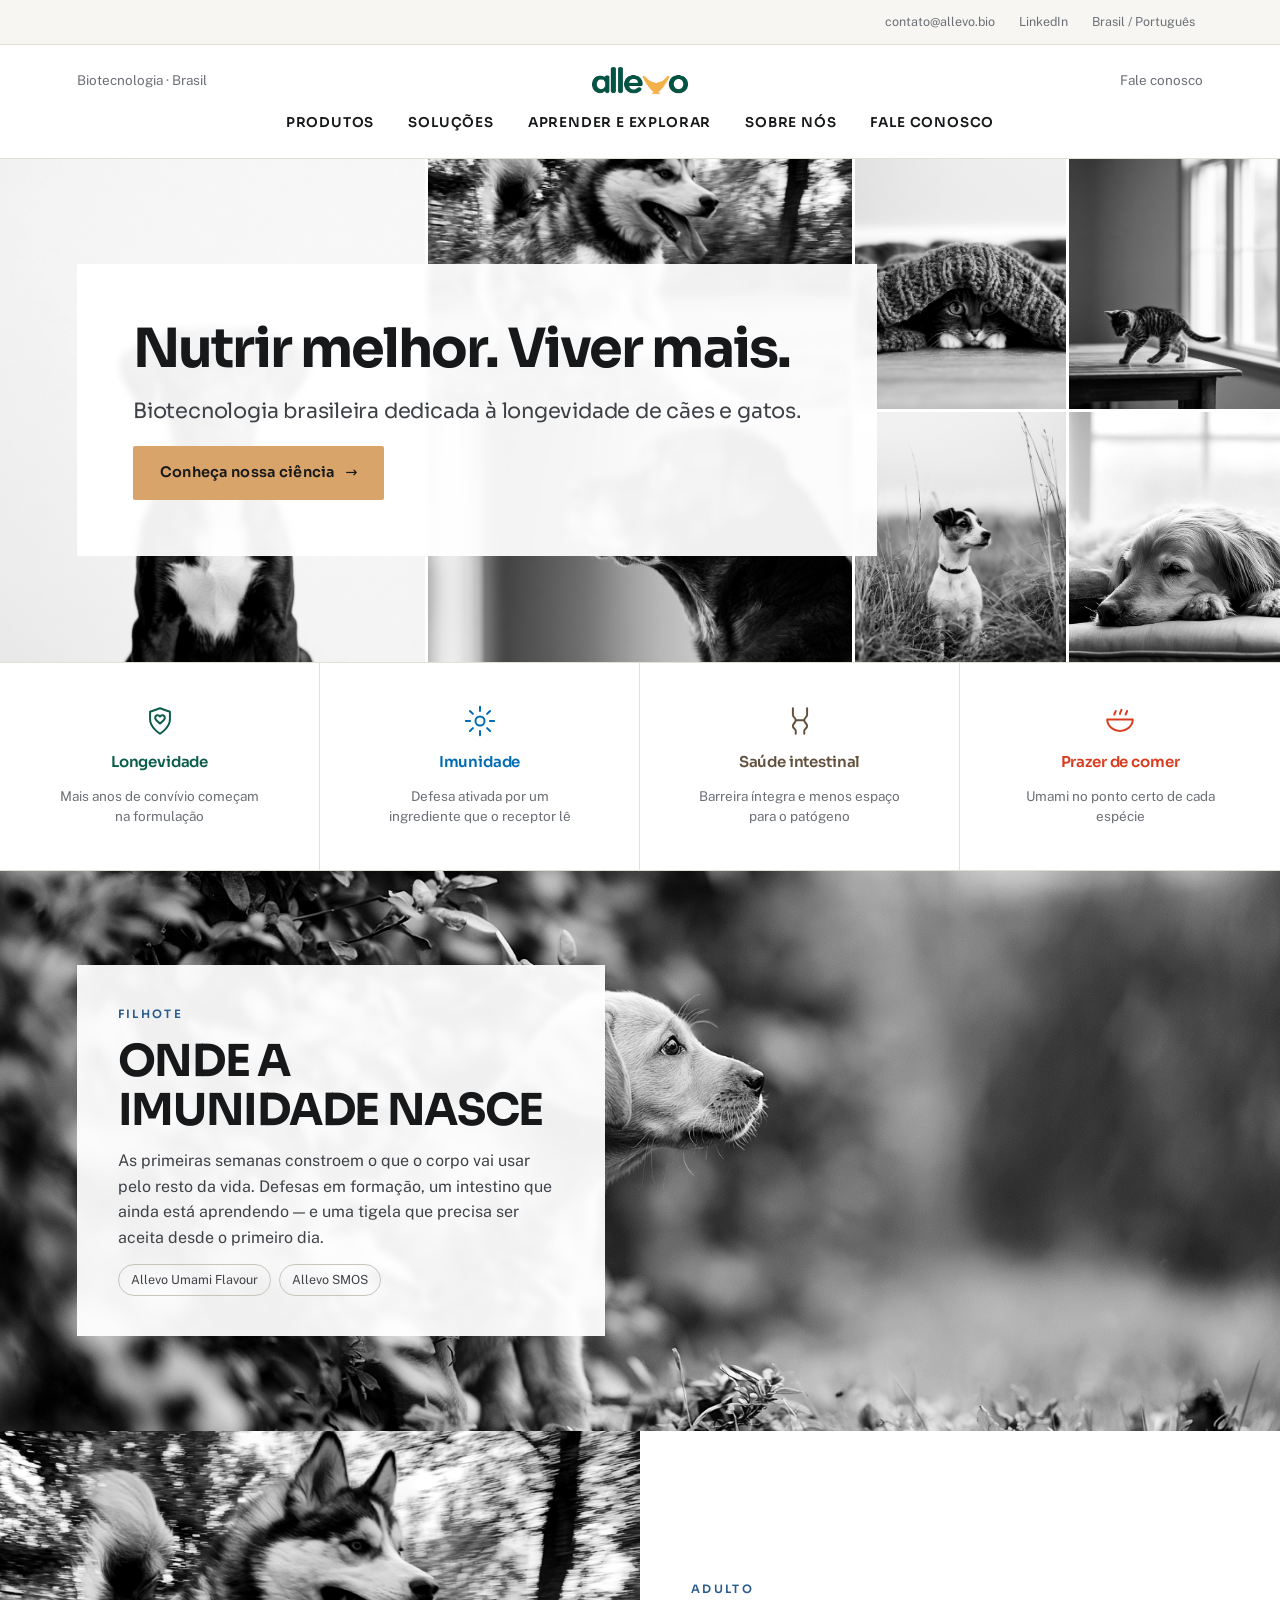
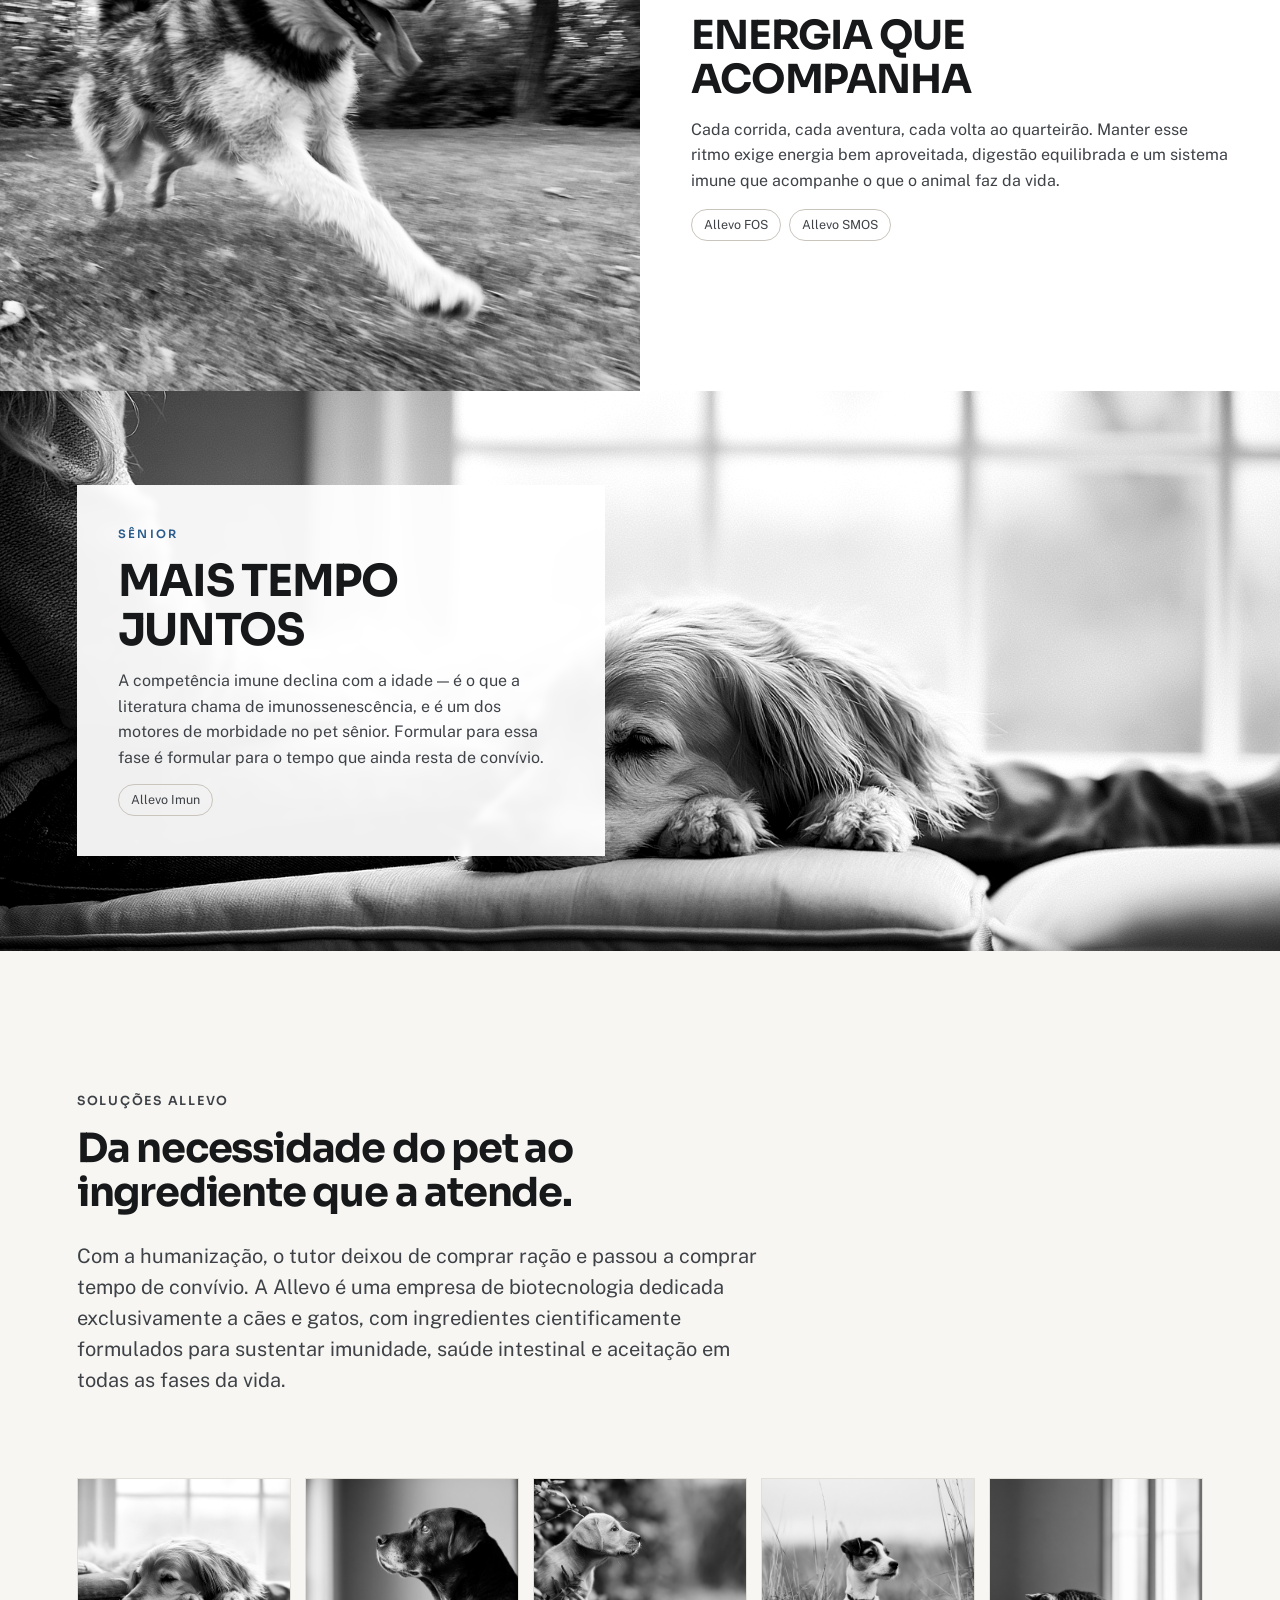
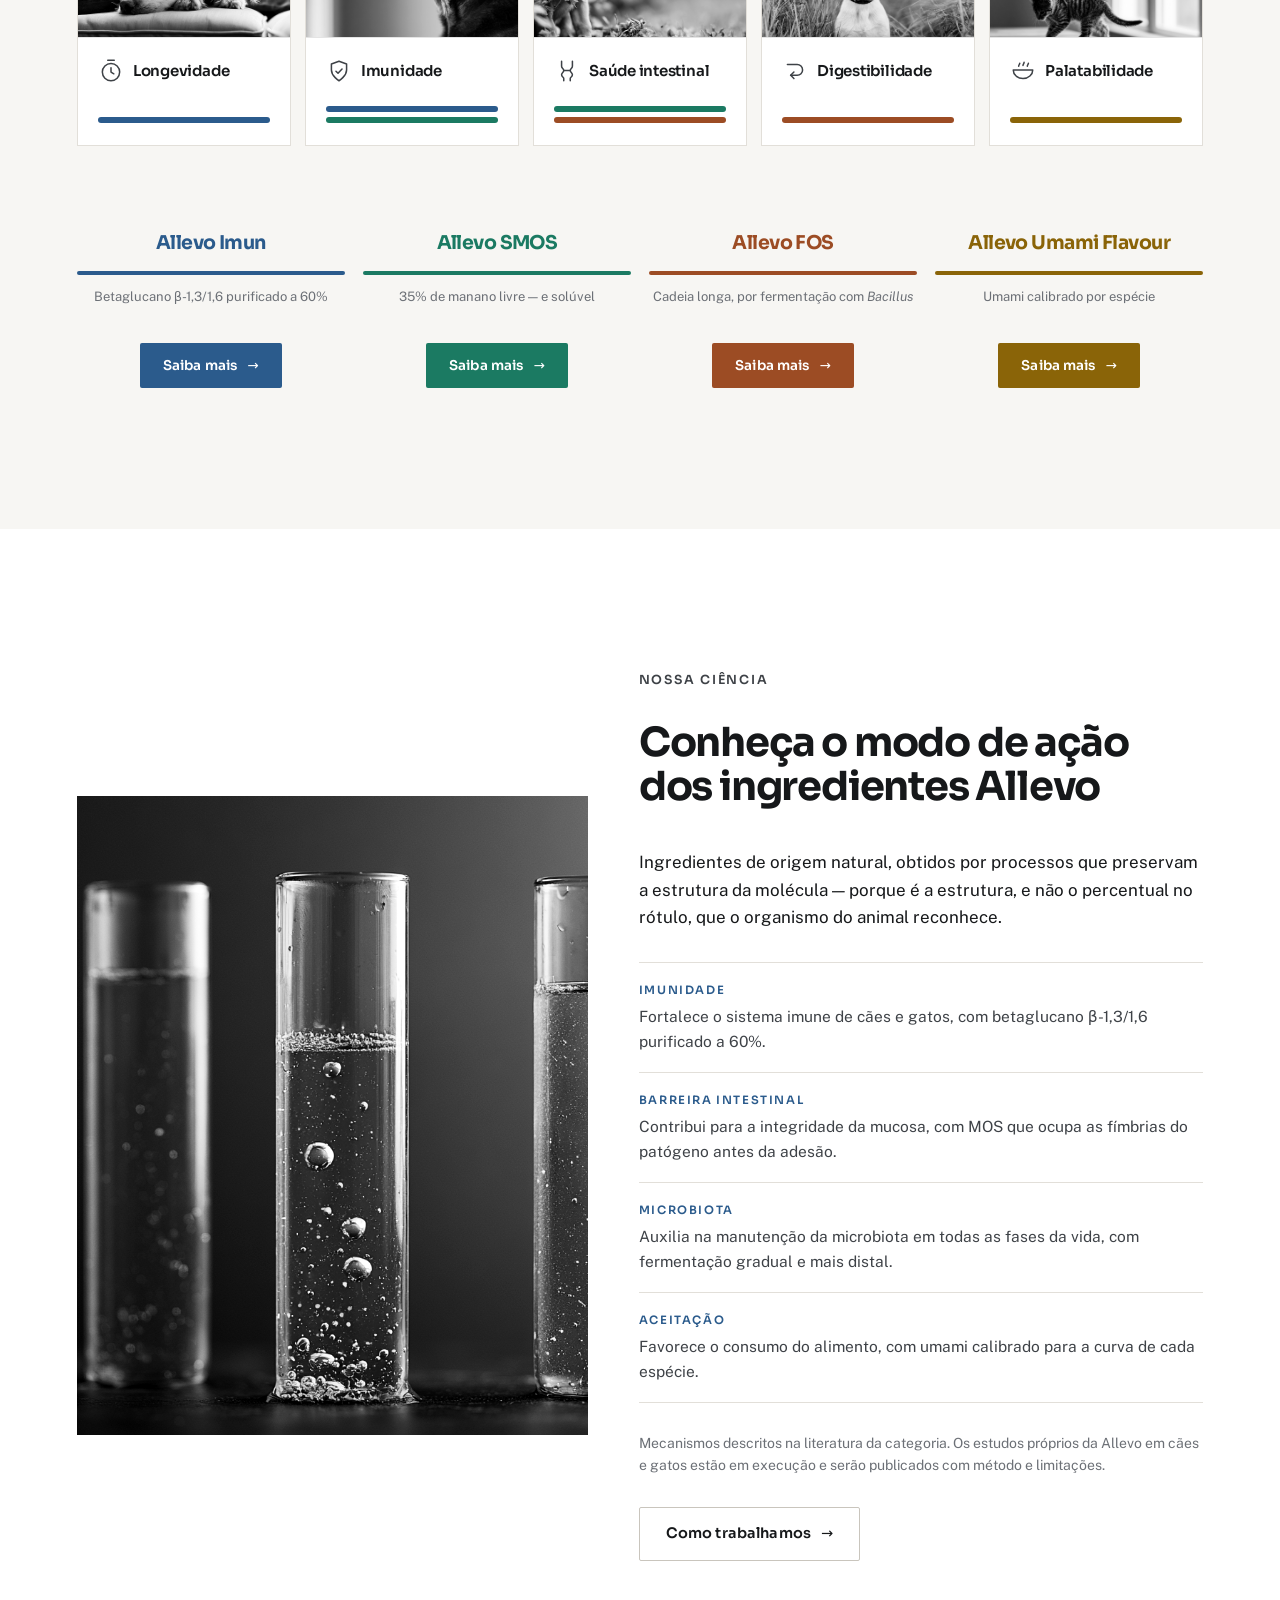
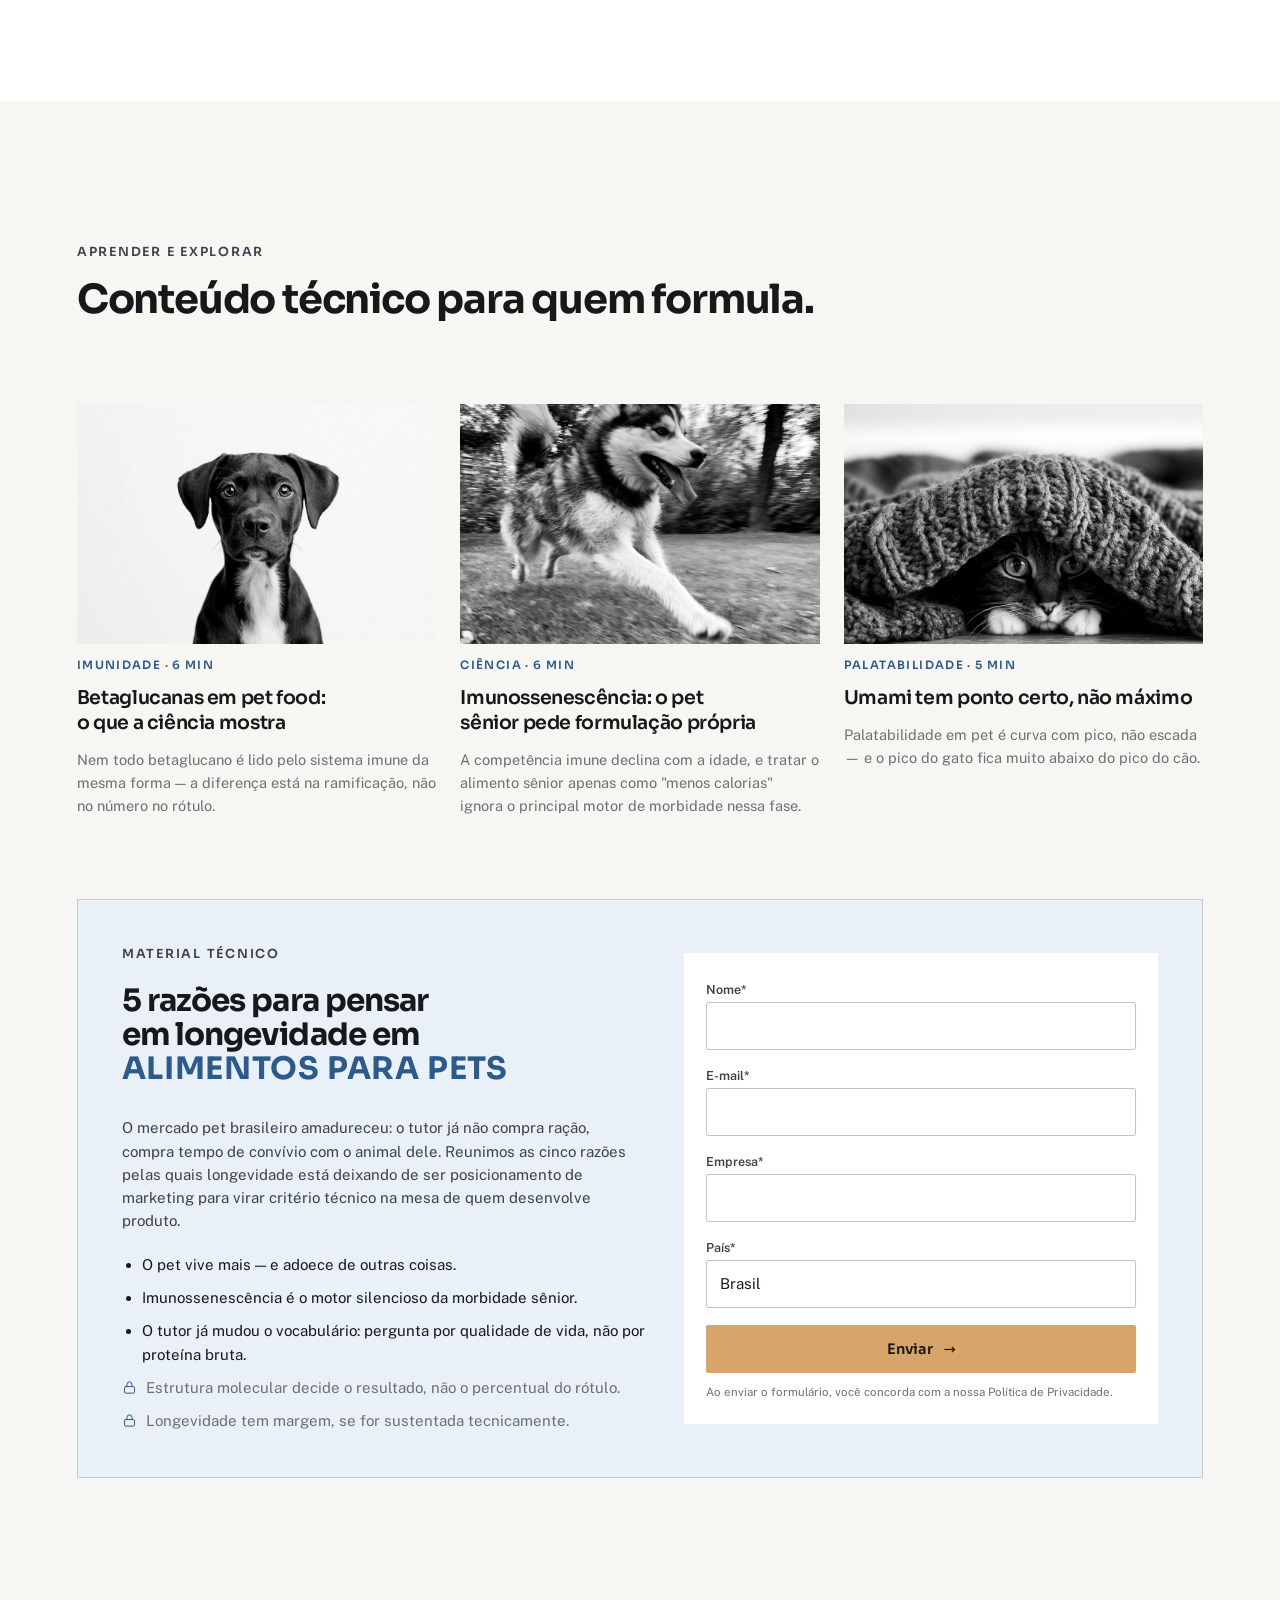
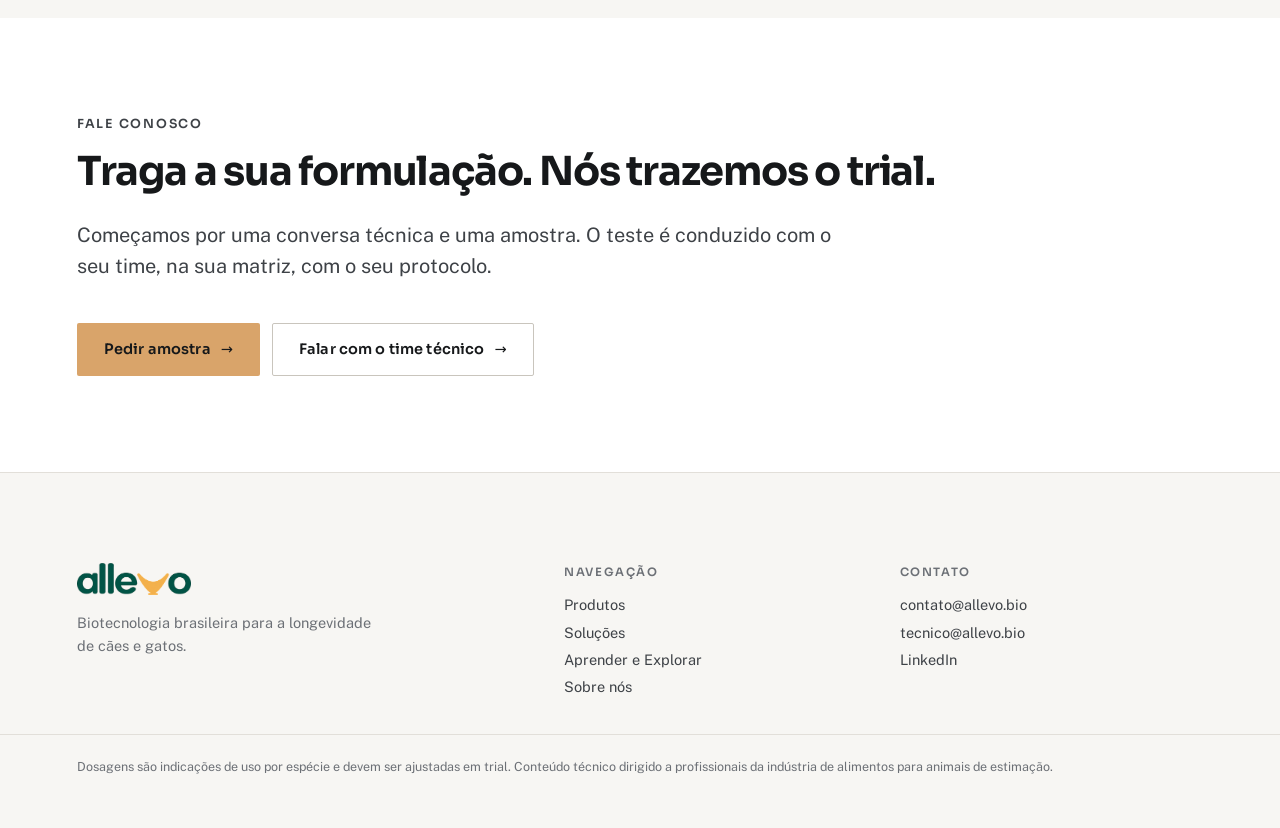
<file: index.html>
<!DOCTYPE html>
<html lang="pt-BR">
<head>
<meta charset="utf-8">
<meta name="viewport" content="width=device-width, initial-scale=1">
<title>Allevo — biotecnologia para a longevidade de cães e gatos</title>
<meta name="description" content="Ingredientes funcionais cientificamente formulados para pet food: betaglucano purificado, MOS solúvel, FOS de cadeia longa e levedura umami calibrada por espécie.">
<link rel="canonical" href="https://allevo.bio/">
<link rel="icon" href="favicon-32.png" type="image/png" sizes="32x32">
<link rel="icon" href="favicon-192.png" type="image/png" sizes="192x192">
<link rel="apple-touch-icon" href="apple-touch-icon.png">
<meta property="og:type" content="website">
<meta property="og:site_name" content="Allevo">
<meta property="og:locale" content="pt_BR">
<meta property="og:url" content="https://allevo.bio/">
<meta property="og:title" content="Allevo — biotecnologia para a longevidade de cães e gatos">
<meta property="og:description" content="Ingredientes funcionais cientificamente formulados para pet food: betaglucano purificado, MOS solúvel, FOS de cadeia longa e levedura umami calibrada por espécie.">
<meta property="og:image" content="https://allevo.bio/img/og-allevo.jpg">
<meta property="og:image:width" content="1200">
<meta property="og:image:height" content="630">
<meta name="twitter:card" content="summary_large_image">
<meta name="theme-color" content="#FFFFFF">
<link rel="preconnect" href="https://fonts.googleapis.com">
<link rel="preconnect" href="https://fonts.gstatic.com" crossorigin>
<link href="https://fonts.googleapis.com/css2?family=Sora:wght@400;600;700&family=Public+Sans:wght@400;500;600;700&display=swap" rel="stylesheet">
<link rel="stylesheet" href="styles.css?v=90b54918">
</head>
<body>

<div class="topbar">
  <div class="topbar-in">
    <a href="mailto:contato@allevo.bio">contato@allevo.bio</a>
    <a href="#">LinkedIn</a>
    <span>Brasil / Português</span>
  </div>
</div>

<header class="nav">
  <div class="nav-in">
    <div class="nav-side"><span>Biotecnologia · Brasil</span></div>
    <a class="wordmark" href="index.html"><img src="img/logo/logo-default.png" alt="Allevo" class="wordmark-img"></a>
    <div class="nav-side nav-side--r"><a href="#contato" style="color:inherit;text-decoration:none">Fale conosco</a></div>
  </div>
  <nav class="nav-links">
    <a href="produtos.html">Produtos</a>
    <div class="nav-drop">
      <a href="solucoes.html">Soluções</a>
      <div class="nav-drop-menu">
        <a href="solucoes-imunidade.html">Imunidade</a>
        <a href="solucoes-longevidade.html">Longevidade</a>
        <a href="solucoes-palatabilidade.html">Palatabilidade</a>
          <a href="solucoes-saude-digestiva.html">Saúde Digestiva</a>
      </div>
    </div>
    <a href="aprender.html">Aprender e Explorar</a>
    <a href="sobre.html">Sobre nós</a>
    <a href="#contato">Fale conosco</a>
  </nav>
  <div class="nav-mob">
    <div class="nav-mob-in">
      <a href="produtos.html">Produtos</a>
      <a href="solucoes.html">Soluções</a>
      <a href="aprender.html">Aprender e Explorar</a>
      <a href="sobre.html">Sobre nós</a>
      <a href="#contato">Fale conosco</a>
    </div>
  </div>
</header>

<main>

  <!-- ===================================================== HERO MOSAICO -->
  <section class="hero">
    <div class="mosaic" aria-hidden="true">
      <img class="bw" src="img/filhote-retrato.png" alt="" style="grid-column: span 2; grid-row: span 2;">
      <img class="bw" src="img/husky-correndo.png" alt="" style="grid-column: span 2;">
      <img class="bw" src="img/gato-cobertor.png" alt="">
      <img class="bw" src="img/gatinho-janela.png" alt="">
      <img class="bw" src="img/labrador-senior.png" alt="" style="grid-column: span 2;">
      <img class="bw" src="img/jack-russell-capim.png" alt="">
      <img class="bw" src="img/golden-tutor.png" alt="">
    </div>

    <div class="hero-panel">
      <div class="hero-panel-in">
        <div class="hero-card">
          <h1>Nutrir melhor. Viver mais.</h1>
          <p class="hero-sub">Biotecnologia brasileira dedicada à longevidade de cães e gatos.</p>
          <div class="btn-row">
            <a class="btn btn--primary" href="#ciencia">Conheça nossa ciência</a>
          </div>
        </div>
      </div>
    </div>
  </section>

  <!-- ===================================================== NECESSIDADES -->
  <section class="needs" aria-label="Necessidades do pet">
    <a class="need" href="solucoes-longevidade.html" style="--t: var(--t-longevidade); --t-sf: var(--t-longevidade-sf)">
      <svg viewBox="0 0 24 24" aria-hidden="true"><path d="M12 21s7-4.35 7-10V5.5L12 3 5 5.5V11c0 5.65 7 10 7 10Z"/><path d="M12 8.8c.9-1.4 3.4-1.1 3.4.9 0 1.7-2.2 3-3.4 4-1.2-1-3.4-2.3-3.4-4 0-2 2.5-2.3 3.4-.9Z"/></svg>
      <span class="need-t">Longevidade</span>
      <span class="need-d">Mais anos de convívio começam na formulação</span>
    </a>
    <a class="need" href="solucoes-imunidade.html" style="--t: var(--t-imunidade); --t-sf: var(--t-imunidade-sf)">
      <svg viewBox="0 0 24 24" aria-hidden="true"><circle cx="12" cy="12" r="3.2"/><path d="M12 2v3M12 19v3M2 12h3M19 12h3M4.9 4.9l2.1 2.1M17 17l2.1 2.1M19.1 4.9 17 7M7 17l-2.1 2.1"/></svg>
      <span class="need-t">Imunidade</span>
      <span class="need-d">Defesa ativada por um ingrediente que o receptor lê</span>
    </a>
    <a class="need" href="solucoes-saude-digestiva.html" style="--t: var(--t-saude); --t-sf: var(--t-saude-sf)">
      <svg viewBox="0 0 24 24" aria-hidden="true"><path d="M7 3v4.5c0 2 2 2.2 2 4s-2 2-2 4 2 2 2 3.5V21"/><path d="M17 3v4.5c0 2-2 2.2-2 4s2 2 2 4-2 2-2 3.5V21"/><path d="M9 11.5h6"/></svg>
      <span class="need-t">Saúde intestinal</span>
      <span class="need-d">Barreira íntegra e menos espaço para o patógeno</span>
    </a>
    <a class="need" href="solucoes-palatabilidade.html" style="--t: var(--t-palatabilidade); --t-sf: var(--t-palatabilidade-sf)">
      <svg viewBox="0 0 24 24" aria-hidden="true"><path d="M3 11h18c0 4.4-4 8-9 8s-9-3.6-9-8Z"/><path d="M8 7.5c0-1.2 1-1.6 1-2.6M12 7c0-1.4 1-1.8 1-3M16 7.5c0-1.2 1-1.6 1-2.6"/></svg>
      <span class="need-t">Prazer de comer</span>
      <span class="need-d">Umami no ponto certo de cada espécie</span>
    </a>
  </section>

  <!-- ===================================================== ATO 1 -->
  <section class="act">
    <img class="act-photo bw" loading="lazy" src="img/filhote-jardim.png" alt="Filhote explorando o jardim">
    <div class="act-overlay">
      <div class="act-in">
        <div class="act-copy">
          <span class="act-kicker">Filhote</span>
          <h2>Onde a imunidade nasce</h2>
          <p>As primeiras semanas constroem o que o corpo vai usar pelo resto da vida. Defesas em formação, um intestino que ainda está aprendendo — e uma tigela que precisa ser aceita desde o primeiro dia.</p>
          <div class="act-tags">
            <span class="act-tag">Allevo Umami Flavour</span>
            <span class="act-tag">Allevo SMOS</span>
          </div>
        </div>
      </div>
    </div>
  </section>

  <!-- ===================================================== ATO 2 (split) -->
  <section class="act-split">
    <img class="bw" loading="lazy" src="img/husky-correndo.png" alt="Cão correndo em ritmo acelerado">
    <div class="act-split-copy">
      <span class="act-kicker">Adulto</span>
      <h2>Energia que acompanha</h2>
      <p>Cada corrida, cada aventura, cada volta ao quarteirão. Manter esse ritmo exige energia bem aproveitada, digestão equilibrada e um sistema imune que acompanhe o que o animal faz da vida.</p>
      <div class="act-tags">
        <span class="act-tag">Allevo FOS</span>
        <span class="act-tag">Allevo SMOS</span>
      </div>
    </div>
  </section>

  <!-- ===================================================== ATO 3 -->
  <section class="act">
    <img class="act-photo bw" loading="lazy" src="img/golden-tutor.png" alt="Cão idoso descansando ao lado da tutora">
    <div class="act-overlay">
      <div class="act-in">
        <div class="act-copy">
          <span class="act-kicker">Sênior</span>
          <h2>Mais tempo juntos</h2>
          <p>A competência imune declina com a idade — é o que a literatura chama de imunossenescência, e é um dos motores de morbidade no pet sênior. Formular para essa fase é formular para o tempo que ainda resta de convívio.</p>
          <div class="act-tags">
            <span class="act-tag">Allevo Imun</span>
          </div>
        </div>
      </div>
    </div>
  </section>

  <!-- ===================================== BENEFÍCIOS × PRODUTOS -->
  <section class="band band--paper">
    <div class="spine stack g56 reveal">
      <div class="stack g16" style="max-width:70ch">
        <p class="eyebrow">Soluções Allevo</p>
        <h2>Da necessidade do pet ao ingrediente que a atende.</h2>
        <p class="lede">Com a humanização, o tutor deixou de comprar ração e passou a comprar tempo de convívio. A Allevo é uma empresa de biotecnologia dedicada exclusivamente a cães e gatos, com ingredientes cientificamente formulados para sustentar imunidade, saúde intestinal e aceitação em todas as fases da vida.</p>
      </div>

      <div class="benefits">
        <div class="benefit">
          <img class="benefit-photo bw" src="img/golden-tutor.png" alt="Cão idoso ao lado da tutora" loading="lazy">
          <div class="benefit-body">
            <div class="benefit-head"><svg viewBox="0 0 24 24" aria-hidden="true"><circle cx="12" cy="13" r="8"/><path d="M12 9v4l2.6 1.6M9 2h6"/></svg><span class="benefit-t">Longevidade</span></div>
            <div class="bars"><i class="b-imun"></i></div>
          </div>
        </div>
        <div class="benefit">
          <img class="benefit-photo bw" src="img/labrador-senior.png" alt="Cão adulto em retrato" loading="lazy">
          <div class="benefit-body">
            <div class="benefit-head"><svg viewBox="0 0 24 24" aria-hidden="true"><path d="M12 21s7-4.35 7-10V5.5L12 3 5 5.5V11c0 5.65 7 10 7 10Z"/><path d="M9.2 12.2l1.9 1.9 3.7-3.9"/></svg><span class="benefit-t">Imunidade</span></div>
            <div class="bars"><i class="b-imun"></i><i class="b-mos"></i></div>
          </div>
        </div>
        <div class="benefit">
          <img class="benefit-photo bw" src="img/filhote-jardim.png" alt="Filhote explorando o jardim" loading="lazy">
          <div class="benefit-body">
            <div class="benefit-head"><svg viewBox="0 0 24 24" aria-hidden="true"><path d="M7 3v4.5c0 2 2 2.2 2 4s-2 2-2 4 2 2 2 3.5V21"/><path d="M17 3v4.5c0 2-2 2.2-2 4s2 2 2 4-2 2-2 3.5V21"/><path d="M9 11.5h6"/></svg><span class="benefit-t">Saúde intestinal</span></div>
            <div class="bars"><i class="b-mos"></i><i class="b-fos"></i></div>
          </div>
        </div>
        <div class="benefit">
          <img class="benefit-photo bw" src="img/jack-russell-capim.png" alt="Cão adulto no capim alto" loading="lazy">
          <div class="benefit-body">
            <div class="benefit-head"><svg viewBox="0 0 24 24" aria-hidden="true"><path d="M5 6h9a5 5 0 0 1 0 10H8"/><path d="M11 13l-3 3 3 3"/></svg><span class="benefit-t">Digestibilidade</span></div>
            <div class="bars"><i class="b-fos"></i></div>
          </div>
        </div>
        <div class="benefit">
          <img class="benefit-photo bw" src="img/gatinho-janela.png" alt="Gato filhote na janela" loading="lazy">
          <div class="benefit-body">
            <div class="benefit-head"><svg viewBox="0 0 24 24" aria-hidden="true"><path d="M3 11h18c0 4.4-4 8-9 8s-9-3.6-9-8Z"/><path d="M8 7.5c0-1.2 1-1.6 1-2.6M12 7c0-1.4 1-1.8 1-3M16 7.5c0-1.2 1-1.6 1-2.6"/></svg><span class="benefit-t">Palatabilidade</span></div>
            <div class="bars"><i class="b-umami"></i></div>
          </div>
        </div>
      </div>

      <div class="brands">
        <div class="brand brand--imun">
          <span class="brand-name">Allevo Imun</span>
          <span class="brand-rule"></span>
          <span class="brand-note">Betaglucano β-1,3/1,6 purificado a 60%</span>
          <a class="btn" href="produtos.html#imun">Saiba mais</a>
        </div>
        <div class="brand brand--mos">
          <span class="brand-name">Allevo SMOS</span>
          <span class="brand-rule"></span>
          <span class="brand-note">35% de manano livre — e solúvel</span>
          <a class="btn" href="produtos.html#mos">Saiba mais</a>
        </div>
        <div class="brand brand--fos">
          <span class="brand-name">Allevo FOS</span>
          <span class="brand-rule"></span>
          <span class="brand-note">Cadeia longa, por fermentação com <em>Bacillus</em></span>
          <a class="btn" href="produtos.html#fos">Saiba mais</a>
        </div>
        <div class="brand brand--umami">
          <span class="brand-name">Allevo Umami Flavour</span>
          <span class="brand-rule"></span>
          <span class="brand-note">Umami calibrado por espécie</span>
          <a class="btn" href="produtos.html#umami">Saiba mais</a>
        </div>
      </div>
    </div>
  </section>

  <!-- ===================================================== CIÊNCIA -->
  <section class="band" id="ciencia">
    <div class="spine sci reveal">
      <img class="bw sci-photo" src="img/ciencia-vidraria.png" alt="Vidraria de laboratório em fermentação" loading="lazy">
      <div class="stack g24">
        <p class="eyebrow">Nossa ciência</p>
        <h2>Conheça o modo de ação dos ingredientes Allevo</h2>
        <p>Ingredientes de origem natural, obtidos por processos que preservam a estrutura da molécula — porque é a estrutura, e não o percentual no rótulo, que o organismo do animal reconhece.</p>
        <div class="sci-list">
          <div class="sci-item">
            <span class="sci-k">Imunidade</span>
            <span class="sci-v">Fortalece o sistema imune de cães e gatos, com betaglucano β-1,3/1,6 purificado a 60%.</span>
          </div>
          <div class="sci-item">
            <span class="sci-k">Barreira intestinal</span>
            <span class="sci-v">Contribui para a integridade da mucosa, com MOS que ocupa as fímbrias do patógeno antes da adesão.</span>
          </div>
          <div class="sci-item">
            <span class="sci-k">Microbiota</span>
            <span class="sci-v">Auxilia na manutenção da microbiota em todas as fases da vida, com fermentação gradual e mais distal.</span>
          </div>
          <div class="sci-item">
            <span class="sci-k">Aceitação</span>
            <span class="sci-v">Favorece o consumo do alimento, com umami calibrado para a curva de cada espécie.</span>
          </div>
        </div>
        <p class="small">Mecanismos descritos na literatura da categoria. Os estudos próprios da Allevo em cães e gatos estão em execução e serão publicados com método e limitações.</p>
        <div class="btn-row"><a class="btn btn--outline" href="sobre.html">Como trabalhamos</a></div>
      </div>
    </div>
  </section>

  <!-- ===================================================== APRENDER -->
  <section class="band band--paper">
    <div class="spine stack g56 reveal">
      <div class="stack g16">
        <p class="eyebrow">Aprender e Explorar</p>
        <h2>Conteúdo técnico para quem formula.</h2>
      </div>

      <div class="posts">
        <a class="post" href="aprender.html#betaglucanas">
          <img class="post-img bw" src="img/filhote-retrato.png" alt="" loading="lazy">
          <span class="post-meta">Imunidade · 6 min</span>
          <h3>Betaglucanas em pet food: o que a ciência mostra</h3>
          <p>Nem todo betaglucano é lido pelo sistema imune da mesma forma — a diferença está na ramificação, não no número no rótulo.</p>
        </a>
        <a class="post" href="aprender.html#imunossenescencia">
          <img class="post-img bw" src="img/husky-correndo.png" alt="" loading="lazy">
          <span class="post-meta">Ciência · 6 min</span>
          <h3>Imunossenescência: o pet sênior pede formulação própria</h3>
          <p>A competência imune declina com a idade, e tratar o alimento sênior apenas como "menos calorias" ignora o principal motor de morbidade nessa fase.</p>
        </a>
        <a class="post" href="aprender.html#umami">
          <img class="post-img bw" src="img/gato-cobertor.png" alt="" loading="lazy">
          <span class="post-meta">Palatabilidade · 5 min</span>
          <h3>Umami tem ponto certo, não máximo</h3>
          <p>Palatabilidade em pet é curva com pico, não escada — e o pico do gato fica muito abaixo do pico do cão.</p>
        </a>
      </div>

      <!-- Material rico -->
      <div class="gated">
        <div class="stack g20">
          <p class="eyebrow">Material técnico</p>
          <h2 style="font-size:clamp(23px,2.6vw,31px)">5 razões para pensar em longevidade em<br><span class="blue" style="letter-spacing:0.02em">ALIMENTOS PARA PETS</span></h2>
          <p class="small" style="font-size:15px;color:var(--ink-2)">O mercado pet brasileiro amadureceu: o tutor já não compra ração, compra tempo de convívio com o animal dele. Reunimos as cinco razões pelas quais longevidade está deixando de ser posicionamento de marketing para virar critério técnico na mesa de quem desenvolve produto.</p>
          <ul>
            <li>O pet vive mais — e adoece de outras coisas.</li>
            <li>Imunossenescência é o motor silencioso da morbidade sênior.</li>
            <li>O tutor já mudou o vocabulário: pergunta por qualidade de vida, não por proteína bruta.</li>
            <li class="locked"><svg viewBox="0 0 24 24" aria-hidden="true"><rect x="4" y="10.5" width="16" height="10.5" rx="2"/><path d="M8 10.5V7a4 4 0 0 1 8 0v3.5"/></svg><span>Estrutura molecular decide o resultado, não o percentual do rótulo.</span></li>
            <li class="locked"><svg viewBox="0 0 24 24" aria-hidden="true"><rect x="4" y="10.5" width="16" height="10.5" rx="2"/><path d="M8 10.5V7a4 4 0 0 1 8 0v3.5"/></svg><span>Longevidade tem margem, se for sustentada tecnicamente.</span></li>
          </ul>
        </div>

        <form class="form" action="#" method="post" onsubmit="return false;">
          <div><label for="f-nome">Nome*</label><input id="f-nome" name="nome" type="text" autocomplete="name" required></div>
          <div><label for="f-mail">E-mail*</label><input id="f-mail" name="email" type="email" autocomplete="email" required></div>
          <div><label for="f-emp">Empresa*</label><input id="f-emp" name="empresa" type="text" autocomplete="organization" required></div>
          <div><label for="f-pais">País*</label><input id="f-pais" name="pais" type="text" autocomplete="country-name" value="Brasil" required></div>
          <button class="btn btn--primary" type="submit" style="justify-content:center;margin-top:6px">Enviar</button>
          <p class="small" style="font-size:11.5px">Ao enviar o formulário, você concorda com a nossa Política de Privacidade.</p>
        </form>
      </div>
    </div>
  </section>

  <!-- ===================================================== CONTATO -->
  <section class="band band--tight" id="contato">
    <div class="spine stack g32 reveal">
      <div class="stack g16">
        <p class="eyebrow">Fale conosco</p>
        <h2>Traga a sua formulação. Nós trazemos o trial.</h2>
        <p class="lede">Começamos por uma conversa técnica e uma amostra. O teste é conduzido com o seu time, na sua matriz, com o seu protocolo.</p>
      </div>
      <div class="btn-row">
        <a class="btn btn--primary" href="mailto:contato@allevo.bio?subject=Pedido%20de%20amostra">Pedir amostra</a>
        <a class="btn btn--outline" href="mailto:tecnico@allevo.bio?subject=Conversa%20t%C3%A9cnica">Falar com o time técnico</a>
      </div>
    </div>
  </section>

</main>

<footer>
  <div class="spine foot">
    <div class="stack g16">
      <a class="wordmark" href="index.html"><img src="img/logo/logo-default.png" alt="Allevo" class="wordmark-img"></a>
      <p style="color:var(--muted);font-size:14.5px;max-width:34ch">Biotecnologia brasileira para a longevidade de cães e gatos.</p>
    </div>
    <div>
      <h4>Navegação</h4>
      <div class="foot-col">
        <a href="produtos.html">Produtos</a>
        <a href="solucoes.html">Soluções</a>
        <a href="aprender.html">Aprender e Explorar</a>
        <a href="sobre.html">Sobre nós</a>
      </div>
    </div>
    <div>
      <h4>Contato</h4>
      <div class="foot-col">
        <a href="mailto:contato@allevo.bio">contato@allevo.bio</a>
        <a href="mailto:tecnico@allevo.bio">tecnico@allevo.bio</a>
        <a href="#">LinkedIn</a>
      </div>
    </div>
  </div>
  <div class="spine foot-bottom">
    Dosagens são indicações de uso por espécie e devem ser ajustadas em trial. Conteúdo técnico dirigido a profissionais da indústria de alimentos para animais de estimação.
  </div>
</footer>

<script src="reveal.js"></script>
</body>
</html>
</file>
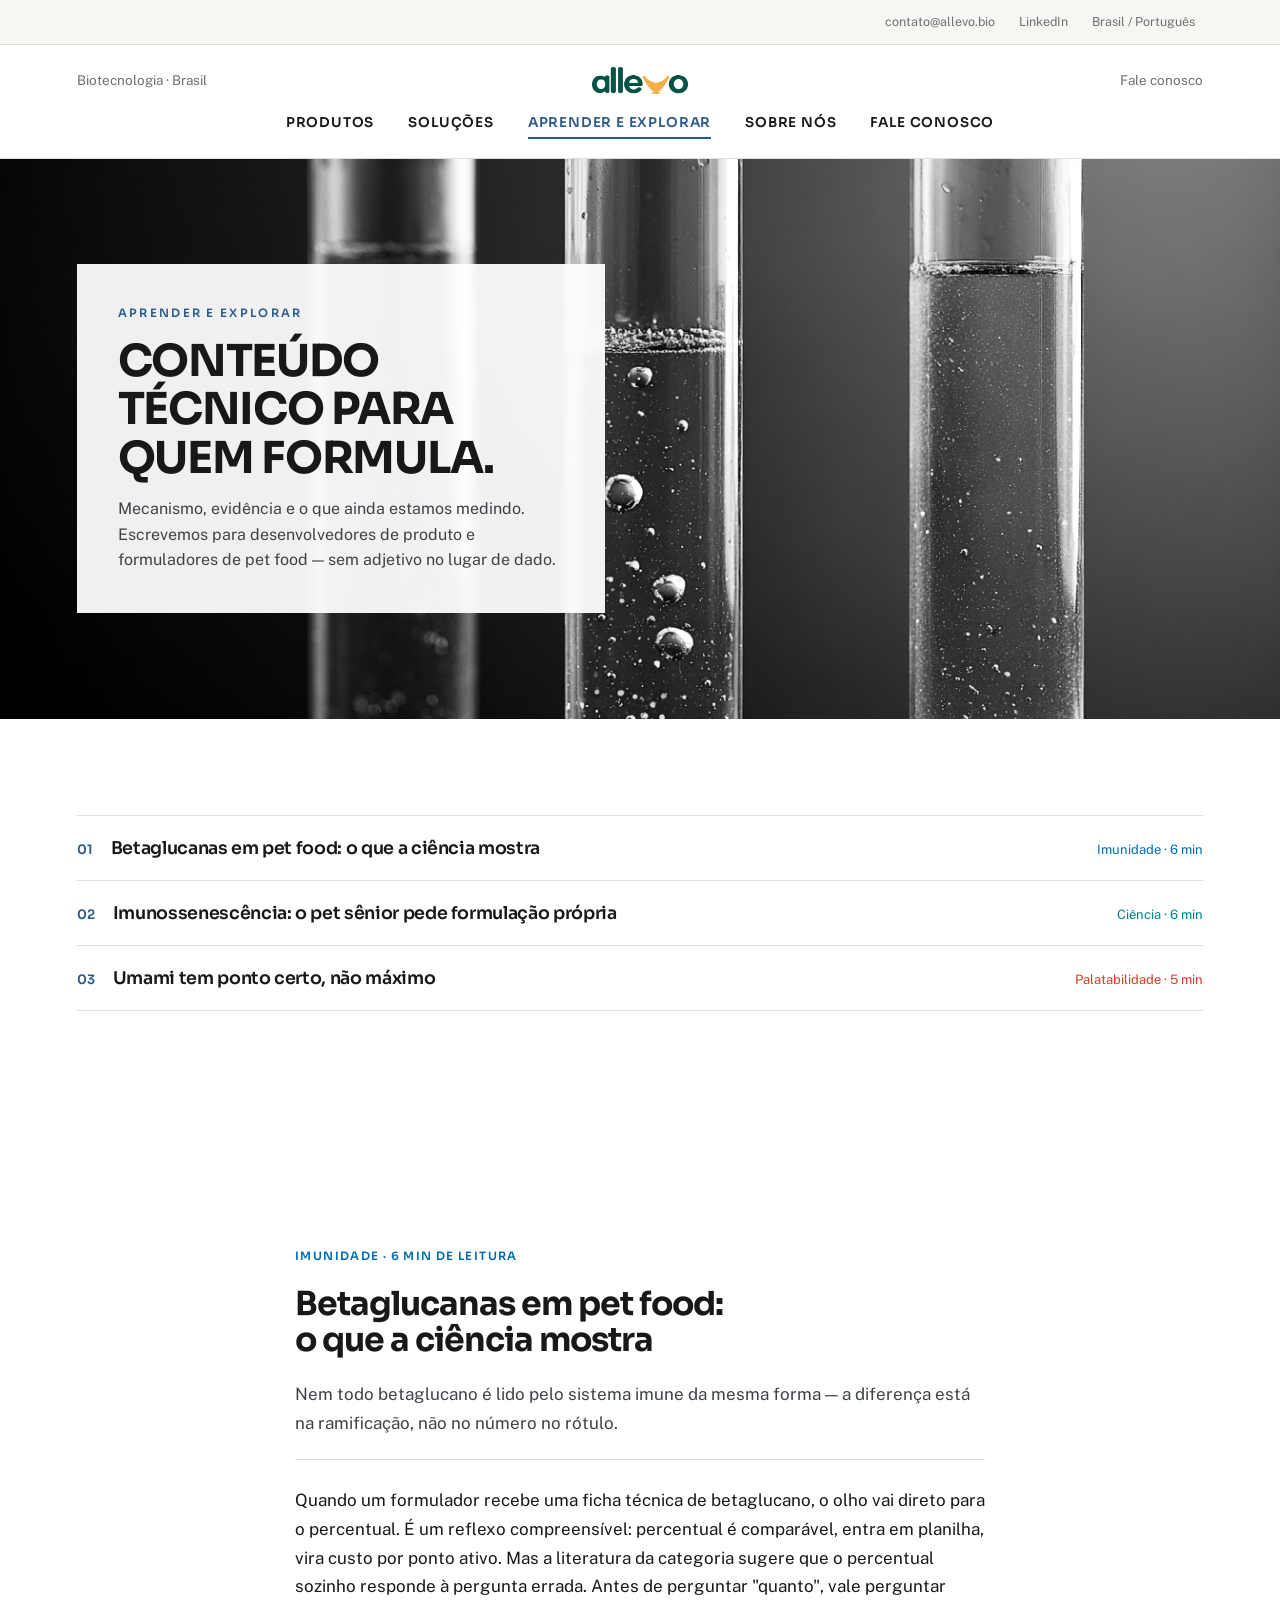
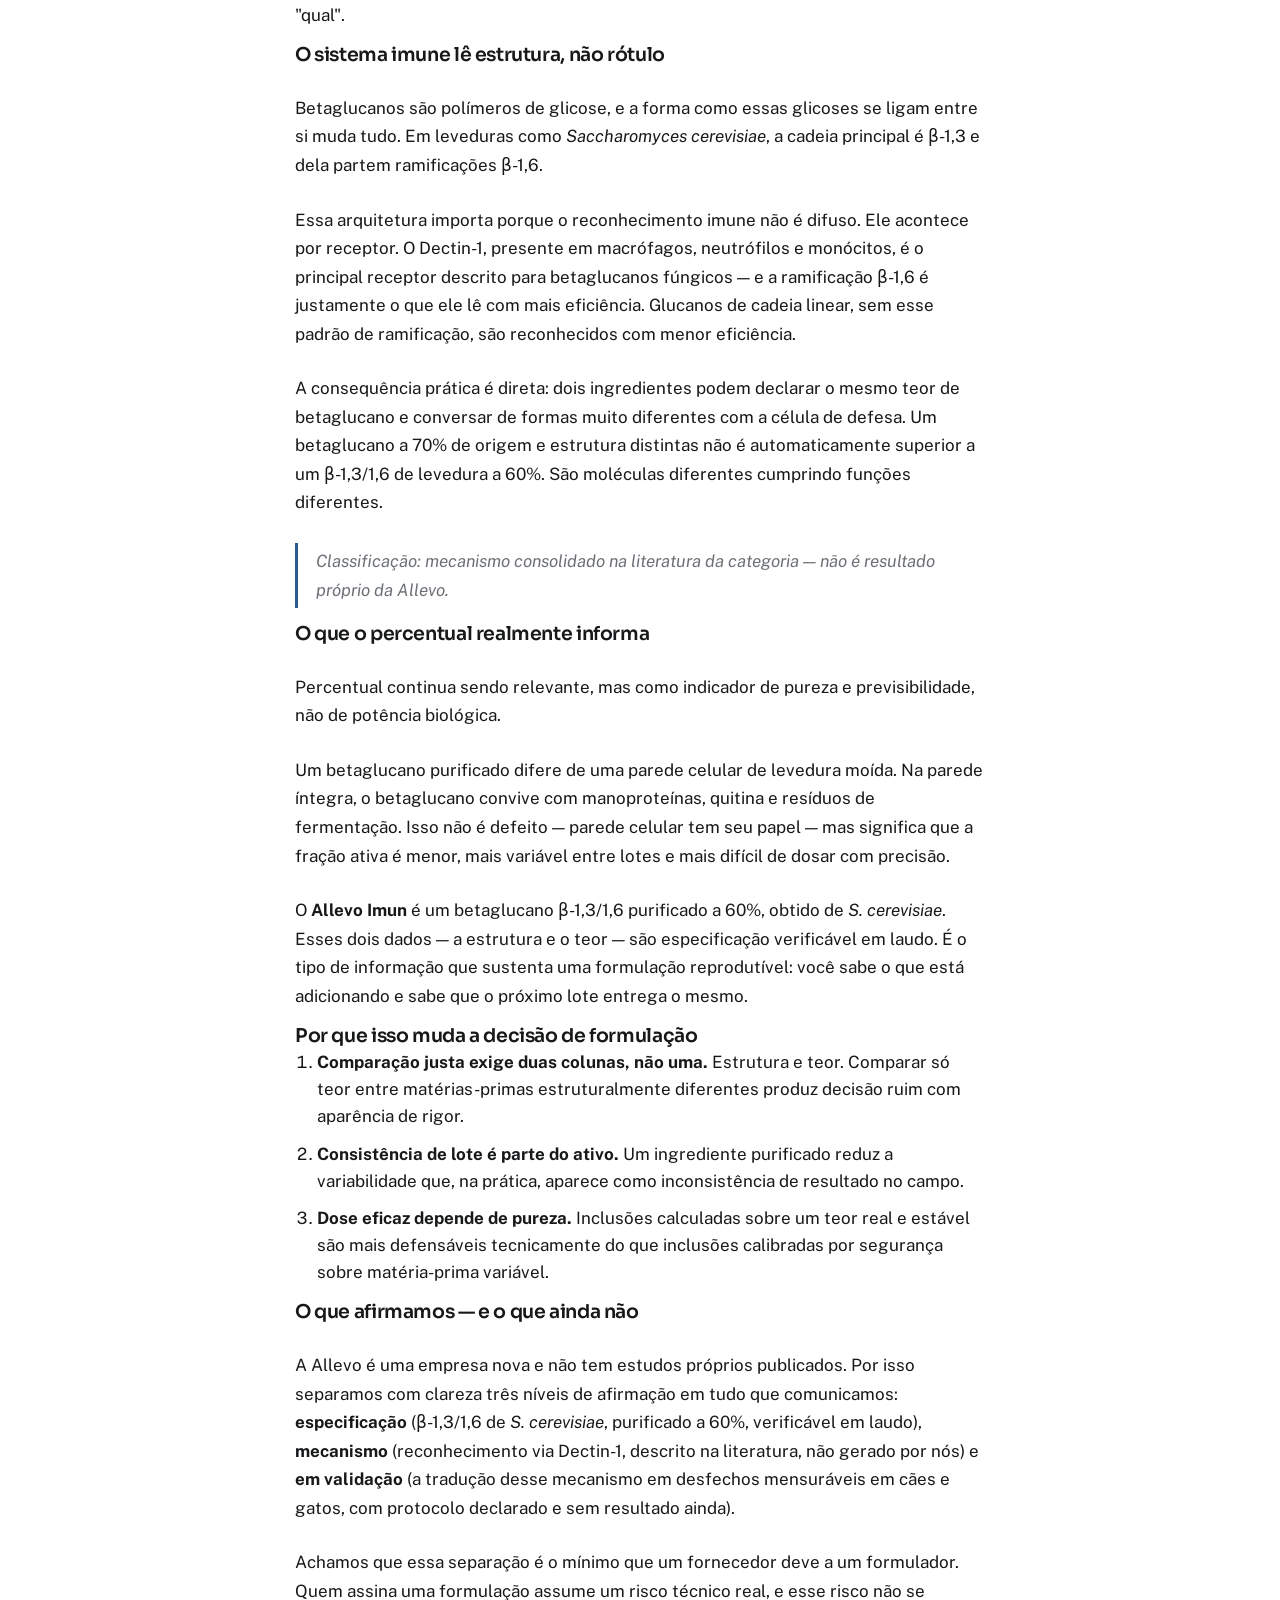
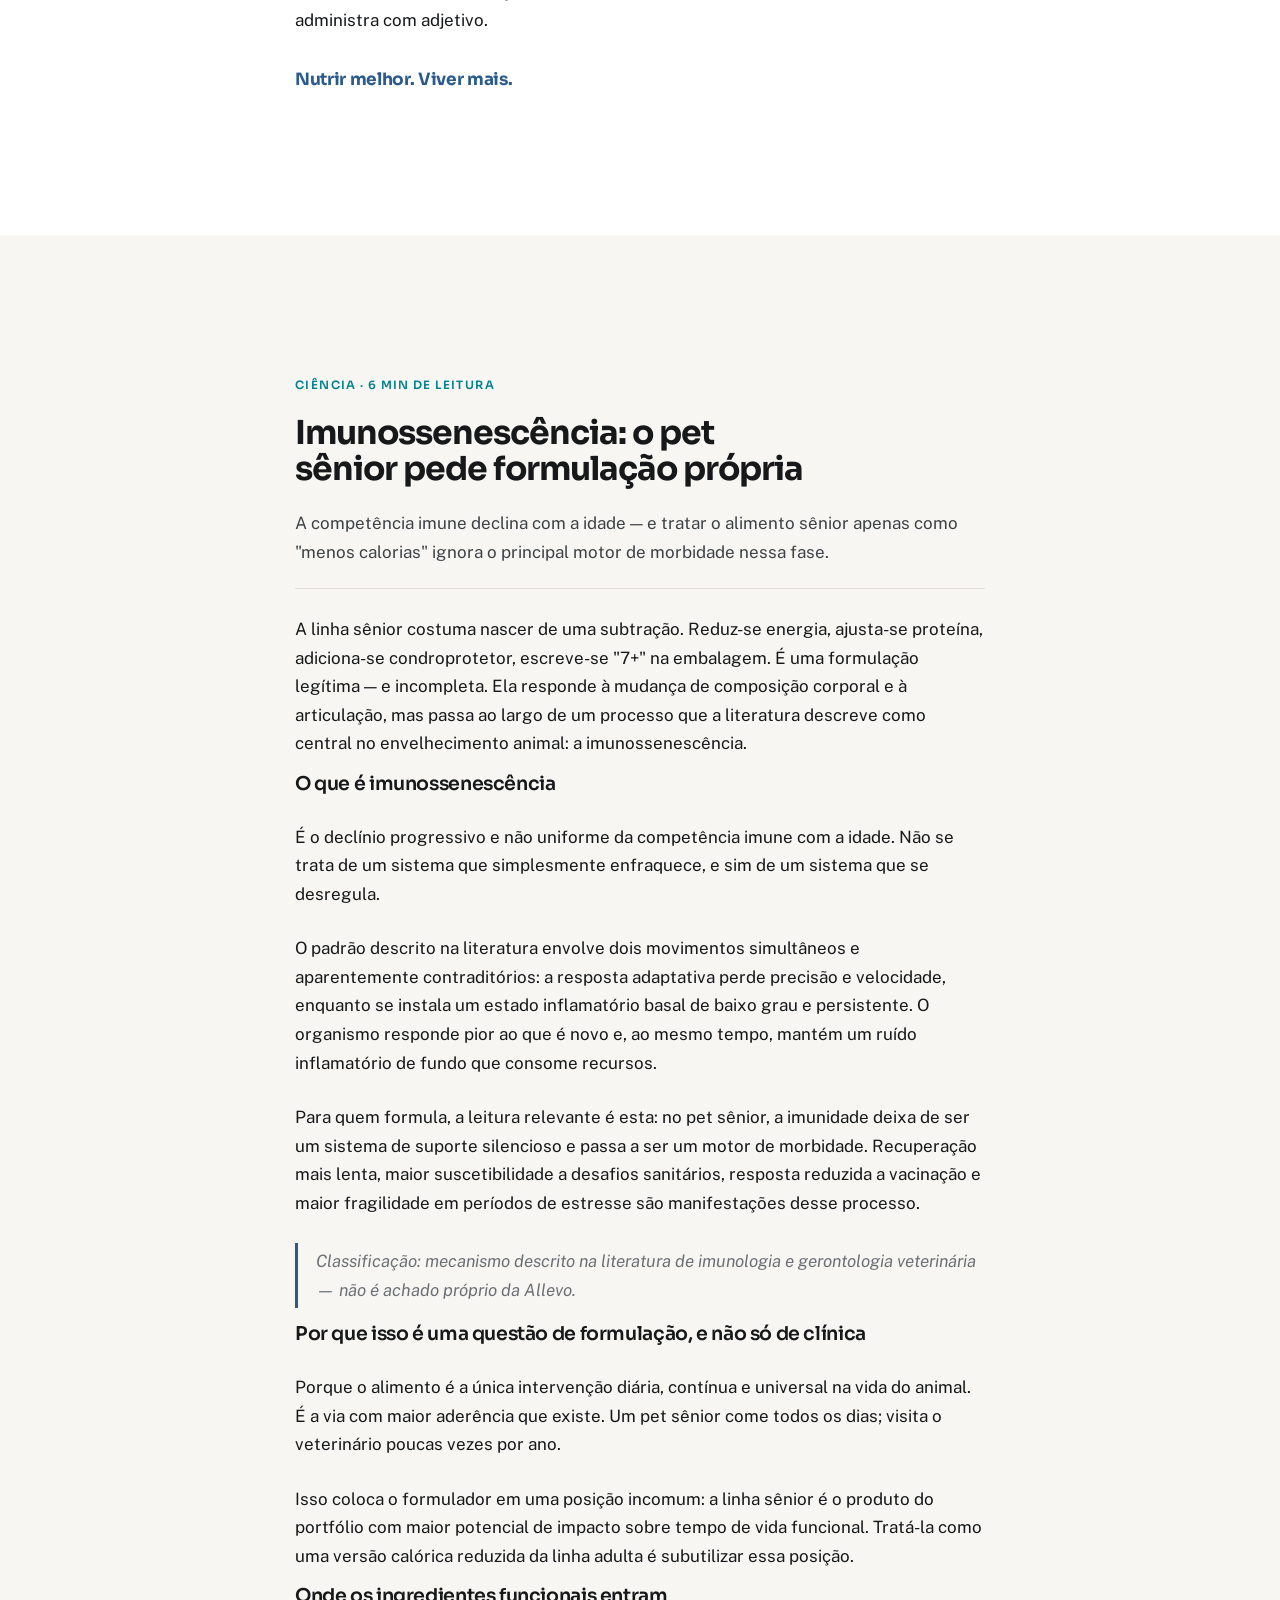
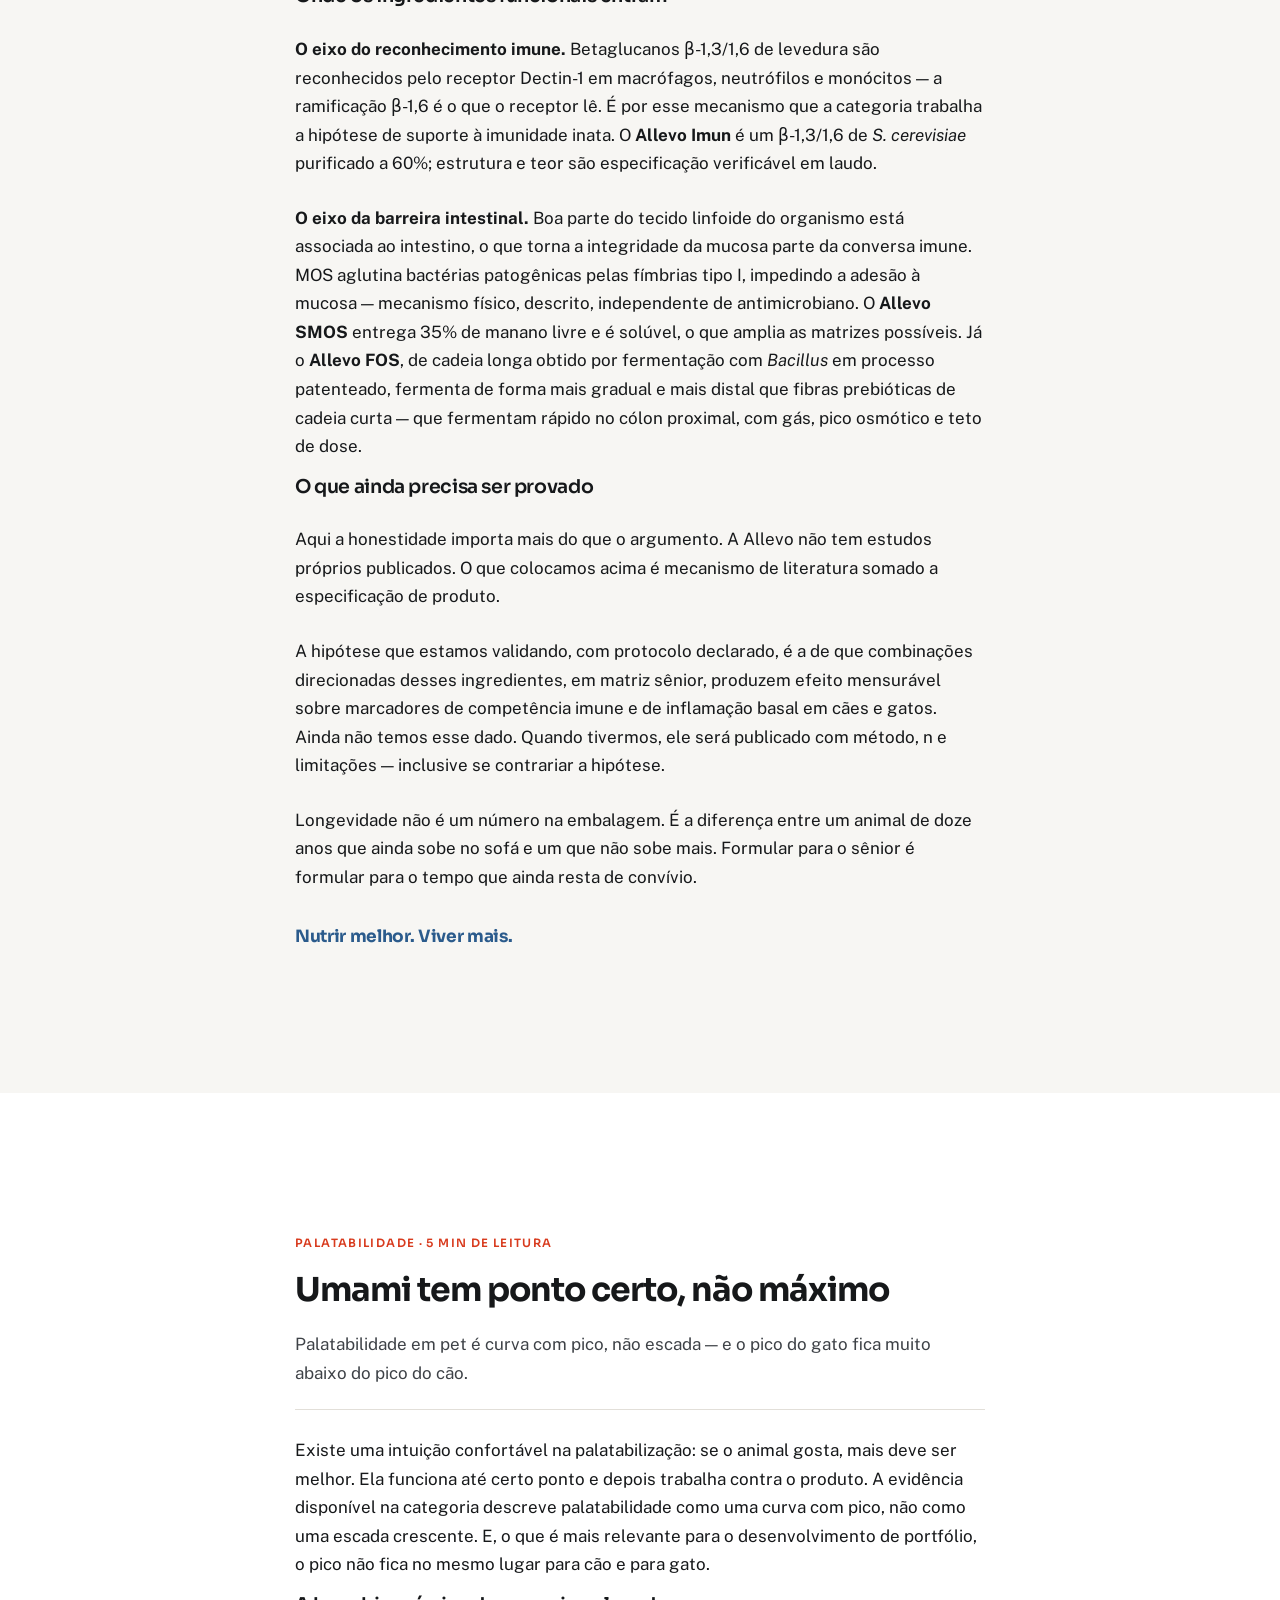
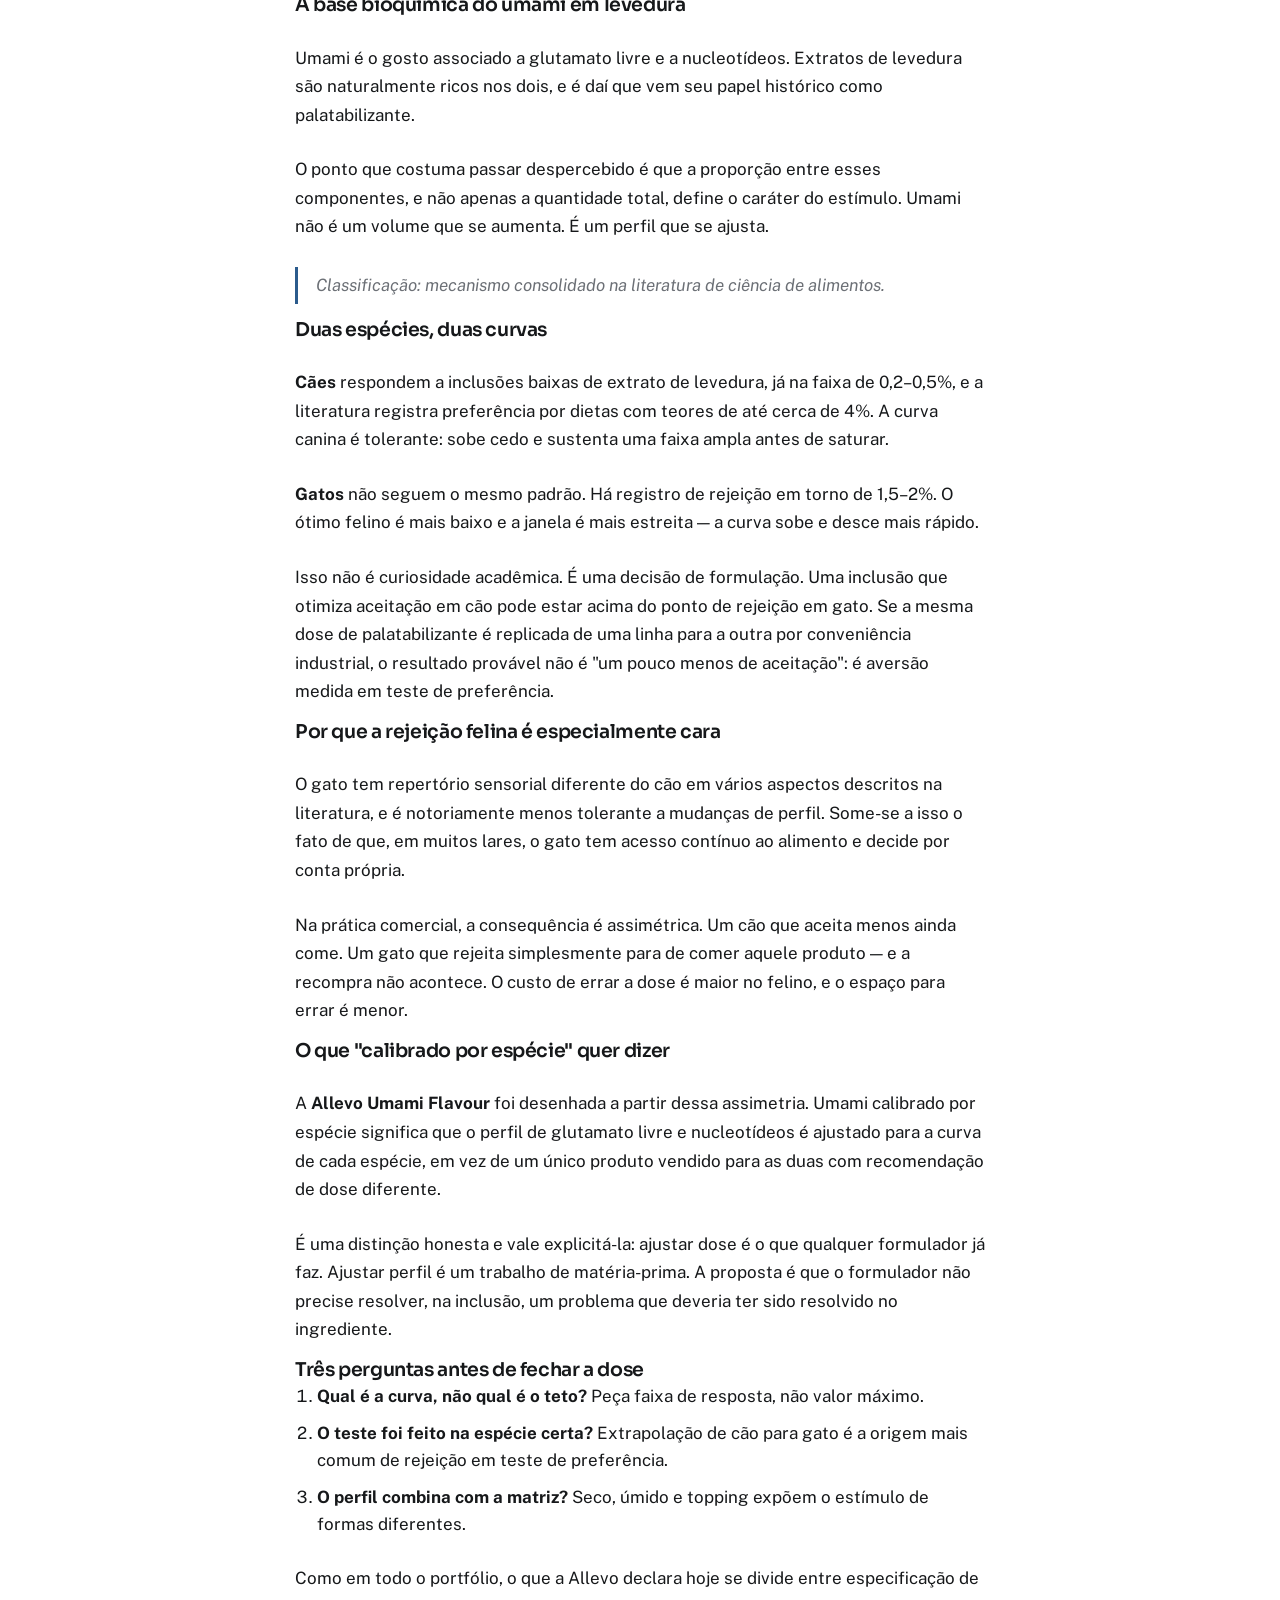
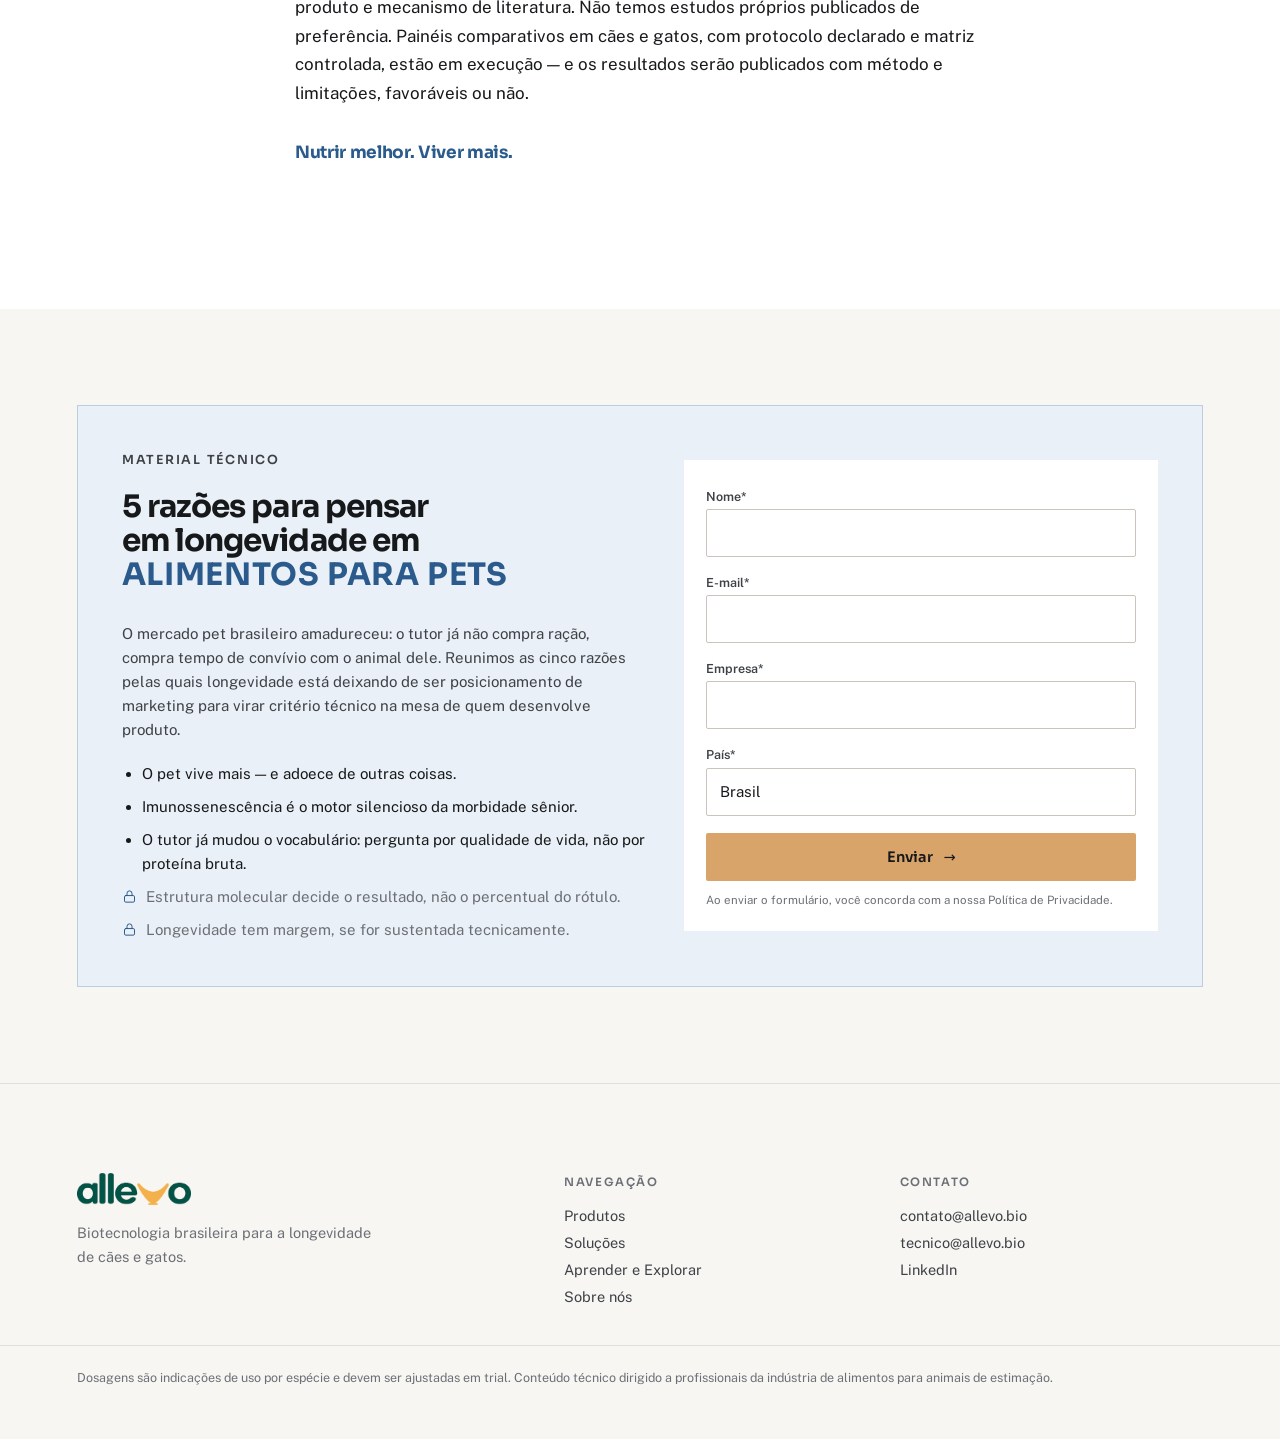
<file: aprender.html>
<!DOCTYPE html>
<html lang="pt-BR">
<head>
<meta charset="utf-8">
<meta name="viewport" content="width=device-width, initial-scale=1">
<title>Aprender e Explorar — Allevo</title>
<meta name="description" content="Conteúdo técnico sobre betaglucanas, imunossenescência e palatabilidade em pet food.">
<link rel="canonical" href="https://allevo.bio/aprender.html">
<link rel="icon" href="favicon-32.png" type="image/png" sizes="32x32">
<link rel="icon" href="favicon-192.png" type="image/png" sizes="192x192">
<link rel="apple-touch-icon" href="apple-touch-icon.png">
<meta property="og:type" content="website">
<meta property="og:site_name" content="Allevo">
<meta property="og:locale" content="pt_BR">
<meta property="og:url" content="https://allevo.bio/aprender.html">
<meta property="og:title" content="Aprender e Explorar — Allevo">
<meta property="og:description" content="Conteúdo técnico sobre betaglucanas, imunossenescência e palatabilidade em pet food.">
<meta property="og:image" content="https://allevo.bio/img/og-allevo.jpg">
<meta property="og:image:width" content="1200">
<meta property="og:image:height" content="630">
<meta name="twitter:card" content="summary_large_image">
<meta name="theme-color" content="#FFFFFF">
<link rel="preconnect" href="https://fonts.googleapis.com">
<link rel="preconnect" href="https://fonts.gstatic.com" crossorigin>
<link href="https://fonts.googleapis.com/css2?family=Sora:wght@400;600;700&family=Public+Sans:wght@400;500;600;700&display=swap" rel="stylesheet">
<link rel="stylesheet" href="styles.css?v=90b54918">
</head>
<body>

<div class="topbar">
  <div class="topbar-in">
    <a href="mailto:contato@allevo.bio">contato@allevo.bio</a>
    <a href="#">LinkedIn</a>
    <span>Brasil / Português</span>
  </div>
</div>

<header class="nav">
  <div class="nav-in">
    <div class="nav-side"><span>Biotecnologia · Brasil</span></div>
    <a class="wordmark" href="index.html"><img src="img/logo/logo-default.png" alt="Allevo" class="wordmark-img"></a>
    <div class="nav-side nav-side--r"><a href="index.html#contato" style="color:inherit;text-decoration:none">Fale conosco</a></div>
  </div>
  <nav class="nav-links">
      <a href="produtos.html">Produtos</a>
      <div class="nav-drop">
        <a href="solucoes.html">Soluções</a>
        <div class="nav-drop-menu">
          <a href="solucoes-imunidade.html">Imunidade</a>
          <a href="solucoes-longevidade.html">Longevidade</a>
          <a href="solucoes-palatabilidade.html">Palatabilidade</a>
          <a href="solucoes-saude-digestiva.html">Saúde Digestiva</a>
        </div>
      </div>
      <a href="aprender.html" aria-current="page">Aprender e Explorar</a>
      <a href="sobre.html">Sobre nós</a>
      <a href="index.html#contato">Fale conosco</a>
  </nav>
  <div class="nav-mob">
    <div class="nav-mob-in">
      <a href="produtos.html">Produtos</a>
      <a href="solucoes.html">Soluções</a>
      <a href="aprender.html" aria-current="page">Aprender e Explorar</a>
      <a href="sobre.html">Sobre nós</a>
      <a href="index.html#contato">Fale conosco</a>
    </div>
  </div>
</header>

<main>
  <section class="act">
    <img class="act-photo bw" src="img/ciencia-vidraria.png" alt="Vidraria de laboratório">
    <div class="act-overlay">
      <div class="act-in">
        <div class="act-copy">
          <span class="act-kicker">Aprender e Explorar</span>
          <h2 style="font-size:clamp(28px,3.6vw,44px)">Conteúdo técnico para quem formula.</h2>
          <p>Mecanismo, evidência e o que ainda estamos medindo. Escrevemos para desenvolvedores de produto e formuladores de pet food — sem adjetivo no lugar de dado.</p>
        </div>
      </div>
    </div>
  </section>

  <section class="band band--tight">
    <div class="spine stack g32 reveal">
      <div class="toc">
        <a href="#betaglucanas"><span class="toc-n">01</span><span class="toc-t">Betaglucanas em pet food: o que a ciência mostra</span><span class="toc-m" style="color:var(--t-imunidade)">Imunidade · 6 min</span></a>
        <a href="#imunossenescencia"><span class="toc-n">02</span><span class="toc-t">Imunossenescência: o pet sênior pede formulação própria</span><span class="toc-m" style="color:var(--com-teal)">Ciência · 6 min</span></a>
        <a href="#umami"><span class="toc-n">03</span><span class="toc-t">Umami tem ponto certo, não máximo</span><span class="toc-m" style="color:var(--t-palatabilidade)">Palatabilidade · 5 min</span></a>
      </div>
    </div>
  </section>

  <section class="band" id="betaglucanas">
    <div class="spine"><article class="article reveal">
      <div class="article-head stack g12">
        <span class="post-meta" style="color:var(--t-imunidade)">Imunidade · 6 min de leitura</span>
        <h2>Betaglucanas em pet food: o que a ciência mostra</h2>
        <p class="lede">Nem todo betaglucano é lido pelo sistema imune da mesma forma — a diferença está na ramificação, não no número no rótulo.</p>
      </div>
      <p>Quando um formulador recebe uma ficha técnica de betaglucano, o olho vai direto para o percentual. É um reflexo compreensível: percentual é comparável, entra em planilha, vira custo por ponto ativo. Mas a literatura da categoria sugere que o percentual sozinho responde à pergunta errada. Antes de perguntar "quanto", vale perguntar "qual".</p>

      <h3>O sistema imune lê estrutura, não rótulo</h3>
      <p>Betaglucanos são polímeros de glicose, e a forma como essas glicoses se ligam entre si muda tudo. Em leveduras como <em>Saccharomyces cerevisiae</em>, a cadeia principal é β-1,3 e dela partem ramificações β-1,6.</p>
      <p>Essa arquitetura importa porque o reconhecimento imune não é difuso. Ele acontece por receptor. O Dectin-1, presente em macrófagos, neutrófilos e monócitos, é o principal receptor descrito para betaglucanos fúngicos — e a ramificação β-1,6 é justamente o que ele lê com mais eficiência. Glucanos de cadeia linear, sem esse padrão de ramificação, são reconhecidos com menor eficiência.</p>
      <p>A consequência prática é direta: dois ingredientes podem declarar o mesmo teor de betaglucano e conversar de formas muito diferentes com a célula de defesa. Um betaglucano a 70% de origem e estrutura distintas não é automaticamente superior a um β-1,3/1,6 de levedura a 60%. São moléculas diferentes cumprindo funções diferentes.</p>
      <p class="article-note">Classificação: mecanismo consolidado na literatura da categoria — não é resultado próprio da Allevo.</p>

      <h3>O que o percentual realmente informa</h3>
      <p>Percentual continua sendo relevante, mas como indicador de pureza e previsibilidade, não de potência biológica.</p>
      <p>Um betaglucano purificado difere de uma parede celular de levedura moída. Na parede íntegra, o betaglucano convive com manoproteínas, quitina e resíduos de fermentação. Isso não é defeito — parede celular tem seu papel — mas significa que a fração ativa é menor, mais variável entre lotes e mais difícil de dosar com precisão.</p>
      <p>O <strong>Allevo Imun</strong> é um betaglucano β-1,3/1,6 purificado a 60%, obtido de <em>S. cerevisiae</em>. Esses dois dados — a estrutura e o teor — são especificação verificável em laudo. É o tipo de informação que sustenta uma formulação reprodutível: você sabe o que está adicionando e sabe que o próximo lote entrega o mesmo.</p>

      <h3>Por que isso muda a decisão de formulação</h3>
      <ol>
        <li><strong>Comparação justa exige duas colunas, não uma.</strong> Estrutura e teor. Comparar só teor entre matérias-primas estruturalmente diferentes produz decisão ruim com aparência de rigor.</li>
        <li><strong>Consistência de lote é parte do ativo.</strong> Um ingrediente purificado reduz a variabilidade que, na prática, aparece como inconsistência de resultado no campo.</li>
        <li><strong>Dose eficaz depende de pureza.</strong> Inclusões calculadas sobre um teor real e estável são mais defensáveis tecnicamente do que inclusões calibradas por segurança sobre matéria-prima variável.</li>
      </ol>

      <h3>O que afirmamos — e o que ainda não</h3>
      <p>A Allevo é uma empresa nova e não tem estudos próprios publicados. Por isso separamos com clareza três níveis de afirmação em tudo que comunicamos: <strong>especificação</strong> (β-1,3/1,6 de <em>S. cerevisiae</em>, purificado a 60%, verificável em laudo), <strong>mecanismo</strong> (reconhecimento via Dectin-1, descrito na literatura, não gerado por nós) e <strong>em validação</strong> (a tradução desse mecanismo em desfechos mensuráveis em cães e gatos, com protocolo declarado e sem resultado ainda).</p>
      <p>Achamos que essa separação é o mínimo que um fornecedor deve a um formulador. Quem assina uma formulação assume um risco técnico real, e esse risco não se administra com adjetivo.</p>
      <p class="article-sign">Nutrir melhor. Viver mais.</p>
</article></div>
  </section>

  <section class="band band--paper" id="imunossenescencia">
    <div class="spine"><article class="article reveal">
      <div class="article-head stack g12">
        <span class="post-meta" style="color:var(--com-teal)">Ciência · 6 min de leitura</span>
        <h2>Imunossenescência: o pet sênior pede formulação própria</h2>
        <p class="lede">A competência imune declina com a idade — e tratar o alimento sênior apenas como "menos calorias" ignora o principal motor de morbidade nessa fase.</p>
      </div>
      <p>A linha sênior costuma nascer de uma subtração. Reduz-se energia, ajusta-se proteína, adiciona-se condroprotetor, escreve-se "7+" na embalagem. É uma formulação legítima — e incompleta. Ela responde à mudança de composição corporal e à articulação, mas passa ao largo de um processo que a literatura descreve como central no envelhecimento animal: a imunossenescência.</p>

      <h3>O que é imunossenescência</h3>
      <p>É o declínio progressivo e não uniforme da competência imune com a idade. Não se trata de um sistema que simplesmente enfraquece, e sim de um sistema que se desregula.</p>
      <p>O padrão descrito na literatura envolve dois movimentos simultâneos e aparentemente contraditórios: a resposta adaptativa perde precisão e velocidade, enquanto se instala um estado inflamatório basal de baixo grau e persistente. O organismo responde pior ao que é novo e, ao mesmo tempo, mantém um ruído inflamatório de fundo que consome recursos.</p>
      <p>Para quem formula, a leitura relevante é esta: no pet sênior, a imunidade deixa de ser um sistema de suporte silencioso e passa a ser um motor de morbidade. Recuperação mais lenta, maior suscetibilidade a desafios sanitários, resposta reduzida a vacinação e maior fragilidade em períodos de estresse são manifestações desse processo.</p>
      <p class="article-note">Classificação: mecanismo descrito na literatura de imunologia e gerontologia veterinária — não é achado próprio da Allevo.</p>

      <h3>Por que isso é uma questão de formulação, e não só de clínica</h3>
      <p>Porque o alimento é a única intervenção diária, contínua e universal na vida do animal. É a via com maior aderência que existe. Um pet sênior come todos os dias; visita o veterinário poucas vezes por ano.</p>
      <p>Isso coloca o formulador em uma posição incomum: a linha sênior é o produto do portfólio com maior potencial de impacto sobre tempo de vida funcional. Tratá-la como uma versão calórica reduzida da linha adulta é subutilizar essa posição.</p>

      <h3>Onde os ingredientes funcionais entram</h3>
      <p><strong>O eixo do reconhecimento imune.</strong> Betaglucanos β-1,3/1,6 de levedura são reconhecidos pelo receptor Dectin-1 em macrófagos, neutrófilos e monócitos — a ramificação β-1,6 é o que o receptor lê. É por esse mecanismo que a categoria trabalha a hipótese de suporte à imunidade inata. O <strong>Allevo Imun</strong> é um β-1,3/1,6 de <em>S. cerevisiae</em> purificado a 60%; estrutura e teor são especificação verificável em laudo.</p>
      <p><strong>O eixo da barreira intestinal.</strong> Boa parte do tecido linfoide do organismo está associada ao intestino, o que torna a integridade da mucosa parte da conversa imune. MOS aglutina bactérias patogênicas pelas fímbrias tipo I, impedindo a adesão à mucosa — mecanismo físico, descrito, independente de antimicrobiano. O <strong>Allevo SMOS</strong> entrega 35% de manano livre e é solúvel, o que amplia as matrizes possíveis. Já o <strong>Allevo FOS</strong>, de cadeia longa obtido por fermentação com <em>Bacillus</em> em processo patenteado, fermenta de forma mais gradual e mais distal que fibras prebióticas de cadeia curta — que fermentam rápido no cólon proximal, com gás, pico osmótico e teto de dose.</p>

      <h3>O que ainda precisa ser provado</h3>
      <p>Aqui a honestidade importa mais do que o argumento. A Allevo não tem estudos próprios publicados. O que colocamos acima é mecanismo de literatura somado a especificação de produto.</p>
      <p>A hipótese que estamos validando, com protocolo declarado, é a de que combinações direcionadas desses ingredientes, em matriz sênior, produzem efeito mensurável sobre marcadores de competência imune e de inflamação basal em cães e gatos. Ainda não temos esse dado. Quando tivermos, ele será publicado com método, n e limitações — inclusive se contrariar a hipótese.</p>
      <p>Longevidade não é um número na embalagem. É a diferença entre um animal de doze anos que ainda sobe no sofá e um que não sobe mais. Formular para o sênior é formular para o tempo que ainda resta de convívio.</p>
      <p class="article-sign">Nutrir melhor. Viver mais.</p>
</article></div>
  </section>

  <section class="band" id="umami">
    <div class="spine"><article class="article reveal">
      <div class="article-head stack g12">
        <span class="post-meta" style="color:var(--t-palatabilidade)">Palatabilidade · 5 min de leitura</span>
        <h2>Umami tem ponto certo, não máximo</h2>
        <p class="lede">Palatabilidade em pet é curva com pico, não escada — e o pico do gato fica muito abaixo do pico do cão.</p>
      </div>
      <p>Existe uma intuição confortável na palatabilização: se o animal gosta, mais deve ser melhor. Ela funciona até certo ponto e depois trabalha contra o produto. A evidência disponível na categoria descreve palatabilidade como uma curva com pico, não como uma escada crescente. E, o que é mais relevante para o desenvolvimento de portfólio, o pico não fica no mesmo lugar para cão e para gato.</p>

      <h3>A base bioquímica do umami em levedura</h3>
      <p>Umami é o gosto associado a glutamato livre e a nucleotídeos. Extratos de levedura são naturalmente ricos nos dois, e é daí que vem seu papel histórico como palatabilizante.</p>
      <p>O ponto que costuma passar despercebido é que a proporção entre esses componentes, e não apenas a quantidade total, define o caráter do estímulo. Umami não é um volume que se aumenta. É um perfil que se ajusta.</p>
      <p class="article-note">Classificação: mecanismo consolidado na literatura de ciência de alimentos.</p>

      <h3>Duas espécies, duas curvas</h3>
      <p><strong>Cães</strong> respondem a inclusões baixas de extrato de levedura, já na faixa de 0,2–0,5%, e a literatura registra preferência por dietas com teores de até cerca de 4%. A curva canina é tolerante: sobe cedo e sustenta uma faixa ampla antes de saturar.</p>
      <p><strong>Gatos</strong> não seguem o mesmo padrão. Há registro de rejeição em torno de 1,5–2%. O ótimo felino é mais baixo e a janela é mais estreita — a curva sobe e desce mais rápido.</p>
      <p>Isso não é curiosidade acadêmica. É uma decisão de formulação. Uma inclusão que otimiza aceitação em cão pode estar acima do ponto de rejeição em gato. Se a mesma dose de palatabilizante é replicada de uma linha para a outra por conveniência industrial, o resultado provável não é "um pouco menos de aceitação": é aversão medida em teste de preferência.</p>

      <h3>Por que a rejeição felina é especialmente cara</h3>
      <p>O gato tem repertório sensorial diferente do cão em vários aspectos descritos na literatura, e é notoriamente menos tolerante a mudanças de perfil. Some-se a isso o fato de que, em muitos lares, o gato tem acesso contínuo ao alimento e decide por conta própria.</p>
      <p>Na prática comercial, a consequência é assimétrica. Um cão que aceita menos ainda come. Um gato que rejeita simplesmente para de comer aquele produto — e a recompra não acontece. O custo de errar a dose é maior no felino, e o espaço para errar é menor.</p>

      <h3>O que "calibrado por espécie" quer dizer</h3>
      <p>A <strong>Allevo Umami Flavour</strong> foi desenhada a partir dessa assimetria. Umami calibrado por espécie significa que o perfil de glutamato livre e nucleotídeos é ajustado para a curva de cada espécie, em vez de um único produto vendido para as duas com recomendação de dose diferente.</p>
      <p>É uma distinção honesta e vale explicitá-la: ajustar dose é o que qualquer formulador já faz. Ajustar perfil é um trabalho de matéria-prima. A proposta é que o formulador não precise resolver, na inclusão, um problema que deveria ter sido resolvido no ingrediente.</p>

      <h3>Três perguntas antes de fechar a dose</h3>
      <ol>
        <li><strong>Qual é a curva, não qual é o teto?</strong> Peça faixa de resposta, não valor máximo.</li>
        <li><strong>O teste foi feito na espécie certa?</strong> Extrapolação de cão para gato é a origem mais comum de rejeição em teste de preferência.</li>
        <li><strong>O perfil combina com a matriz?</strong> Seco, úmido e topping expõem o estímulo de formas diferentes.</li>
      </ol>
      <p>Como em todo o portfólio, o que a Allevo declara hoje se divide entre especificação de produto e mecanismo de literatura. Não temos estudos próprios publicados de preferência. Painéis comparativos em cães e gatos, com protocolo declarado e matriz controlada, estão em execução — e os resultados serão publicados com método e limitações, favoráveis ou não.</p>
      <p class="article-sign">Nutrir melhor. Viver mais.</p>
</article></div>
  </section>

  <section class="band band--paper band--tight" id="material">
    <div class="spine reveal">
      <div class="gated">
        <div class="stack g20">
          <p class="eyebrow">Material técnico</p>
          <h2 style="font-size:clamp(23px,2.6vw,31px)">5 razões para pensar em longevidade em<br><span class="blue" style="letter-spacing:0.02em">ALIMENTOS PARA PETS</span></h2>
          <p style="font-size:15px;color:var(--ink-2)">O mercado pet brasileiro amadureceu: o tutor já não compra ração, compra tempo de convívio com o animal dele. Reunimos as cinco razões pelas quais longevidade está deixando de ser posicionamento de marketing para virar critério técnico na mesa de quem desenvolve produto.</p>
          <ul>
            <li>O pet vive mais — e adoece de outras coisas.</li>
            <li>Imunossenescência é o motor silencioso da morbidade sênior.</li>
            <li>O tutor já mudou o vocabulário: pergunta por qualidade de vida, não por proteína bruta.</li>
            <li class="locked"><svg viewBox="0 0 24 24" aria-hidden="true"><rect x="4" y="10.5" width="16" height="10.5" rx="2"/><path d="M8 10.5V7a4 4 0 0 1 8 0v3.5"/></svg><span>Estrutura molecular decide o resultado, não o percentual do rótulo.</span></li>
            <li class="locked"><svg viewBox="0 0 24 24" aria-hidden="true"><rect x="4" y="10.5" width="16" height="10.5" rx="2"/><path d="M8 10.5V7a4 4 0 0 1 8 0v3.5"/></svg><span>Longevidade tem margem, se for sustentada tecnicamente.</span></li>
          </ul>
        </div>
        <form class="form" action="#" method="post" onsubmit="return false;">
          <div><label for="g-nome">Nome*</label><input id="g-nome" name="nome" type="text" autocomplete="name" required></div>
          <div><label for="g-mail">E-mail*</label><input id="g-mail" name="email" type="email" autocomplete="email" required></div>
          <div><label for="g-emp">Empresa*</label><input id="g-emp" name="empresa" type="text" autocomplete="organization" required></div>
          <div><label for="g-pais">País*</label><input id="g-pais" name="pais" type="text" autocomplete="country-name" value="Brasil" required></div>
          <button class="btn btn--primary" type="submit" style="justify-content:center;margin-top:6px">Enviar</button>
          <p class="small" style="font-size:11.5px">Ao enviar o formulário, você concorda com a nossa Política de Privacidade.</p>
        </form>
      </div>
    </div>
  </section>

</main>

<footer>
  <div class="spine foot">
    <div class="stack g16">
      <a class="wordmark" href="index.html"><img src="img/logo/logo-default.png" alt="Allevo" class="wordmark-img"></a>
      <p style="color:var(--muted);font-size:14.5px;max-width:34ch">Biotecnologia brasileira para a longevidade de cães e gatos.</p>
    </div>
    <div>
      <h4>Navegação</h4>
      <div class="foot-col">
        <a href="produtos.html">Produtos</a>
        <a href="solucoes.html">Soluções</a>
        <a href="aprender.html">Aprender e Explorar</a>
        <a href="sobre.html">Sobre nós</a>
      </div>
    </div>
    <div>
      <h4>Contato</h4>
      <div class="foot-col">
        <a href="mailto:contato@allevo.bio">contato@allevo.bio</a>
        <a href="mailto:tecnico@allevo.bio">tecnico@allevo.bio</a>
        <a href="#">LinkedIn</a>
      </div>
    </div>
  </div>
  <div class="spine foot-bottom">
    Dosagens são indicações de uso por espécie e devem ser ajustadas em trial. Conteúdo técnico dirigido a profissionais da indústria de alimentos para animais de estimação.
  </div>
</footer>

<script src="reveal.js"></script>
</body>
</html>
</file>
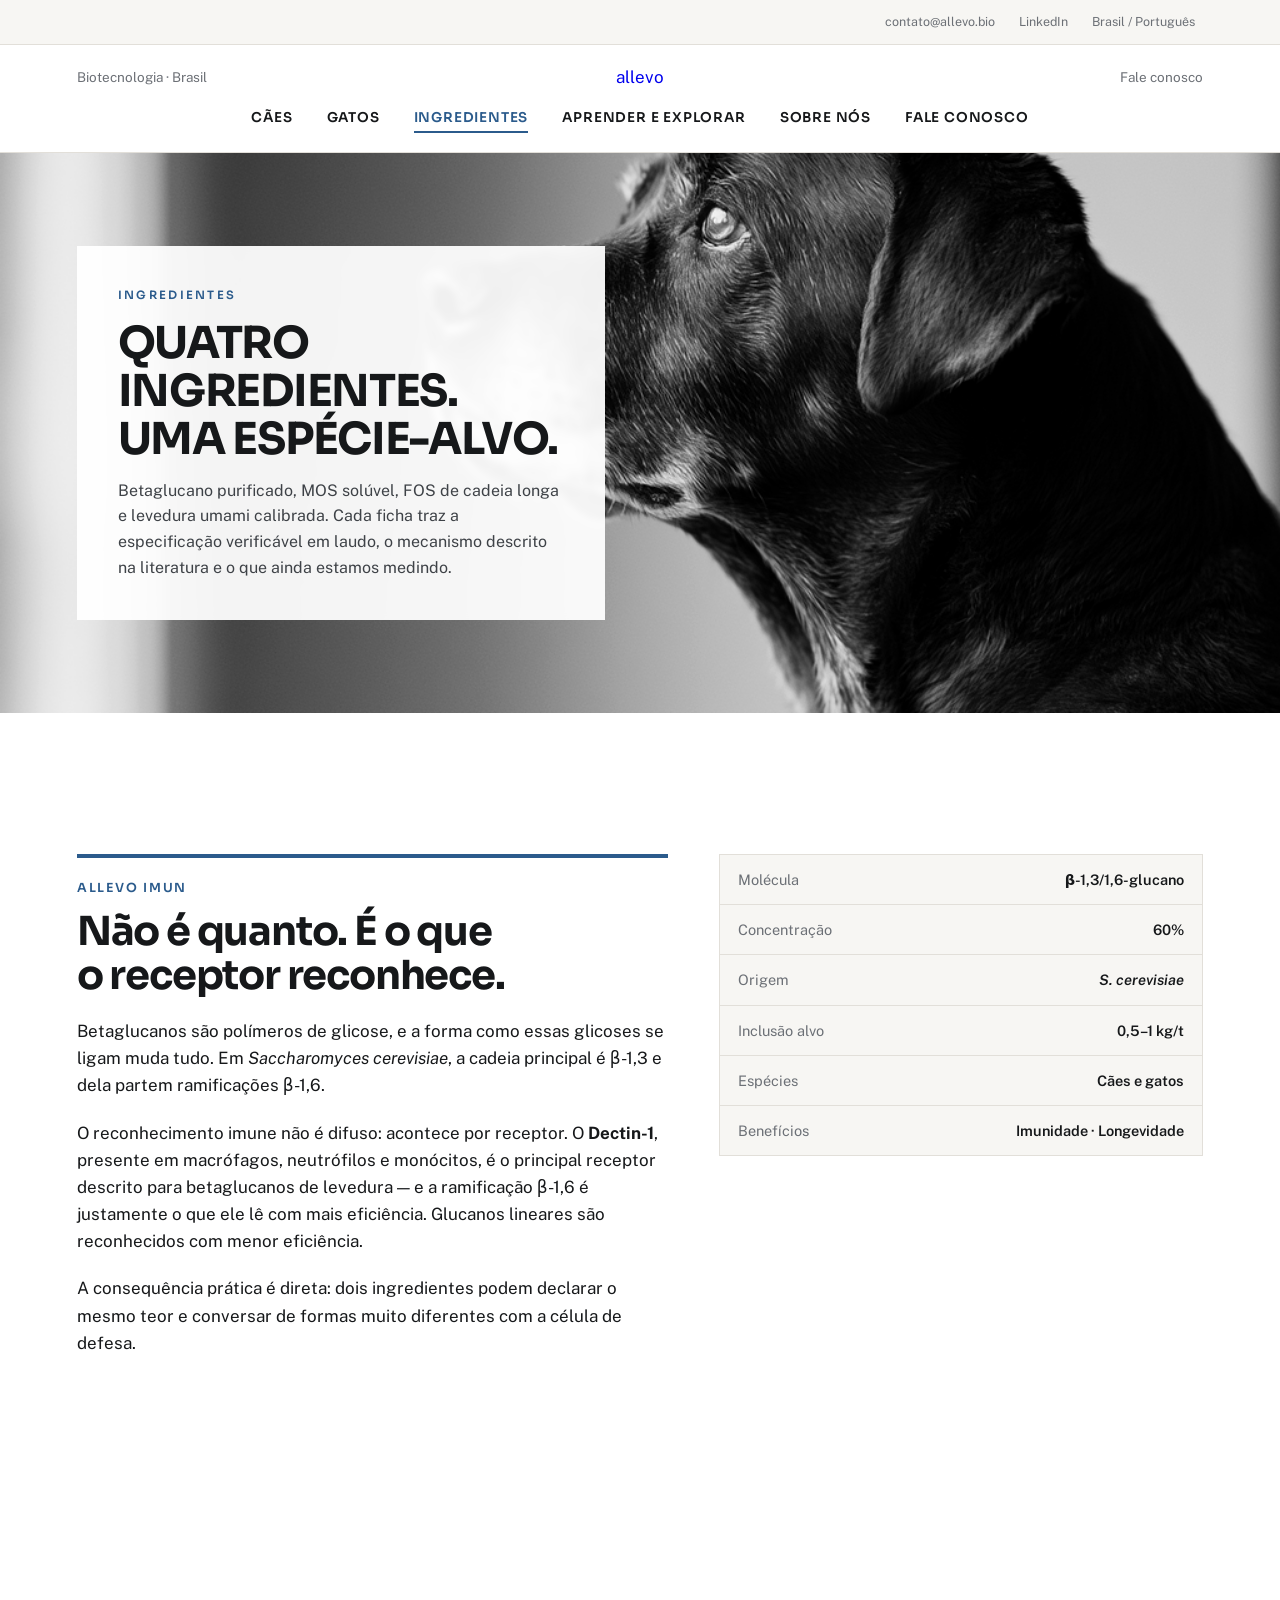
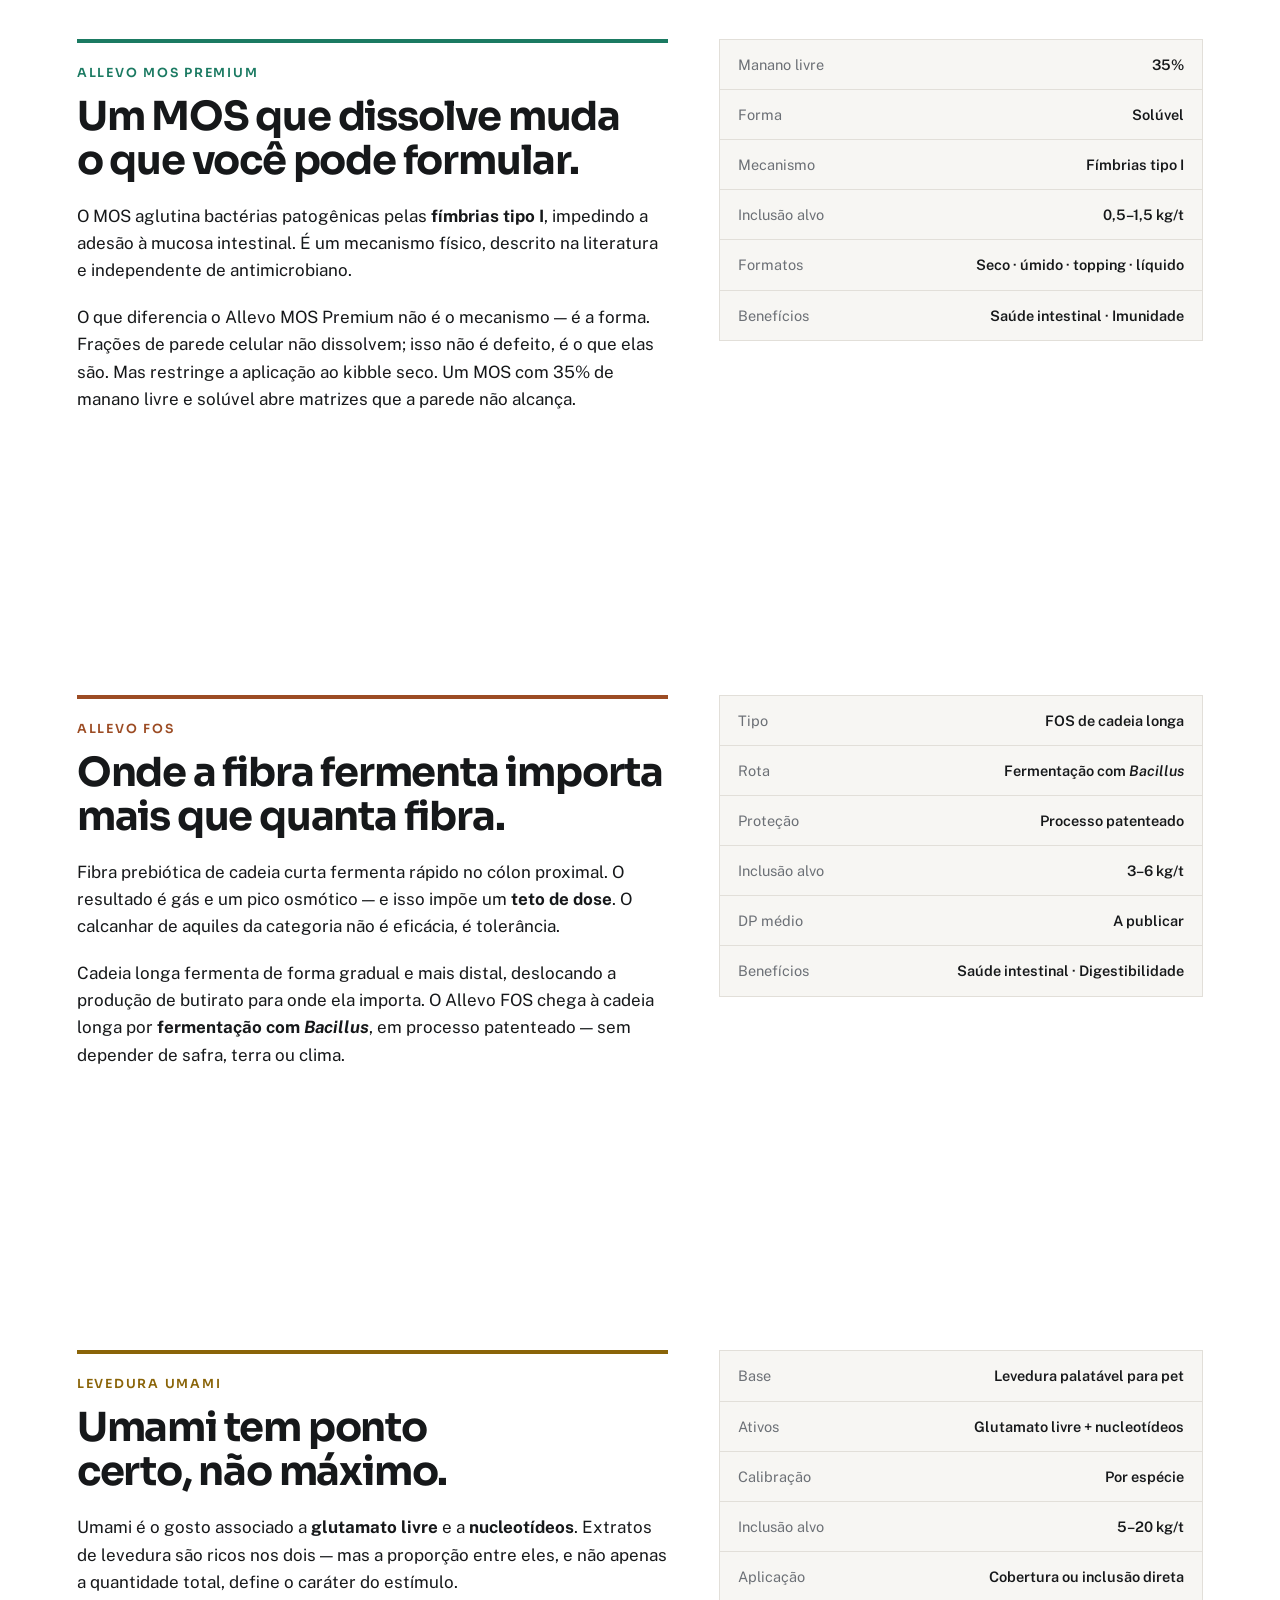
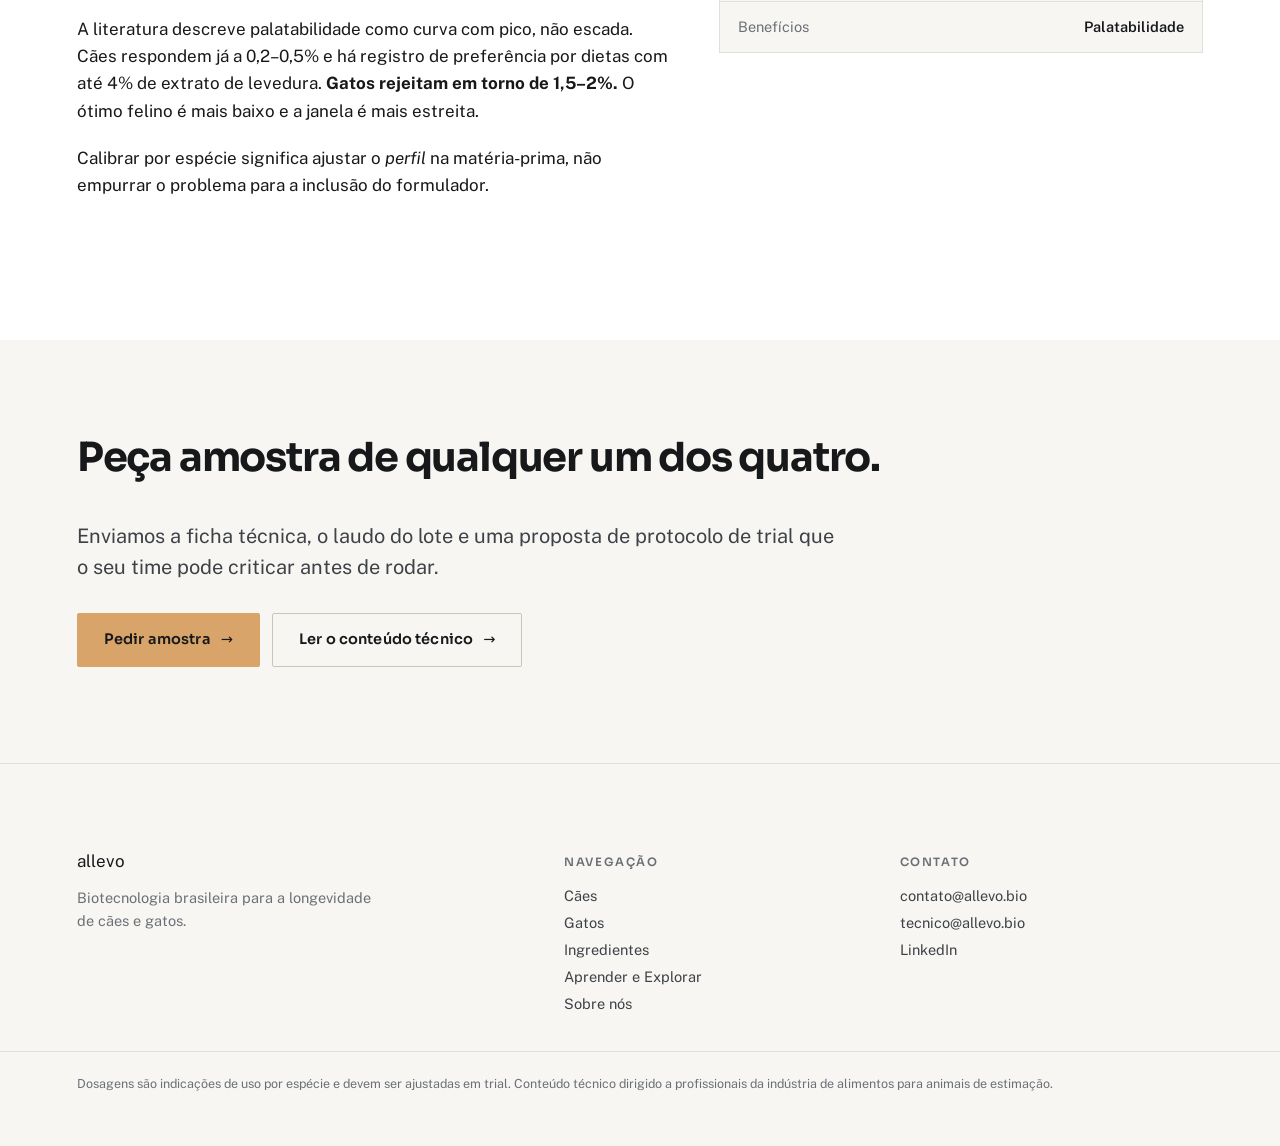
<file: ingredientes.html>
<!DOCTYPE html>
<html lang="pt-BR">
<head>
<meta charset="utf-8">
<meta name="viewport" content="width=device-width, initial-scale=1">
<title>Ingredientes — Allevo</title>
<meta name="description" content="Allevo Imun, MOS Premium, FOS de cadeia longa e Levedura Umami: especificação, mecanismo e o que está em validação.">
<link rel="canonical" href="https://allevo.bio/ingredientes.html">
<link rel="icon" href="favicon.svg" type="image/svg+xml">
<meta property="og:type" content="website">
<meta property="og:site_name" content="Allevo">
<meta property="og:locale" content="pt_BR">
<meta property="og:url" content="https://allevo.bio/ingredientes.html">
<meta property="og:title" content="Ingredientes — Allevo">
<meta property="og:description" content="Allevo Imun, MOS Premium, FOS de cadeia longa e Levedura Umami: especificação, mecanismo e o que está em validação.">
<meta property="og:image" content="https://allevo.bio/img/og-allevo.jpg">
<meta property="og:image:width" content="1200">
<meta property="og:image:height" content="630">
<meta name="twitter:card" content="summary_large_image">
<meta name="theme-color" content="#FFFFFF">
<link rel="preconnect" href="https://fonts.googleapis.com">
<link rel="preconnect" href="https://fonts.gstatic.com" crossorigin>
<link href="https://fonts.googleapis.com/css2?family=Sora:wght@400;600;700&family=Public+Sans:wght@400;500;600;700&display=swap" rel="stylesheet">
<link rel="stylesheet" href="styles.css?v=03332798">
</head>
<body>

<div class="topbar">
  <div class="topbar-in">
    <a href="mailto:contato@allevo.bio">contato@allevo.bio</a>
    <a href="#">LinkedIn</a>
    <span>Brasil / Português</span>
  </div>
</div>

<header class="nav">
  <div class="nav-in">
    <div class="nav-side"><span>Biotecnologia · Brasil</span></div>
    <a class="wordmark" href="index.html">allev<span>o</span></a>
    <div class="nav-side nav-side--r"><a href="index.html#contato" style="color:inherit;text-decoration:none">Fale conosco</a></div>
  </div>
  <nav class="nav-links">
      <a href="caes.html">Cães</a>
      <a href="gatos.html">Gatos</a>
      <a href="ingredientes.html" aria-current="page">Ingredientes</a>
      <a href="aprender.html">Aprender e Explorar</a>
      <a href="sobre.html">Sobre nós</a>
      <a href="index.html#contato">Fale conosco</a>
  </nav>
  <div class="nav-mob">
    <div class="nav-mob-in">
      <a href="caes.html">Cães</a>
      <a href="gatos.html">Gatos</a>
      <a href="ingredientes.html" aria-current="page">Ingredientes</a>
      <a href="aprender.html">Aprender e Explorar</a>
      <a href="sobre.html">Sobre nós</a>
      <a href="index.html#contato">Fale conosco</a>
    </div>
  </div>
</header>

<main>
  <section class="act">
    <img class="act-photo bw" src="img/labrador-senior.png" alt="Cão adulto em retrato">
    <div class="act-overlay">
      <div class="act-in">
        <div class="act-copy">
          <span class="act-kicker">Ingredientes</span>
          <h2 style="font-size:clamp(28px,3.6vw,44px)">Quatro ingredientes. Uma espécie-alvo.</h2>
          <p>Betaglucano purificado, MOS solúvel, FOS de cadeia longa e levedura umami calibrada. Cada ficha traz a especificação verificável em laudo, o mecanismo descrito na literatura e o que ainda estamos medindo.</p>
        </div>
      </div>
    </div>
  </section>
  <section class="band" id="imun" style="--bc: var(--imun)">
    <div class="spine sheet reveal">
      <div class="stack g20">
        <div class="sheet-head stack g12">
          <p class="eyebrow" style="color:var(--imun)">Allevo Imun</p>
          <h2>Não é quanto. É o que o receptor reconhece.</h2>
        </div>
        <p>Betaglucanos são polímeros de glicose, e a forma como essas glicoses se ligam muda tudo. Em <em>Saccharomyces cerevisiae</em>, a cadeia principal é β-1,3 e dela partem ramificações β-1,6.</p>
        <p>O reconhecimento imune não é difuso: acontece por receptor. O <strong>Dectin-1</strong>, presente em macrófagos, neutrófilos e monócitos, é o principal receptor descrito para betaglucanos de levedura — e a ramificação β-1,6 é justamente o que ele lê com mais eficiência. Glucanos lineares são reconhecidos com menor eficiência.</p>
        <p>A consequência prática é direta: dois ingredientes podem declarar o mesmo teor e conversar de formas muito diferentes com a célula de defesa.</p>
      </div>
      <div class="specs">
          <div class="spec-row"><span class="spec-k">Molécula</span><span class="spec-v">β-1,3/1,6-glucano</span></div>
          <div class="spec-row"><span class="spec-k">Concentração</span><span class="spec-v">60%</span></div>
          <div class="spec-row"><span class="spec-k">Origem</span><span class="spec-v"><em>S. cerevisiae</em></span></div>
          <div class="spec-row"><span class="spec-k">Inclusão alvo</span><span class="spec-v">0,5–1 kg/t</span></div>
          <div class="spec-row"><span class="spec-k">Espécies</span><span class="spec-v">Cães e gatos</span></div>
          <div class="spec-row"><span class="spec-k">Benefícios</span><span class="spec-v">Imunidade · Longevidade</span></div>
      </div>
    </div>
  </section>

  <section class="band" id="mos" style="--bc: var(--mos)">
    <div class="spine sheet reveal">
      <div class="stack g20">
        <div class="sheet-head stack g12">
          <p class="eyebrow" style="color:var(--mos)">Allevo MOS Premium</p>
          <h2>Um MOS que dissolve muda o que você pode formular.</h2>
        </div>
        <p>O MOS aglutina bactérias patogênicas pelas <strong>fímbrias tipo I</strong>, impedindo a adesão à mucosa intestinal. É um mecanismo físico, descrito na literatura e independente de antimicrobiano.</p>
        <p>O que diferencia o Allevo MOS Premium não é o mecanismo — é a forma. Frações de parede celular não dissolvem; isso não é defeito, é o que elas são. Mas restringe a aplicação ao kibble seco. Um MOS com 35% de manano livre e solúvel abre matrizes que a parede não alcança.</p>
      </div>
      <div class="specs">
          <div class="spec-row"><span class="spec-k">Manano livre</span><span class="spec-v">35%</span></div>
          <div class="spec-row"><span class="spec-k">Forma</span><span class="spec-v">Solúvel</span></div>
          <div class="spec-row"><span class="spec-k">Mecanismo</span><span class="spec-v">Fímbrias tipo I</span></div>
          <div class="spec-row"><span class="spec-k">Inclusão alvo</span><span class="spec-v">0,5–1,5 kg/t</span></div>
          <div class="spec-row"><span class="spec-k">Formatos</span><span class="spec-v">Seco · úmido · topping · líquido</span></div>
          <div class="spec-row"><span class="spec-k">Benefícios</span><span class="spec-v">Saúde intestinal · Imunidade</span></div>
      </div>
    </div>
  </section>

  <section class="band" id="fos" style="--bc: var(--fos)">
    <div class="spine sheet reveal">
      <div class="stack g20">
        <div class="sheet-head stack g12">
          <p class="eyebrow" style="color:var(--fos)">Allevo FOS</p>
          <h2>Onde a fibra fermenta importa mais que quanta fibra.</h2>
        </div>
        <p>Fibra prebiótica de cadeia curta fermenta rápido no cólon proximal. O resultado é gás e um pico osmótico — e isso impõe um <strong>teto de dose</strong>. O calcanhar de aquiles da categoria não é eficácia, é tolerância.</p>
        <p>Cadeia longa fermenta de forma gradual e mais distal, deslocando a produção de butirato para onde ela importa. O Allevo FOS chega à cadeia longa por <strong>fermentação com <em>Bacillus</em></strong>, em processo patenteado — sem depender de safra, terra ou clima.</p>
      </div>
      <div class="specs">
          <div class="spec-row"><span class="spec-k">Tipo</span><span class="spec-v">FOS de cadeia longa</span></div>
          <div class="spec-row"><span class="spec-k">Rota</span><span class="spec-v">Fermentação com <em>Bacillus</em></span></div>
          <div class="spec-row"><span class="spec-k">Proteção</span><span class="spec-v">Processo patenteado</span></div>
          <div class="spec-row"><span class="spec-k">Inclusão alvo</span><span class="spec-v">3–6 kg/t</span></div>
          <div class="spec-row"><span class="spec-k">DP médio</span><span class="spec-v">A publicar</span></div>
          <div class="spec-row"><span class="spec-k">Benefícios</span><span class="spec-v">Saúde intestinal · Digestibilidade</span></div>
      </div>
    </div>
  </section>

  <section class="band" id="umami" style="--bc: var(--umami)">
    <div class="spine sheet reveal">
      <div class="stack g20">
        <div class="sheet-head stack g12">
          <p class="eyebrow" style="color:var(--umami)">Levedura Umami</p>
          <h2>Umami tem ponto certo, não máximo.</h2>
        </div>
        <p>Umami é o gosto associado a <strong>glutamato livre</strong> e a <strong>nucleotídeos</strong>. Extratos de levedura são ricos nos dois — mas a proporção entre eles, e não apenas a quantidade total, define o caráter do estímulo.</p>
        <p>A literatura descreve palatabilidade como curva com pico, não escada. Cães respondem já a 0,2–0,5% e há registro de preferência por dietas com até 4% de extrato de levedura. <strong>Gatos rejeitam em torno de 1,5–2%.</strong> O ótimo felino é mais baixo e a janela é mais estreita.</p>
        <p>Calibrar por espécie significa ajustar o <em>perfil</em> na matéria-prima, não empurrar o problema para a inclusão do formulador.</p>
      </div>
      <div class="specs">
          <div class="spec-row"><span class="spec-k">Base</span><span class="spec-v">Levedura palatável para pet</span></div>
          <div class="spec-row"><span class="spec-k">Ativos</span><span class="spec-v">Glutamato livre + nucleotídeos</span></div>
          <div class="spec-row"><span class="spec-k">Calibração</span><span class="spec-v">Por espécie</span></div>
          <div class="spec-row"><span class="spec-k">Inclusão alvo</span><span class="spec-v">5–20 kg/t</span></div>
          <div class="spec-row"><span class="spec-k">Aplicação</span><span class="spec-v">Cobertura ou inclusão direta</span></div>
          <div class="spec-row"><span class="spec-k">Benefícios</span><span class="spec-v">Palatabilidade</span></div>
      </div>
    </div>
  </section>

  <section class="band band--paper band--tight">
    <div class="spine stack g24 reveal">
      <h2>Peça amostra de qualquer um dos quatro.</h2>
      <p class="lede">Enviamos a ficha técnica, o laudo do lote e uma proposta de protocolo de trial que o seu time pode criticar antes de rodar.</p>
      <div class="btn-row">
        <a class="btn btn--primary" href="mailto:contato@allevo.bio?subject=Pedido%20de%20amostra">Pedir amostra</a>
        <a class="btn btn--outline" href="aprender.html">Ler o conteúdo técnico</a>
      </div>
    </div>
  </section>

</main>

<footer>
  <div class="spine foot">
    <div class="stack g16">
      <a class="wordmark" href="index.html">allev<span>o</span></a>
      <p style="color:var(--muted);font-size:14.5px;max-width:34ch">Biotecnologia brasileira para a longevidade de cães e gatos.</p>
    </div>
    <div>
      <h4>Navegação</h4>
      <div class="foot-col">
        <a href="caes.html">Cães</a>
        <a href="gatos.html">Gatos</a>
        <a href="ingredientes.html">Ingredientes</a>
        <a href="aprender.html">Aprender e Explorar</a>
        <a href="sobre.html">Sobre nós</a>
      </div>
    </div>
    <div>
      <h4>Contato</h4>
      <div class="foot-col">
        <a href="mailto:contato@allevo.bio">contato@allevo.bio</a>
        <a href="mailto:tecnico@allevo.bio">tecnico@allevo.bio</a>
        <a href="#">LinkedIn</a>
      </div>
    </div>
  </div>
  <div class="spine foot-bottom">
    Dosagens são indicações de uso por espécie e devem ser ajustadas em trial. Conteúdo técnico dirigido a profissionais da indústria de alimentos para animais de estimação.
  </div>
</footer>

<script src="reveal.js"></script>
</body>
</html>
</file>
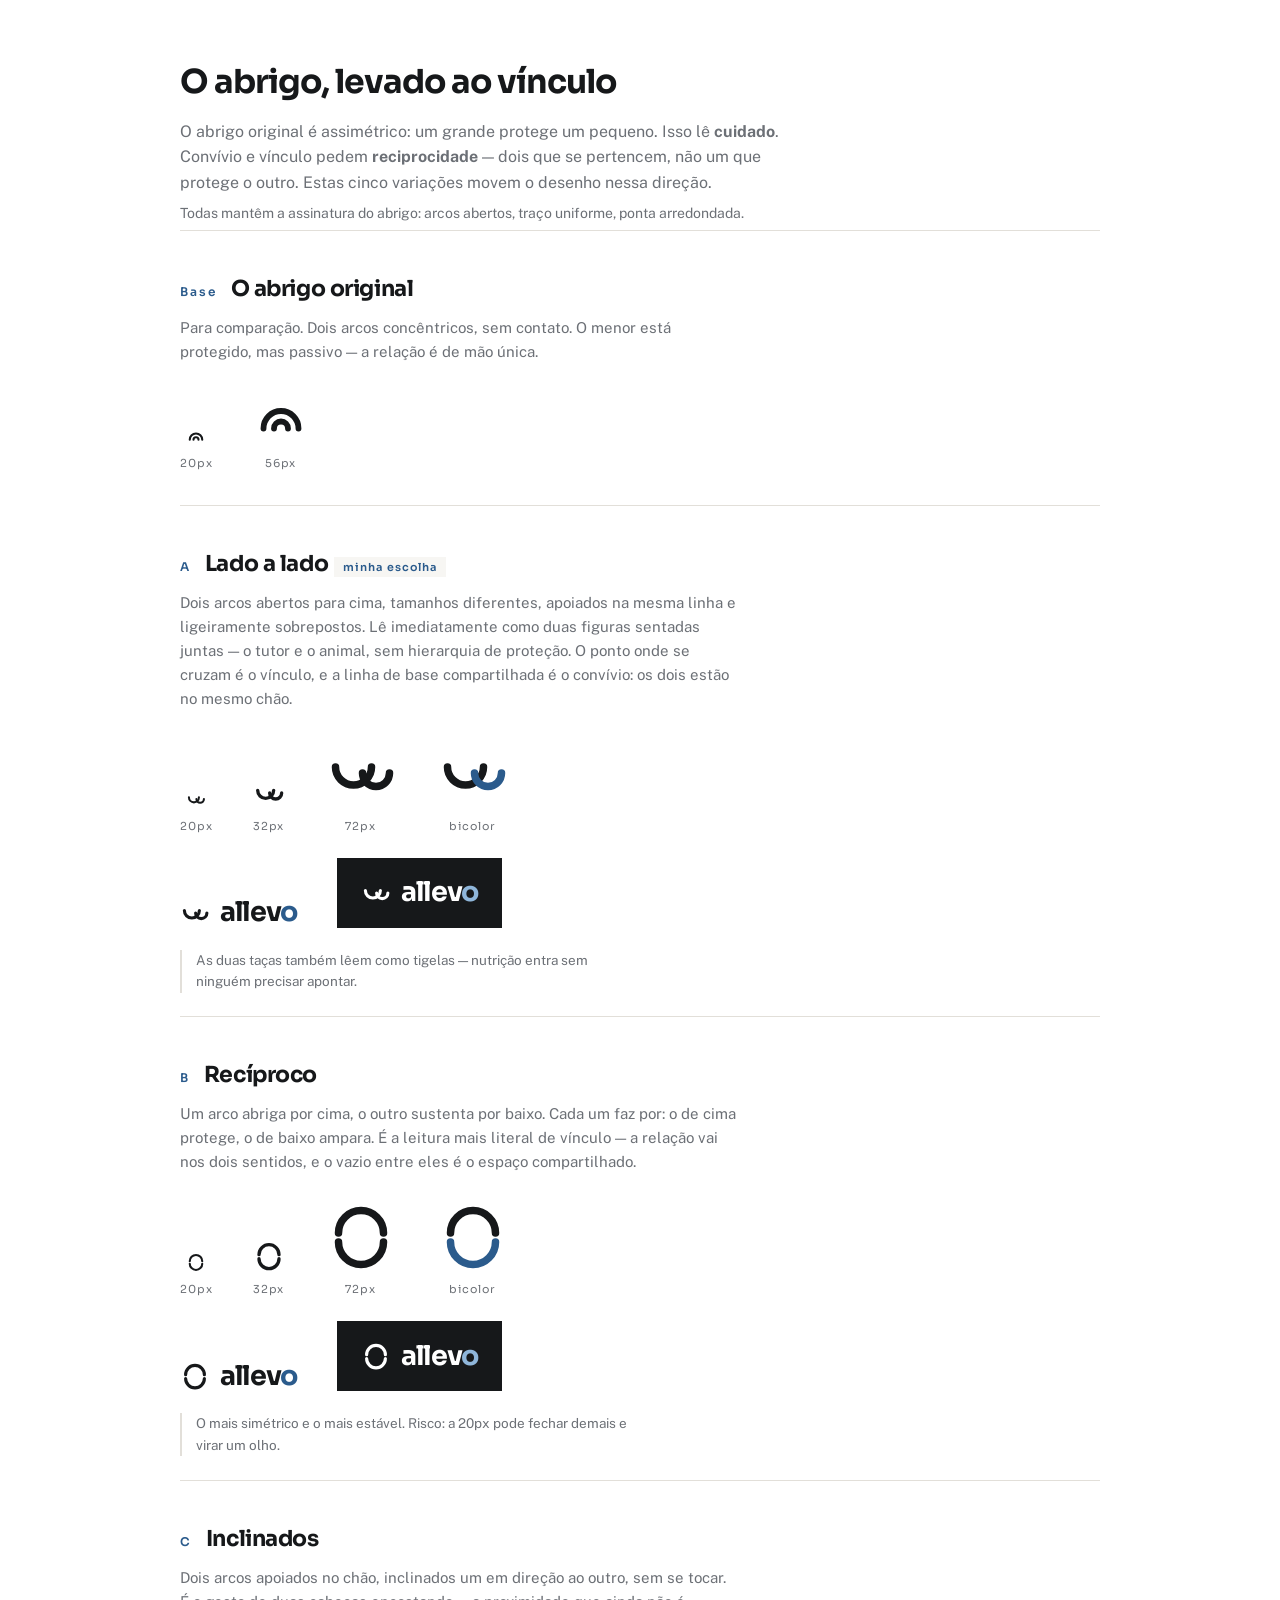
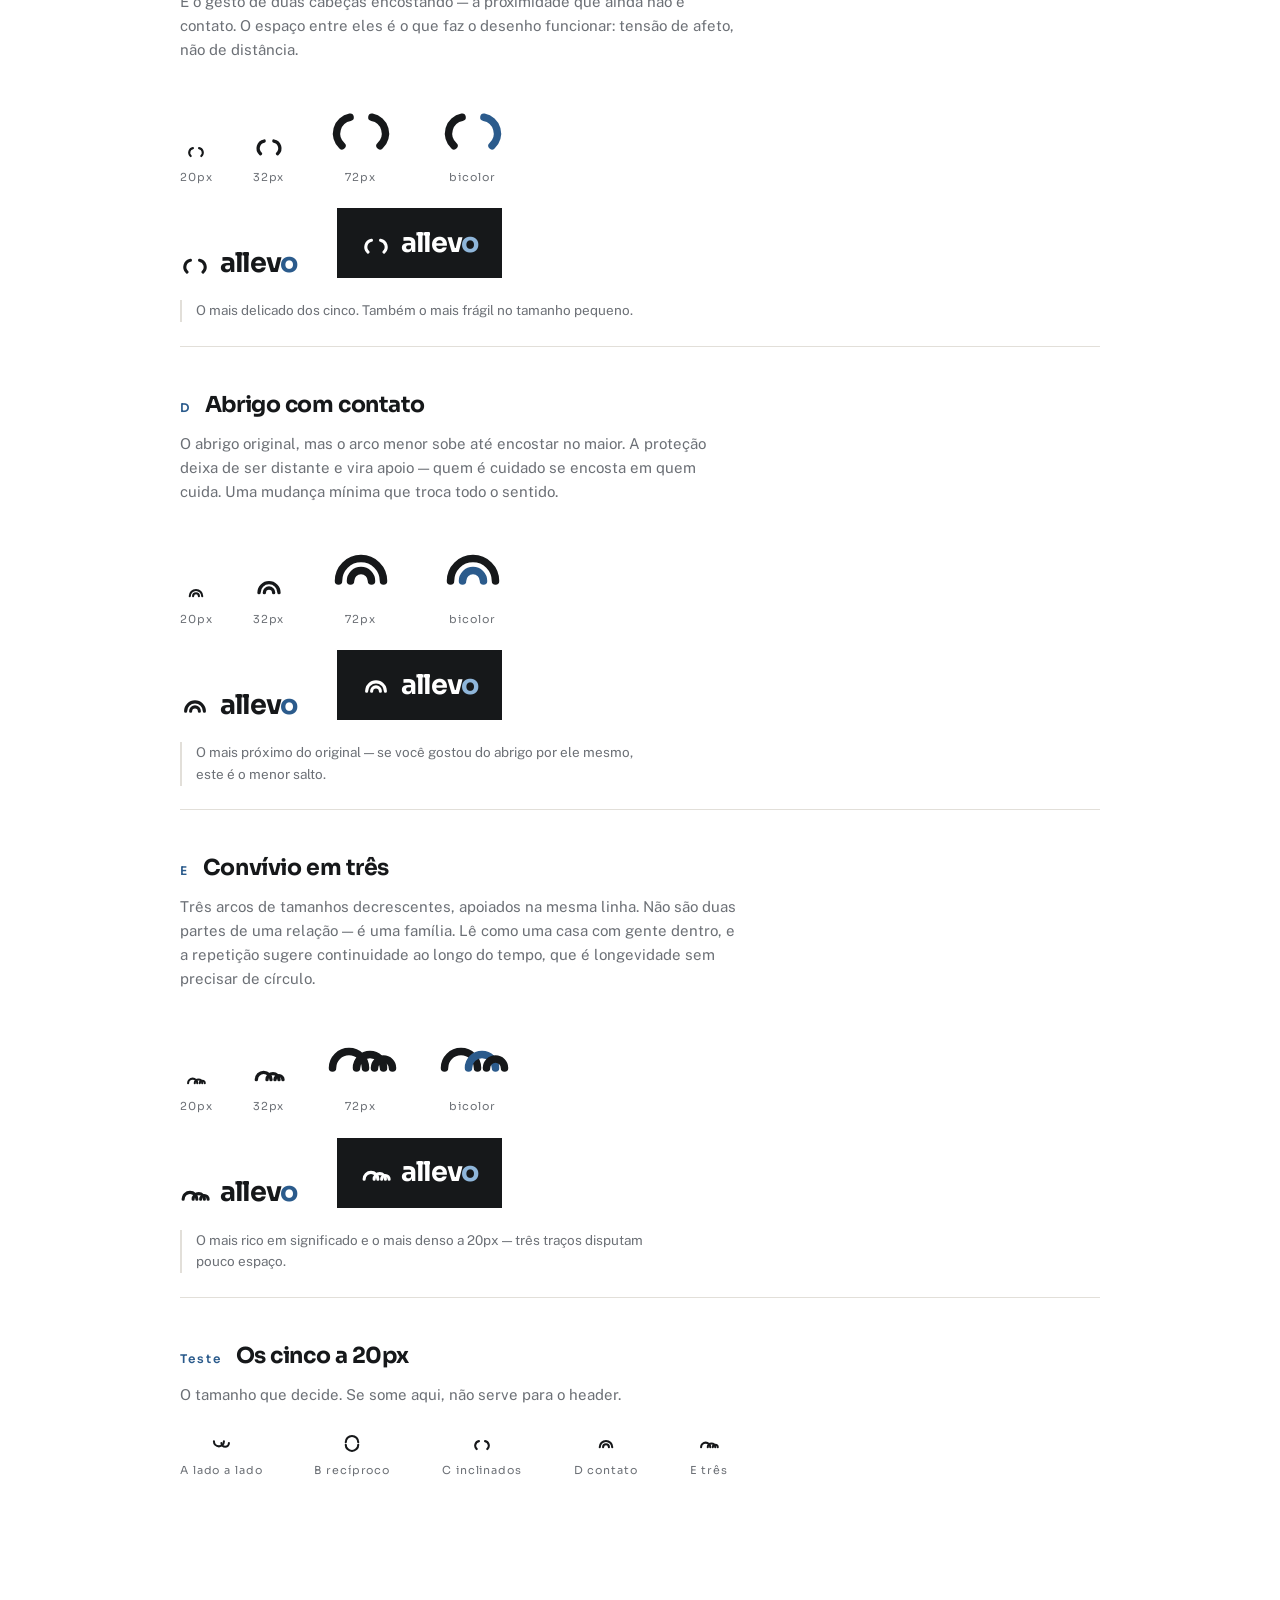
<file: logo-abrigo.html>
<!DOCTYPE html>
<html lang="pt-BR">
<head>
<meta charset="utf-8">
<meta name="viewport" content="width=device-width, initial-scale=1">
<title>Allevo — o abrigo e o vínculo</title>
<link rel="preconnect" href="https://fonts.googleapis.com">
<link rel="preconnect" href="https://fonts.gstatic.com" crossorigin>
<link href="https://fonts.googleapis.com/css2?family=Sora:wght@400;600;700&family=Public+Sans:wght@400;500;600&display=swap" rel="stylesheet">
<style>
  :root{--ink:#16181A;--muted:#6C7076;--line:#E2DFD9;--paper:#F7F6F3;--allevo:#2B5B8C;
        --display:'Sora',sans-serif;--sans:'Public Sans',sans-serif}
  *{box-sizing:border-box}
  body{margin:0;background:#fff;color:var(--ink);font-family:var(--sans);font-size:16px;line-height:1.6}
  .wrap{max-width:1000px;margin:0 auto;padding:56px 40px 110px}
  h1{font-family:var(--display);font-size:33px;letter-spacing:-.03em;margin:0 0 10px}
  .sub{color:var(--muted);max-width:64ch;margin:0 0 6px}
  .opt{border-top:1px solid var(--line);padding:40px 0 10px}
  .opt-head{display:flex;align-items:baseline;gap:14px}
  .opt-n{font-family:var(--display);font-size:12px;font-weight:600;letter-spacing:.16em;color:var(--allevo)}
  h2{font-family:var(--display);font-size:22px;letter-spacing:-.02em;margin:0}
  .concept{color:var(--muted);font-size:15px;max-width:62ch;margin:10px 0 26px}
  .row{display:flex;align-items:flex-end;gap:40px;flex-wrap:wrap;margin-bottom:22px}
  .cell{display:flex;flex-direction:column;align-items:center;gap:9px}
  .cap{font-size:11px;color:var(--muted);font-family:var(--display);letter-spacing:.08em}
  .lockup{display:inline-flex;align-items:center;gap:10px}
  .wm{font-family:var(--display);font-weight:700;letter-spacing:-.05em;line-height:1;font-size:27px}
  .wm i{font-style:normal;color:var(--allevo)}
  .onink{background:var(--ink);padding:20px 24px;display:inline-flex;align-items:center;gap:10px}
  .onink .wm{color:#fff}.onink .wm i{color:#8FB6DA}
  svg{display:block}
  .st{fill:none;stroke:var(--ink);stroke-width:5;stroke-linecap:round;stroke-linejoin:round}
  .onink .st{stroke:#fff}
  .acc{stroke:var(--allevo)}.onink .acc{stroke:#8FB6DA}
  .note{font-size:13.5px;color:var(--muted);border-left:2px solid var(--line);padding-left:14px;max-width:58ch}
  .best{background:var(--paper);padding:3px 9px;font-size:11px;font-family:var(--display);
        font-weight:600;letter-spacing:.1em;color:var(--allevo);margin-left:6px}
</style>
</head>
<body>
<div class="wrap">

<h1>O abrigo, levado ao vínculo</h1>
<p class="sub">O abrigo original é assimétrico: um grande protege um pequeno. Isso lê <strong>cuidado</strong>. Convívio e vínculo pedem <strong>reciprocidade</strong> — dois que se pertencem, não um que protege o outro. Estas cinco variações movem o desenho nessa direção.</p>
<p class="sub" style="font-size:14px">Todas mantêm a assinatura do abrigo: arcos abertos, traço uniforme, ponta arredondada.</p>

<!-- ORIGINAL -->
<section class="opt">
  <div class="opt-head"><span class="opt-n">Base</span><h2>O abrigo original</h2></div>
  <p class="concept">Para comparação. Dois arcos concêntricos, sem contato. O menor está protegido, mas passivo — a relação é de mão única.</p>
  <div class="row">
    <div class="cell"><svg width="20" height="20" viewBox="0 0 48 48"><g class="st"><path d="M9 33a15 15 0 0 1 30 0"/><path d="M18 33a6 6 0 0 1 12 0"/></g></svg><span class="cap">20px</span></div>
    <div class="cell"><svg width="56" height="56" viewBox="0 0 48 48"><g class="st"><path d="M9 33a15 15 0 0 1 30 0"/><path d="M18 33a6 6 0 0 1 12 0"/></g></svg><span class="cap">56px</span></div>
  </div>
</section>

<!-- A -->
<section class="opt">
  <div class="opt-head"><span class="opt-n">A</span><h2>Lado a lado<span class="best">minha escolha</span></h2></div>
  <p class="concept">Dois arcos abertos para cima, tamanhos diferentes, apoiados na mesma linha e ligeiramente sobrepostos. Lê imediatamente como duas figuras sentadas juntas — o tutor e o animal, sem hierarquia de proteção. O ponto onde se cruzam é o vínculo, e a linha de base compartilhada é o convívio: os dois estão no mesmo chão.</p>
  <div class="row">
    <div class="cell"><svg width="20" height="20" viewBox="0 0 48 48"><g class="st"><path d="M7 20a12 12 0 0 0 24 0"/><path d="M25 24a9 9 0 0 0 18 0"/></g></svg><span class="cap">20px</span></div>
    <div class="cell"><svg width="32" height="32" viewBox="0 0 48 48"><g class="st"><path d="M7 20a12 12 0 0 0 24 0"/><path d="M25 24a9 9 0 0 0 18 0"/></g></svg><span class="cap">32px</span></div>
    <div class="cell"><svg width="72" height="72" viewBox="0 0 48 48"><g class="st"><path d="M7 20a12 12 0 0 0 24 0"/><path d="M25 24a9 9 0 0 0 18 0"/></g></svg><span class="cap">72px</span></div>
    <div class="cell"><svg width="72" height="72" viewBox="0 0 48 48"><g class="st"><path d="M7 20a12 12 0 0 0 24 0"/><path class="acc" d="M25 24a9 9 0 0 0 18 0"/></g></svg><span class="cap">bicolor</span></div>
  </div>
  <div class="row">
    <div class="lockup"><svg width="30" height="30" viewBox="0 0 48 48"><g class="st"><path d="M7 20a12 12 0 0 0 24 0"/><path d="M25 24a9 9 0 0 0 18 0"/></g></svg><span class="wm">allev<i>o</i></span></div>
    <div class="onink"><svg width="30" height="30" viewBox="0 0 48 48"><g class="st"><path d="M7 20a12 12 0 0 0 24 0"/><path d="M25 24a9 9 0 0 0 18 0"/></g></svg><span class="wm">allev<i>o</i></span></div>
  </div>
  <p class="note">As duas taças também lêem como tigelas — nutrição entra sem ninguém precisar apontar.</p>
</section>

<!-- B -->
<section class="opt">
  <div class="opt-head"><span class="opt-n">B</span><h2>Recíproco</h2></div>
  <p class="concept">Um arco abriga por cima, o outro sustenta por baixo. Cada um faz por: o de cima protege, o de baixo ampara. É a leitura mais literal de vínculo — a relação vai nos dois sentidos, e o vazio entre eles é o espaço compartilhado.</p>
  <div class="row">
    <div class="cell"><svg width="20" height="20" viewBox="0 0 48 48"><g class="st"><path d="M9 22a15 15 0 0 1 30 0"/><path d="M39 28a15 15 0 0 1-30 0"/></g></svg><span class="cap">20px</span></div>
    <div class="cell"><svg width="32" height="32" viewBox="0 0 48 48"><g class="st"><path d="M9 22a15 15 0 0 1 30 0"/><path d="M39 28a15 15 0 0 1-30 0"/></g></svg><span class="cap">32px</span></div>
    <div class="cell"><svg width="72" height="72" viewBox="0 0 48 48"><g class="st"><path d="M9 22a15 15 0 0 1 30 0"/><path d="M39 28a15 15 0 0 1-30 0"/></g></svg><span class="cap">72px</span></div>
    <div class="cell"><svg width="72" height="72" viewBox="0 0 48 48"><g class="st"><path d="M9 22a15 15 0 0 1 30 0"/><path class="acc" d="M39 28a15 15 0 0 1-30 0"/></g></svg><span class="cap">bicolor</span></div>
  </div>
  <div class="row">
    <div class="lockup"><svg width="30" height="30" viewBox="0 0 48 48"><g class="st"><path d="M9 22a15 15 0 0 1 30 0"/><path d="M39 28a15 15 0 0 1-30 0"/></g></svg><span class="wm">allev<i>o</i></span></div>
    <div class="onink"><svg width="30" height="30" viewBox="0 0 48 48"><g class="st"><path d="M9 22a15 15 0 0 1 30 0"/><path d="M39 28a15 15 0 0 1-30 0"/></g></svg><span class="wm">allev<i>o</i></span></div>
  </div>
  <p class="note">O mais simétrico e o mais estável. Risco: a 20px pode fechar demais e virar um olho.</p>
</section>

<!-- C -->
<section class="opt">
  <div class="opt-head"><span class="opt-n">C</span><h2>Inclinados</h2></div>
  <p class="concept">Dois arcos apoiados no chão, inclinados um em direção ao outro, sem se tocar. É o gesto de duas cabeças encostando — a proximidade que ainda não é contato. O espaço entre eles é o que faz o desenho funcionar: tensão de afeto, não de distância.</p>
  <div class="row">
    <div class="cell"><svg width="20" height="20" viewBox="0 0 48 48"><g class="st"><path d="M10 38a11 11 0 0 1 8-18" transform="rotate(-8 14 29)"/><path d="M38 38a11 11 0 0 0-8-18" transform="rotate(8 34 29)"/></g></svg><span class="cap">20px</span></div>
    <div class="cell"><svg width="32" height="32" viewBox="0 0 48 48"><g class="st"><path d="M10 38a11 11 0 0 1 8-18" transform="rotate(-8 14 29)"/><path d="M38 38a11 11 0 0 0-8-18" transform="rotate(8 34 29)"/></g></svg><span class="cap">32px</span></div>
    <div class="cell"><svg width="72" height="72" viewBox="0 0 48 48"><g class="st"><path d="M10 38a11 11 0 0 1 8-18" transform="rotate(-8 14 29)"/><path d="M38 38a11 11 0 0 0-8-18" transform="rotate(8 34 29)"/></g></svg><span class="cap">72px</span></div>
    <div class="cell"><svg width="72" height="72" viewBox="0 0 48 48"><g class="st"><path d="M10 38a11 11 0 0 1 8-18" transform="rotate(-8 14 29)"/><path class="acc" d="M38 38a11 11 0 0 0-8-18" transform="rotate(8 34 29)"/></g></svg><span class="cap">bicolor</span></div>
  </div>
  <div class="row">
    <div class="lockup"><svg width="30" height="30" viewBox="0 0 48 48"><g class="st"><path d="M10 38a11 11 0 0 1 8-18" transform="rotate(-8 14 29)"/><path d="M38 38a11 11 0 0 0-8-18" transform="rotate(8 34 29)"/></g></svg><span class="wm">allev<i>o</i></span></div>
    <div class="onink"><svg width="30" height="30" viewBox="0 0 48 48"><g class="st"><path d="M10 38a11 11 0 0 1 8-18" transform="rotate(-8 14 29)"/><path d="M38 38a11 11 0 0 0-8-18" transform="rotate(8 34 29)"/></g></svg><span class="wm">allev<i>o</i></span></div>
  </div>
  <p class="note">O mais delicado dos cinco. Também o mais frágil no tamanho pequeno.</p>
</section>

<!-- D -->
<section class="opt">
  <div class="opt-head"><span class="opt-n">D</span><h2>Abrigo com contato</h2></div>
  <p class="concept">O abrigo original, mas o arco menor sobe até encostar no maior. A proteção deixa de ser distante e vira apoio — quem é cuidado se encosta em quem cuida. Uma mudança mínima que troca todo o sentido.</p>
  <div class="row">
    <div class="cell"><svg width="20" height="20" viewBox="0 0 48 48"><g class="st"><path d="M9 34a15 15 0 0 1 30 0"/><path d="M17 34a7 7 0 0 1 14 0"/></g></svg><span class="cap">20px</span></div>
    <div class="cell"><svg width="32" height="32" viewBox="0 0 48 48"><g class="st"><path d="M9 34a15 15 0 0 1 30 0"/><path d="M17 34a7 7 0 0 1 14 0"/></g></svg><span class="cap">32px</span></div>
    <div class="cell"><svg width="72" height="72" viewBox="0 0 48 48"><g class="st"><path d="M9 34a15 15 0 0 1 30 0"/><path d="M17 34a7 7 0 0 1 14 0"/></g></svg><span class="cap">72px</span></div>
    <div class="cell"><svg width="72" height="72" viewBox="0 0 48 48"><g class="st"><path d="M9 34a15 15 0 0 1 30 0"/><path class="acc" d="M17 34a7 7 0 0 1 14 0"/></g></svg><span class="cap">bicolor</span></div>
  </div>
  <div class="row">
    <div class="lockup"><svg width="30" height="30" viewBox="0 0 48 48"><g class="st"><path d="M9 34a15 15 0 0 1 30 0"/><path d="M17 34a7 7 0 0 1 14 0"/></g></svg><span class="wm">allev<i>o</i></span></div>
    <div class="onink"><svg width="30" height="30" viewBox="0 0 48 48"><g class="st"><path d="M9 34a15 15 0 0 1 30 0"/><path d="M17 34a7 7 0 0 1 14 0"/></g></svg><span class="wm">allev<i>o</i></span></div>
  </div>
  <p class="note">O mais próximo do original — se você gostou do abrigo por ele mesmo, este é o menor salto.</p>
</section>

<!-- E -->
<section class="opt">
  <div class="opt-head"><span class="opt-n">E</span><h2>Convívio em três</h2></div>
  <p class="concept">Três arcos de tamanhos decrescentes, apoiados na mesma linha. Não são duas partes de uma relação — é uma família. Lê como uma casa com gente dentro, e a repetição sugere continuidade ao longo do tempo, que é longevidade sem precisar de círculo.</p>
  <div class="row">
    <div class="cell"><svg width="20" height="20" viewBox="0 0 48 48"><g class="st"><path d="M5 34a11 11 0 0 1 22 0"/><path d="M21 34a9 9 0 0 1 18 0"/><path d="M33 34a6 6 0 0 1 12 0"/></g></svg><span class="cap">20px</span></div>
    <div class="cell"><svg width="32" height="32" viewBox="0 0 48 48"><g class="st"><path d="M5 34a11 11 0 0 1 22 0"/><path d="M21 34a9 9 0 0 1 18 0"/><path d="M33 34a6 6 0 0 1 12 0"/></g></svg><span class="cap">32px</span></div>
    <div class="cell"><svg width="72" height="72" viewBox="0 0 48 48"><g class="st"><path d="M5 34a11 11 0 0 1 22 0"/><path d="M21 34a9 9 0 0 1 18 0"/><path d="M33 34a6 6 0 0 1 12 0"/></g></svg><span class="cap">72px</span></div>
    <div class="cell"><svg width="72" height="72" viewBox="0 0 48 48"><g class="st"><path d="M5 34a11 11 0 0 1 22 0"/><path class="acc" d="M21 34a9 9 0 0 1 18 0"/><path d="M33 34a6 6 0 0 1 12 0"/></g></svg><span class="cap">bicolor</span></div>
  </div>
  <div class="row">
    <div class="lockup"><svg width="30" height="30" viewBox="0 0 48 48"><g class="st"><path d="M5 34a11 11 0 0 1 22 0"/><path d="M21 34a9 9 0 0 1 18 0"/><path d="M33 34a6 6 0 0 1 12 0"/></g></svg><span class="wm">allev<i>o</i></span></div>
    <div class="onink"><svg width="30" height="30" viewBox="0 0 48 48"><g class="st"><path d="M5 34a11 11 0 0 1 22 0"/><path d="M21 34a9 9 0 0 1 18 0"/><path d="M33 34a6 6 0 0 1 12 0"/></g></svg><span class="wm">allev<i>o</i></span></div>
  </div>
  <p class="note">O mais rico em significado e o mais denso a 20px — três traços disputam pouco espaço.</p>
</section>

<!-- TESTE -->
<section class="opt">
  <div class="opt-head"><span class="opt-n">Teste</span><h2>Os cinco a 20px</h2></div>
  <p class="concept">O tamanho que decide. Se some aqui, não serve para o header.</p>
  <div class="row" style="gap:52px;align-items:center">
    <div class="cell"><svg width="20" height="20" viewBox="0 0 48 48"><g class="st"><path d="M7 20a12 12 0 0 0 24 0"/><path d="M25 24a9 9 0 0 0 18 0"/></g></svg><span class="cap">A lado a lado</span></div>
    <div class="cell"><svg width="20" height="20" viewBox="0 0 48 48"><g class="st"><path d="M9 22a15 15 0 0 1 30 0"/><path d="M39 28a15 15 0 0 1-30 0"/></g></svg><span class="cap">B recíproco</span></div>
    <div class="cell"><svg width="20" height="20" viewBox="0 0 48 48"><g class="st"><path d="M10 38a11 11 0 0 1 8-18" transform="rotate(-8 14 29)"/><path d="M38 38a11 11 0 0 0-8-18" transform="rotate(8 34 29)"/></g></svg><span class="cap">C inclinados</span></div>
    <div class="cell"><svg width="20" height="20" viewBox="0 0 48 48"><g class="st"><path d="M9 34a15 15 0 0 1 30 0"/><path d="M17 34a7 7 0 0 1 14 0"/></g></svg><span class="cap">D contato</span></div>
    <div class="cell"><svg width="20" height="20" viewBox="0 0 48 48"><g class="st"><path d="M5 34a11 11 0 0 1 22 0"/><path d="M21 34a9 9 0 0 1 18 0"/><path d="M33 34a6 6 0 0 1 12 0"/></g></svg><span class="cap">E três</span></div>
  </div>
</section>

</div>
</body>
</html>
</file>
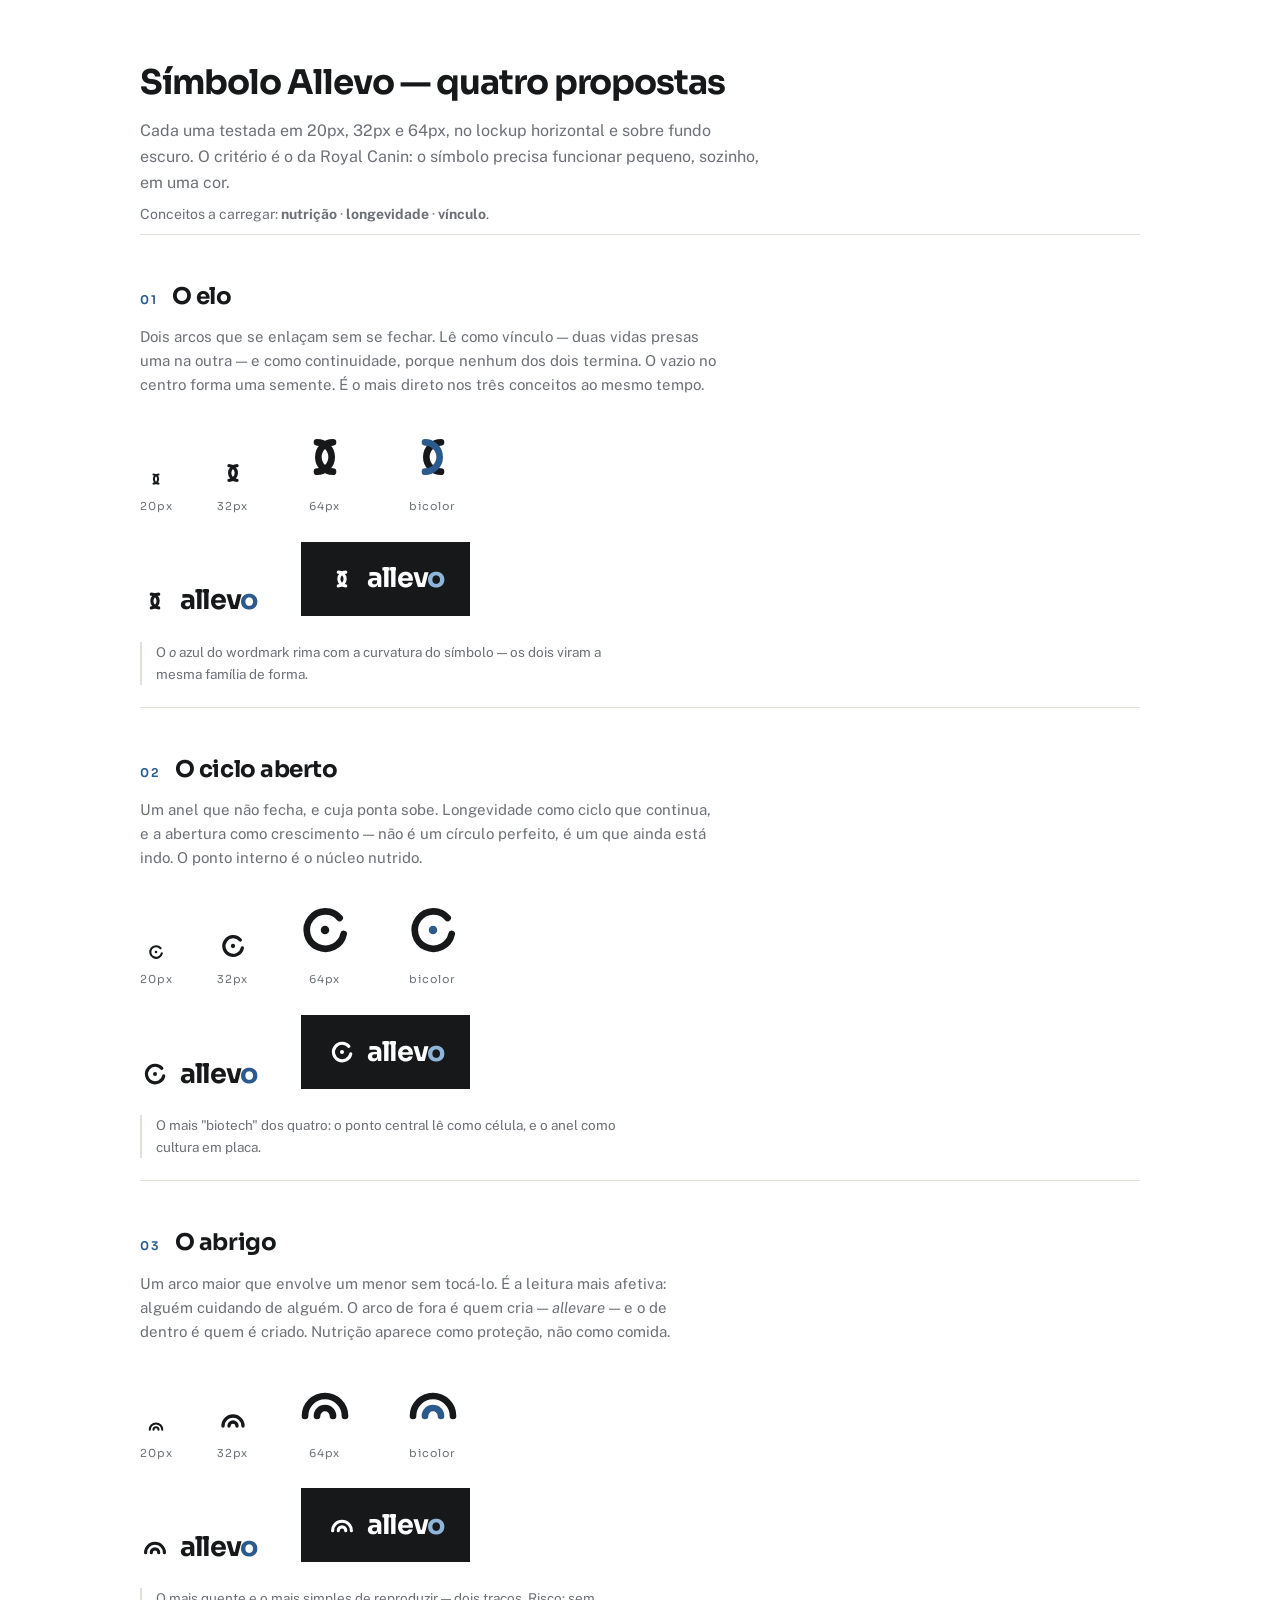
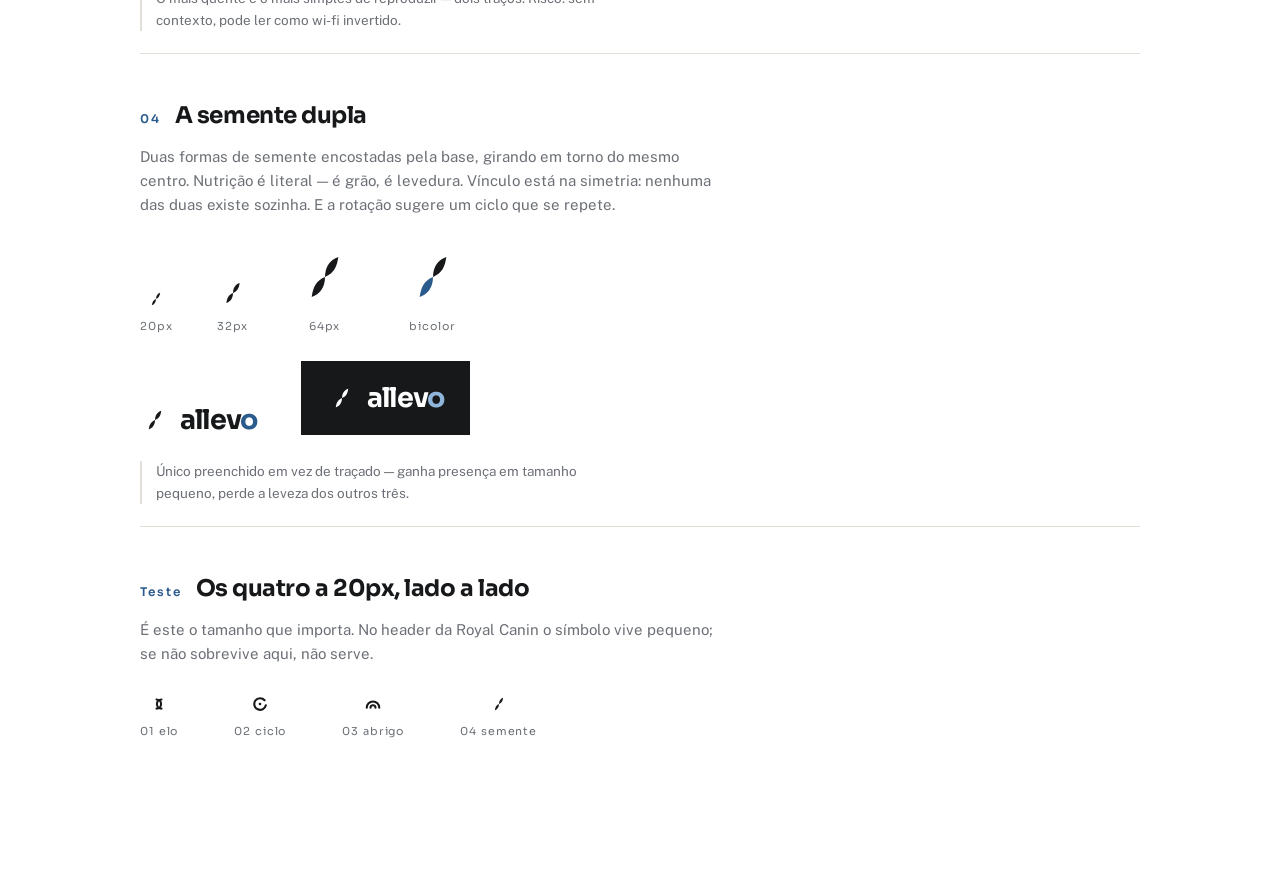
<file: logo-propostas.html>
<!DOCTYPE html>
<html lang="pt-BR">
<head>
<meta charset="utf-8">
<meta name="viewport" content="width=device-width, initial-scale=1">
<title>Allevo — propostas de símbolo</title>
<link rel="preconnect" href="https://fonts.googleapis.com">
<link rel="preconnect" href="https://fonts.gstatic.com" crossorigin>
<link href="https://fonts.googleapis.com/css2?family=Sora:wght@400;600;700&family=Public+Sans:wght@400;500;600&display=swap" rel="stylesheet">
<style>
  :root{--ink:#16181A;--muted:#6C7076;--line:#E2DFD9;--paper:#F7F6F3;--allevo:#2B5B8C;
        --display:'Sora',sans-serif;--sans:'Public Sans',sans-serif}
  *{box-sizing:border-box}
  body{margin:0;background:#fff;color:var(--ink);font-family:var(--sans);font-size:16px;line-height:1.6}
  .wrap{max-width:1080px;margin:0 auto;padding:56px 40px 100px}
  h1{font-family:var(--display);font-size:34px;letter-spacing:-.03em;margin:0 0 8px}
  .sub{color:var(--muted);max-width:62ch;margin:0 0 8px}
  .opt{border-top:1px solid var(--line);padding:44px 0 8px}
  .opt-head{display:flex;align-items:baseline;gap:14px;margin-bottom:6px}
  .opt-n{font-family:var(--display);font-size:12px;font-weight:600;letter-spacing:.16em;color:var(--allevo)}
  h2{font-family:var(--display);font-size:23px;letter-spacing:-.02em;margin:0}
  .concept{color:var(--muted);font-size:15px;max-width:64ch;margin:10px 0 28px}
  .row{display:flex;align-items:flex-end;gap:44px;flex-wrap:wrap;margin-bottom:26px}
  .cell{display:flex;flex-direction:column;align-items:center;gap:9px}
  .cap{font-size:11px;color:var(--muted);font-family:var(--display);letter-spacing:.08em}
  .lockup{display:inline-flex;align-items:center;gap:10px}
  .wm{font-family:var(--display);font-weight:700;letter-spacing:-.05em;line-height:1}
  .wm i{font-style:normal;color:var(--allevo)}
  .onink{background:var(--ink);padding:22px 26px;display:inline-flex;align-items:center;gap:10px}
  .onink .wm{color:#fff}
  .onink .wm i{color:#8FB6DA}
  svg{display:block}
  .st{stroke:var(--ink);fill:none;stroke-width:5;stroke-linecap:round;stroke-linejoin:round}
  .onink .st{stroke:#fff}
  .acc{stroke:var(--allevo)}
  .onink .acc{stroke:#8FB6DA}
  .fl{fill:var(--ink)}
  .onink .fl{fill:#fff}
  .flacc{fill:var(--allevo)}
  .onink .flacc{fill:#8FB6DA}
  .note{font-size:13.5px;color:var(--muted);border-left:2px solid var(--line);padding-left:14px;max-width:60ch}
</style>
</head>
<body>
<div class="wrap">

  <h1>Símbolo Allevo — quatro propostas</h1>
  <p class="sub">Cada uma testada em 20px, 32px e 64px, no lockup horizontal e sobre fundo escuro. O critério é o da Royal Canin: o símbolo precisa funcionar pequeno, sozinho, em uma cor.</p>
  <p class="sub" style="font-size:14px">Conceitos a carregar: <strong>nutrição</strong> · <strong>longevidade</strong> · <strong>vínculo</strong>.</p>

  <!-- ============================================ 1. O ELO -->
  <section class="opt">
    <div class="opt-head"><span class="opt-n">01</span><h2>O elo</h2></div>
    <p class="concept">Dois arcos que se enlaçam sem se fechar. Lê como vínculo — duas vidas presas uma na outra — e como continuidade, porque nenhum dos dois termina. O vazio no centro forma uma semente. É o mais direto nos três conceitos ao mesmo tempo.</p>
    <div class="row">
      <div class="cell">
        <svg width="20" height="20" viewBox="0 0 48 48"><g class="st" stroke-width="5"><path d="M30 13a11 11 0 0 0 0 22"/><path d="M18 35a11 11 0 0 0 0-22"/></g></svg>
        <span class="cap">20px</span>
      </div>
      <div class="cell">
        <svg width="32" height="32" viewBox="0 0 48 48"><g class="st"><path d="M30 13a11 11 0 0 0 0 22"/><path d="M18 35a11 11 0 0 0 0-22"/></g></svg>
        <span class="cap">32px</span>
      </div>
      <div class="cell">
        <svg width="64" height="64" viewBox="0 0 48 48"><g class="st"><path d="M30 13a11 11 0 0 0 0 22"/><path d="M18 35a11 11 0 0 0 0-22"/></g></svg>
        <span class="cap">64px</span>
      </div>
      <div class="cell">
        <svg width="64" height="64" viewBox="0 0 48 48"><g class="st"><path d="M30 13a11 11 0 0 0 0 22"/><path class="acc" d="M18 35a11 11 0 0 0 0-22"/></g></svg>
        <span class="cap">bicolor</span>
      </div>
    </div>
    <div class="row">
      <div class="lockup">
        <svg width="30" height="30" viewBox="0 0 48 48"><g class="st"><path d="M30 13a11 11 0 0 0 0 22"/><path d="M18 35a11 11 0 0 0 0-22"/></g></svg>
        <span class="wm" style="font-size:27px">allev<i>o</i></span>
      </div>
      <div class="onink">
        <svg width="30" height="30" viewBox="0 0 48 48"><g class="st"><path d="M30 13a11 11 0 0 0 0 22"/><path d="M18 35a11 11 0 0 0 0-22"/></g></svg>
        <span class="wm" style="font-size:27px">allev<i>o</i></span>
      </div>
    </div>
    <p class="note">O <em>o</em> azul do wordmark rima com a curvatura do símbolo — os dois viram a mesma família de forma.</p>
  </section>

  <!-- ============================================ 2. O CICLO ABERTO -->
  <section class="opt">
    <div class="opt-head"><span class="opt-n">02</span><h2>O ciclo aberto</h2></div>
    <p class="concept">Um anel que não fecha, e cuja ponta sobe. Longevidade como ciclo que continua, e a abertura como crescimento — não é um círculo perfeito, é um que ainda está indo. O ponto interno é o núcleo nutrido.</p>
    <div class="row">
      <div class="cell">
        <svg width="20" height="20" viewBox="0 0 48 48"><g class="st" stroke-width="5"><path d="M35 15a14 14 0 1 0 3 12"/><circle cx="24" cy="24" r="3.2" class="fl" stroke="none"/></g></svg>
        <span class="cap">20px</span>
      </div>
      <div class="cell">
        <svg width="32" height="32" viewBox="0 0 48 48"><g class="st"><path d="M35 15a14 14 0 1 0 3 12"/><circle cx="24" cy="24" r="3.2" class="fl" stroke="none"/></g></svg>
        <span class="cap">32px</span>
      </div>
      <div class="cell">
        <svg width="64" height="64" viewBox="0 0 48 48"><g class="st"><path d="M35 15a14 14 0 1 0 3 12"/><circle cx="24" cy="24" r="3.2" class="fl" stroke="none"/></g></svg>
        <span class="cap">64px</span>
      </div>
      <div class="cell">
        <svg width="64" height="64" viewBox="0 0 48 48"><g class="st"><path d="M35 15a14 14 0 1 0 3 12"/><circle cx="24" cy="24" r="3.2" class="flacc" stroke="none"/></g></svg>
        <span class="cap">bicolor</span>
      </div>
    </div>
    <div class="row">
      <div class="lockup">
        <svg width="30" height="30" viewBox="0 0 48 48"><g class="st"><path d="M35 15a14 14 0 1 0 3 12"/><circle cx="24" cy="24" r="3.2" class="fl" stroke="none"/></g></svg>
        <span class="wm" style="font-size:27px">allev<i>o</i></span>
      </div>
      <div class="onink">
        <svg width="30" height="30" viewBox="0 0 48 48"><g class="st"><path d="M35 15a14 14 0 1 0 3 12"/><circle cx="24" cy="24" r="3.2" class="fl" stroke="none"/></g></svg>
        <span class="wm" style="font-size:27px">allev<i>o</i></span>
      </div>
    </div>
    <p class="note">O mais "biotech" dos quatro: o ponto central lê como célula, e o anel como cultura em placa.</p>
  </section>

  <!-- ============================================ 3. O ABRIGO -->
  <section class="opt">
    <div class="opt-head"><span class="opt-n">03</span><h2>O abrigo</h2></div>
    <p class="concept">Um arco maior que envolve um menor sem tocá-lo. É a leitura mais afetiva: alguém cuidando de alguém. O arco de fora é quem cria — <em>allevare</em> — e o de dentro é quem é criado. Nutrição aparece como proteção, não como comida.</p>
    <div class="row">
      <div class="cell">
        <svg width="20" height="20" viewBox="0 0 48 48"><g class="st" stroke-width="5"><path d="M9 33a15 15 0 0 1 30 0"/><path d="M18 33a6 6 0 0 1 12 0"/></g></svg>
        <span class="cap">20px</span>
      </div>
      <div class="cell">
        <svg width="32" height="32" viewBox="0 0 48 48"><g class="st"><path d="M9 33a15 15 0 0 1 30 0"/><path d="M18 33a6 6 0 0 1 12 0"/></g></svg>
        <span class="cap">32px</span>
      </div>
      <div class="cell">
        <svg width="64" height="64" viewBox="0 0 48 48"><g class="st"><path d="M9 33a15 15 0 0 1 30 0"/><path d="M18 33a6 6 0 0 1 12 0"/></g></svg>
        <span class="cap">64px</span>
      </div>
      <div class="cell">
        <svg width="64" height="64" viewBox="0 0 48 48"><g class="st"><path d="M9 33a15 15 0 0 1 30 0"/><path class="acc" d="M18 33a6 6 0 0 1 12 0"/></g></svg>
        <span class="cap">bicolor</span>
      </div>
    </div>
    <div class="row">
      <div class="lockup">
        <svg width="30" height="30" viewBox="0 0 48 48"><g class="st"><path d="M9 33a15 15 0 0 1 30 0"/><path d="M18 33a6 6 0 0 1 12 0"/></g></svg>
        <span class="wm" style="font-size:27px">allev<i>o</i></span>
      </div>
      <div class="onink">
        <svg width="30" height="30" viewBox="0 0 48 48"><g class="st"><path d="M9 33a15 15 0 0 1 30 0"/><path d="M18 33a6 6 0 0 1 12 0"/></g></svg>
        <span class="wm" style="font-size:27px">allev<i>o</i></span>
      </div>
    </div>
    <p class="note">O mais quente e o mais simples de reproduzir — dois traços. Risco: sem contexto, pode ler como wi-fi invertido.</p>
  </section>

  <!-- ============================================ 4. A SEMENTE DUPLA -->
  <section class="opt">
    <div class="opt-head"><span class="opt-n">04</span><h2>A semente dupla</h2></div>
    <p class="concept">Duas formas de semente encostadas pela base, girando em torno do mesmo centro. Nutrição é literal — é grão, é levedura. Vínculo está na simetria: nenhuma das duas existe sozinha. E a rotação sugere um ciclo que se repete.</p>
    <div class="row">
      <div class="cell">
        <svg width="20" height="20" viewBox="0 0 48 48"><g class="fl"><path d="M24 24c0-8 4-13 10-15-1 7-3 12-10 15Z"/><path d="M24 24c0 8-4 13-10 15 1-7 3-12 10-15Z"/></g><g class="st" stroke-width="5"><path d="M24 24c-7-3-12-8-15-14 7 1 12 3 15 10" fill="none" opacity="0"/></g></svg>
        <span class="cap">20px</span>
      </div>
      <div class="cell">
        <svg width="32" height="32" viewBox="0 0 48 48"><g class="fl"><path d="M24 24c0-8 4-13 10-15-1 7-3 12-10 15Z"/><path d="M24 24c0 8-4 13-10 15 1-7 3-12 10-15Z"/></g></svg>
        <span class="cap">32px</span>
      </div>
      <div class="cell">
        <svg width="64" height="64" viewBox="0 0 48 48"><g class="fl"><path d="M24 24c0-8 4-13 10-15-1 7-3 12-10 15Z"/><path d="M24 24c0 8-4 13-10 15 1-7 3-12 10-15Z"/></g></svg>
        <span class="cap">64px</span>
      </div>
      <div class="cell">
        <svg width="64" height="64" viewBox="0 0 48 48"><g><path class="fl" d="M24 24c0-8 4-13 10-15-1 7-3 12-10 15Z"/><path class="flacc" d="M24 24c0 8-4 13-10 15 1-7 3-12 10-15Z"/></g></svg>
        <span class="cap">bicolor</span>
      </div>
    </div>
    <div class="row">
      <div class="lockup">
        <svg width="30" height="30" viewBox="0 0 48 48"><g class="fl"><path d="M24 24c0-8 4-13 10-15-1 7-3 12-10 15Z"/><path d="M24 24c0 8-4 13-10 15 1-7 3-12 10-15Z"/></g></svg>
        <span class="wm" style="font-size:27px">allev<i>o</i></span>
      </div>
      <div class="onink">
        <svg width="30" height="30" viewBox="0 0 48 48"><g class="fl"><path d="M24 24c0-8 4-13 10-15-1 7-3 12-10 15Z"/><path d="M24 24c0 8-4 13-10 15 1-7 3-12 10-15Z"/></g></svg>
        <span class="wm" style="font-size:27px">allev<i>o</i></span>
      </div>
    </div>
    <p class="note">Único preenchido em vez de traçado — ganha presença em tamanho pequeno, perde a leveza dos outros três.</p>
  </section>

  <!-- ============================================ COMPARATIVO 20px -->
  <section class="opt">
    <div class="opt-head"><span class="opt-n">Teste</span><h2>Os quatro a 20px, lado a lado</h2></div>
    <p class="concept">É este o tamanho que importa. No header da Royal Canin o símbolo vive pequeno; se não sobrevive aqui, não serve.</p>
    <div class="row" style="gap:56px;align-items:center">
      <div class="cell">
        <svg width="20" height="20" viewBox="0 0 48 48"><g class="st" stroke-width="5"><path d="M30 13a11 11 0 0 0 0 22"/><path d="M18 35a11 11 0 0 0 0-22"/></g></svg>
        <span class="cap">01 elo</span>
      </div>
      <div class="cell">
        <svg width="20" height="20" viewBox="0 0 48 48"><g class="st" stroke-width="5"><path d="M35 15a14 14 0 1 0 3 12"/><circle cx="24" cy="24" r="3.2" class="fl" stroke="none"/></g></svg>
        <span class="cap">02 ciclo</span>
      </div>
      <div class="cell">
        <svg width="20" height="20" viewBox="0 0 48 48"><g class="st" stroke-width="5"><path d="M9 33a15 15 0 0 1 30 0"/><path d="M18 33a6 6 0 0 1 12 0"/></g></svg>
        <span class="cap">03 abrigo</span>
      </div>
      <div class="cell">
        <svg width="20" height="20" viewBox="0 0 48 48"><g class="fl"><path d="M24 24c0-8 4-13 10-15-1 7-3 12-10 15Z"/><path d="M24 24c0 8-4 13-10 15 1-7 3-12 10-15Z"/></g></svg>
        <span class="cap">04 semente</span>
      </div>
    </div>
  </section>

</div>
</body>
</html>
</file>
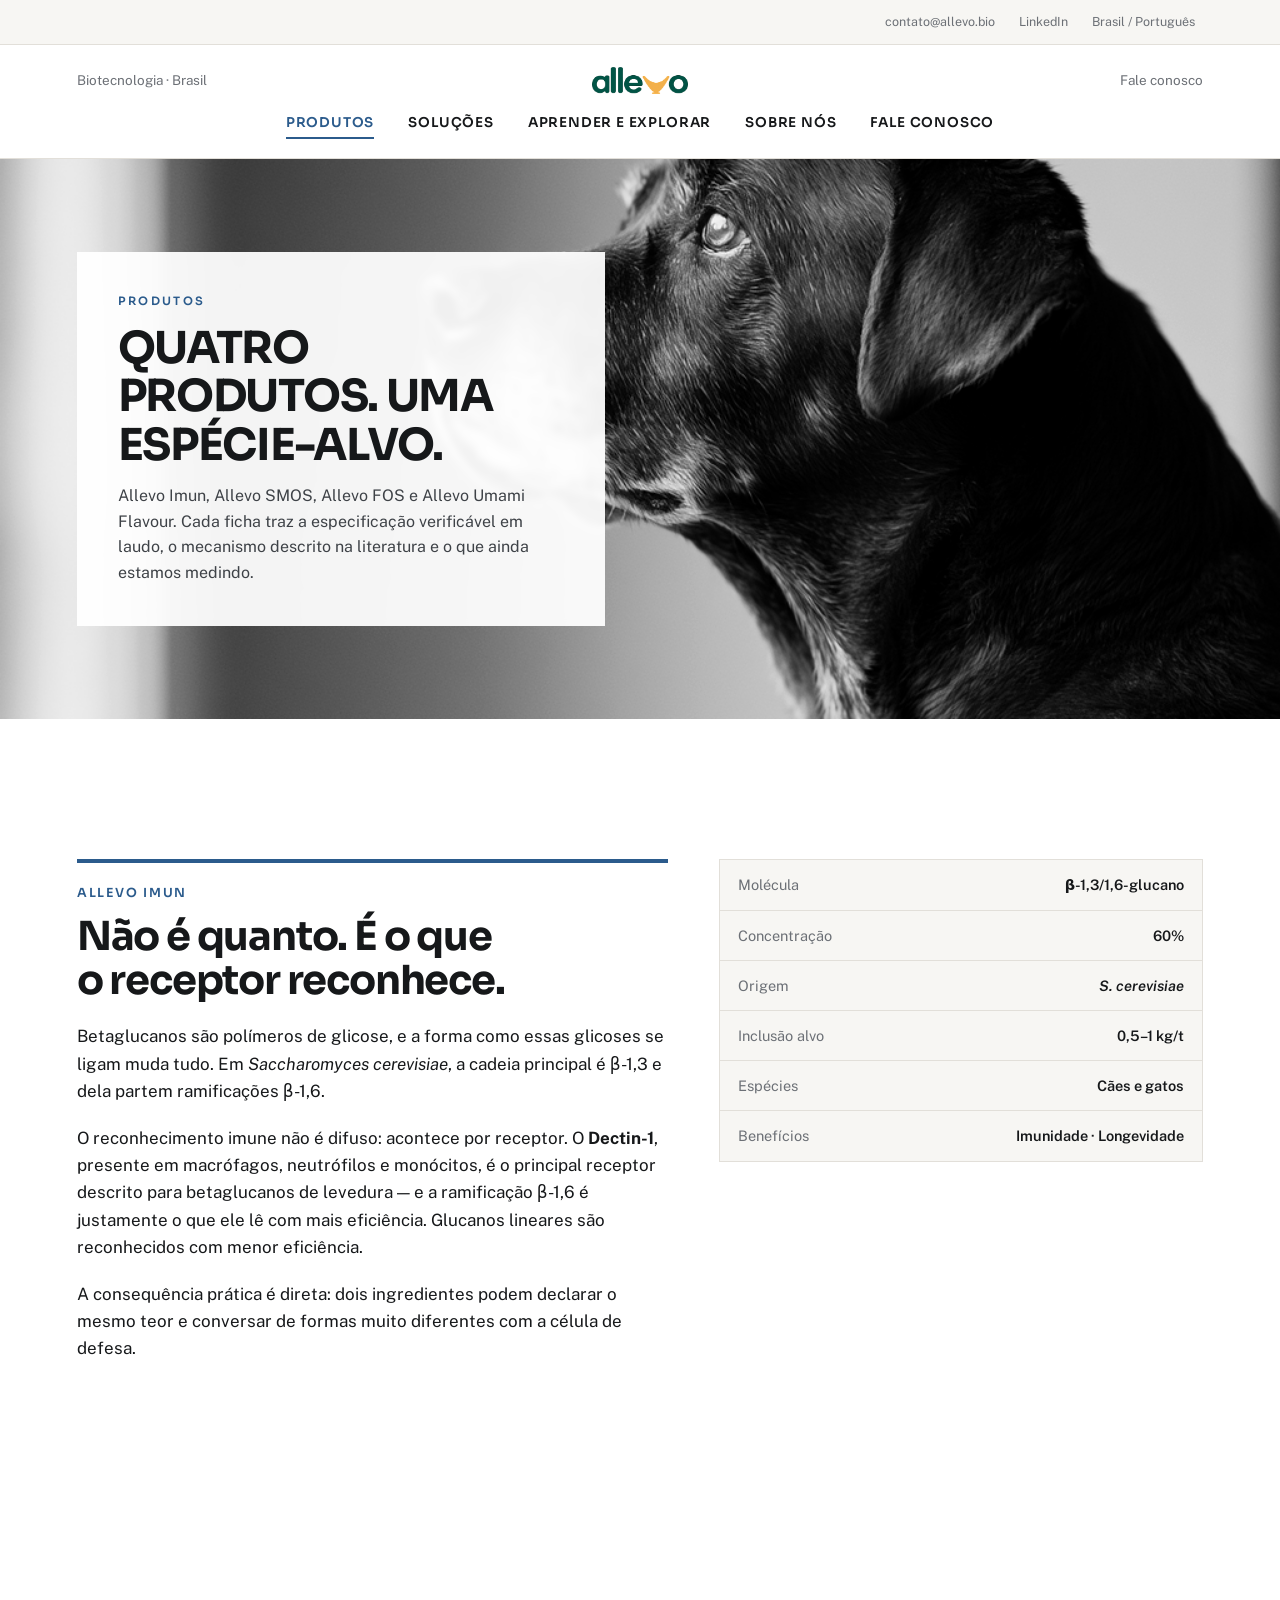
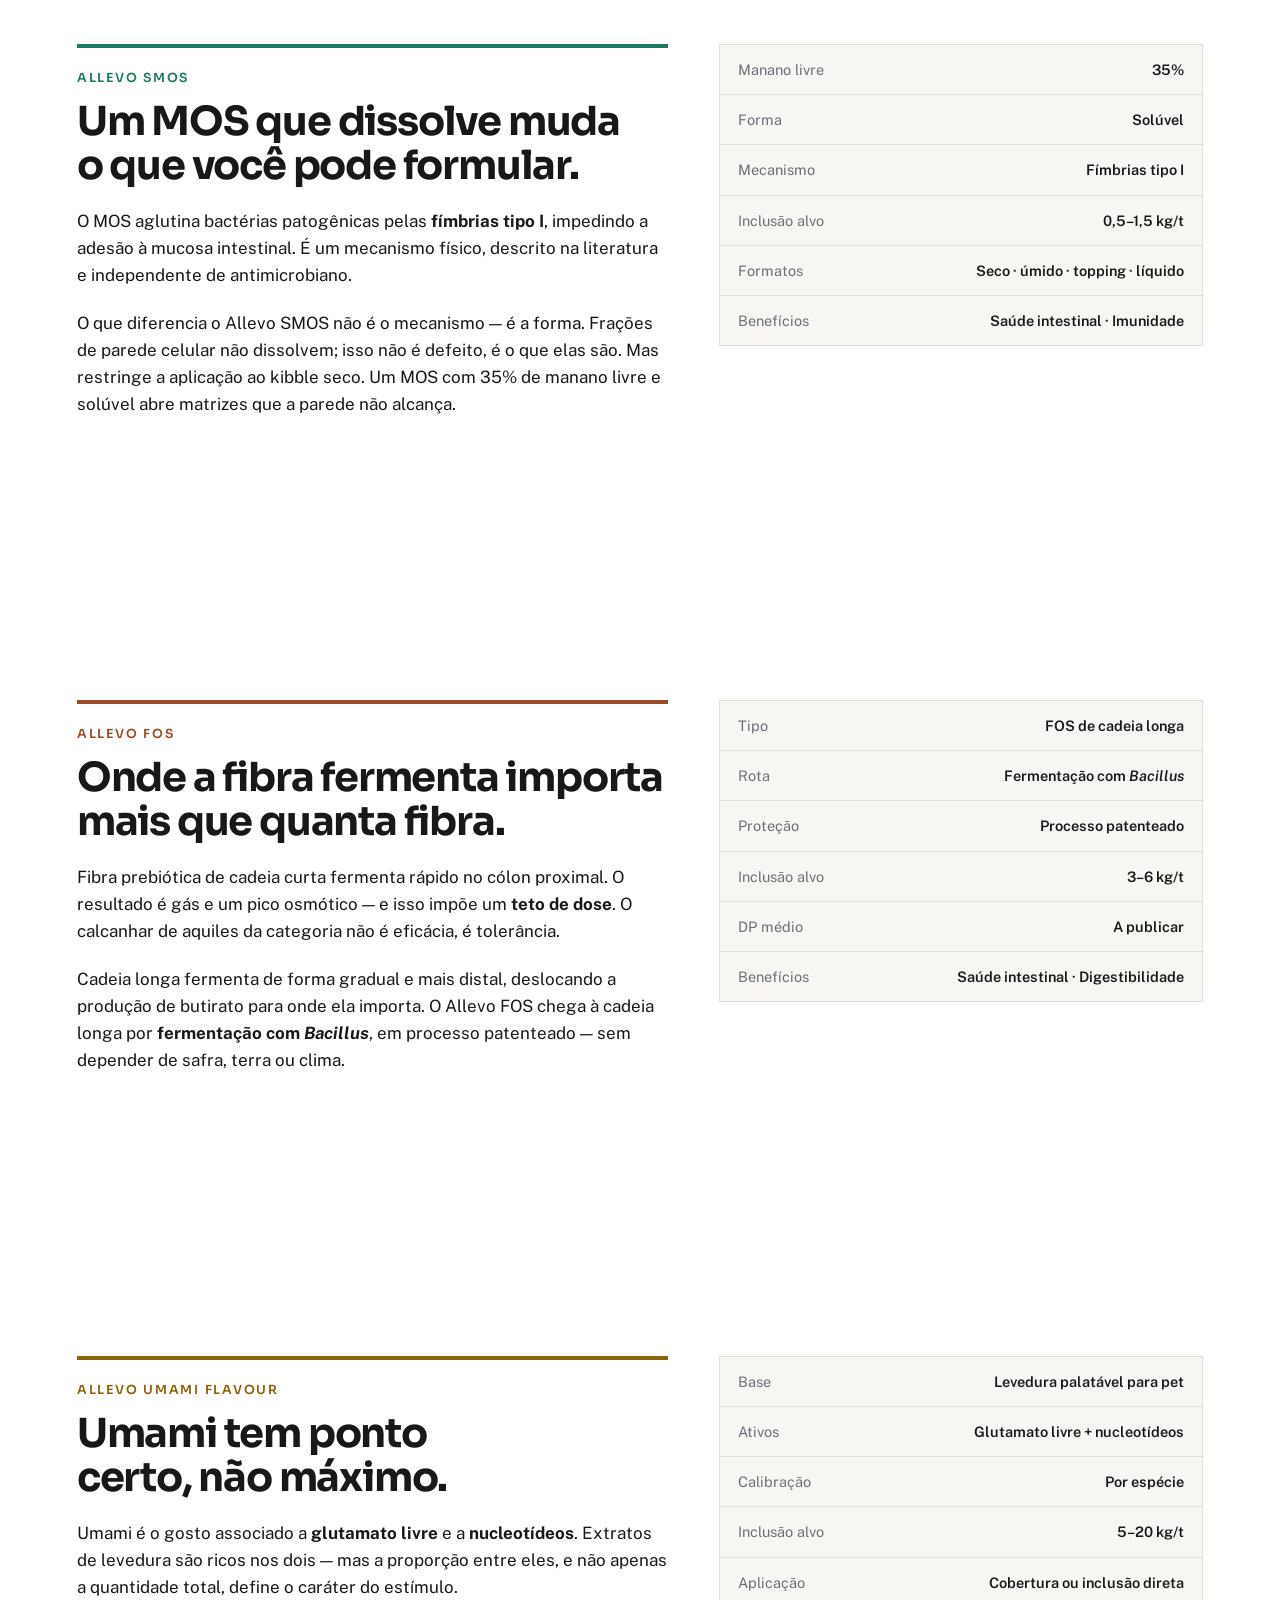
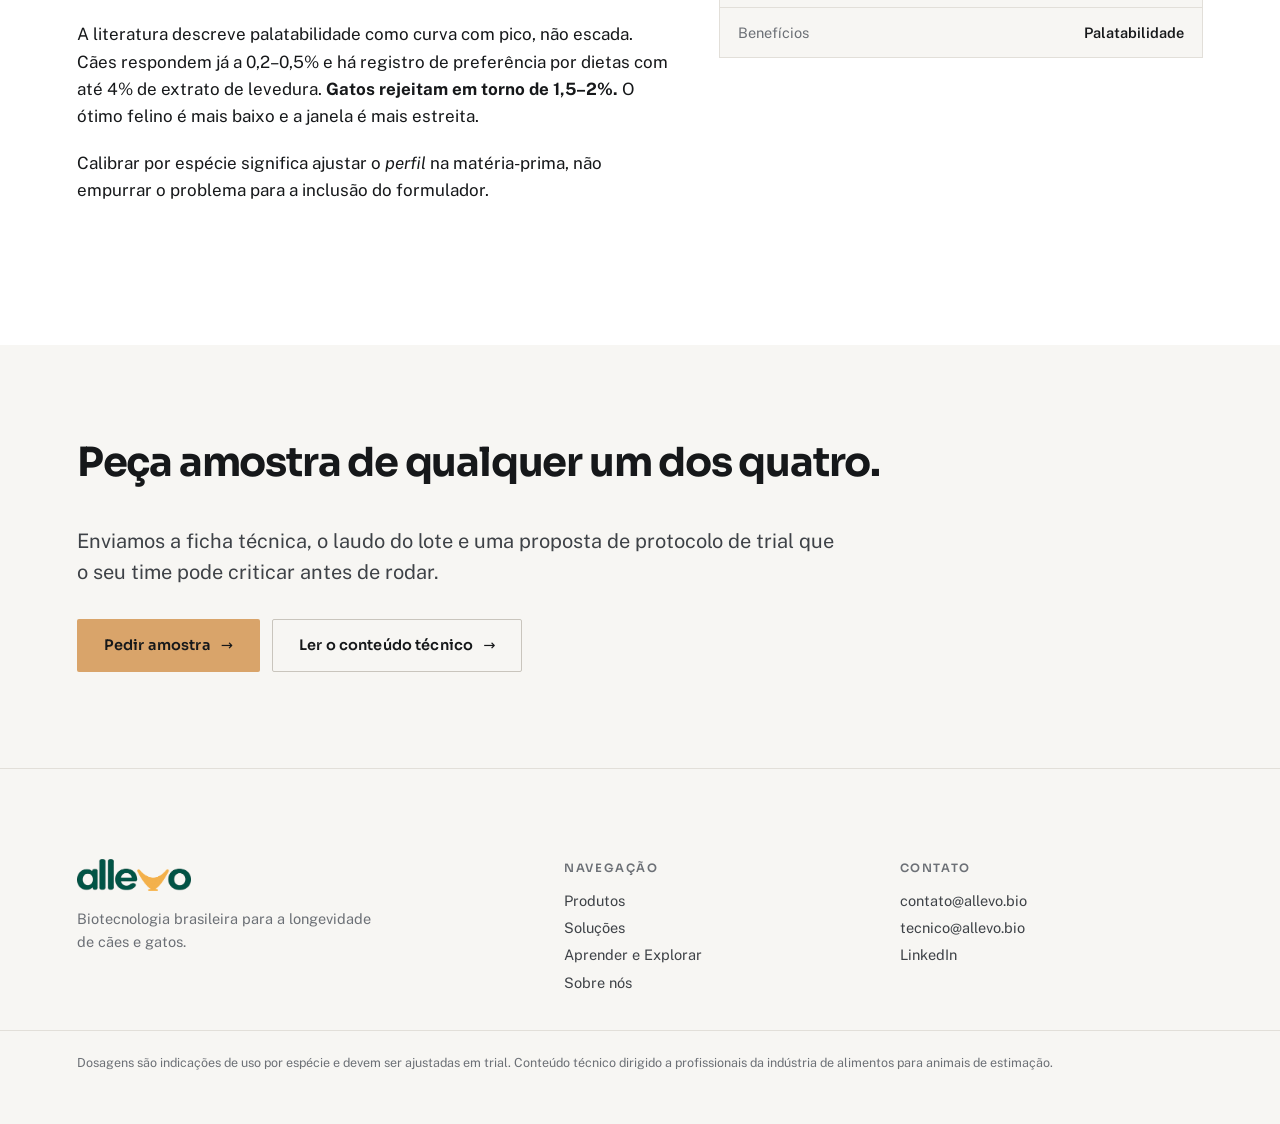
<file: produtos.html>
<!DOCTYPE html>
<html lang="pt-BR">
<head>
<meta charset="utf-8">
<meta name="viewport" content="width=device-width, initial-scale=1">
<title>Produtos — Allevo</title>
<meta name="description" content="Allevo Imun, Allevo SMOS, Allevo FOS e Allevo Umami Flavour: especificação, mecanismo e o que está em validação.">
<link rel="canonical" href="https://allevo.bio/produtos.html">
<link rel="icon" href="favicon-32.png" type="image/png" sizes="32x32">
<link rel="icon" href="favicon-192.png" type="image/png" sizes="192x192">
<link rel="apple-touch-icon" href="apple-touch-icon.png">
<meta property="og:type" content="website">
<meta property="og:site_name" content="Allevo">
<meta property="og:locale" content="pt_BR">
<meta property="og:url" content="https://allevo.bio/produtos.html">
<meta property="og:title" content="Produtos — Allevo">
<meta property="og:description" content="Allevo Imun, Allevo SMOS, Allevo FOS e Allevo Umami Flavour: especificação, mecanismo e o que está em validação.">
<meta property="og:image" content="https://allevo.bio/img/og-allevo.jpg">
<meta property="og:image:width" content="1200">
<meta property="og:image:height" content="630">
<meta name="twitter:card" content="summary_large_image">
<meta name="theme-color" content="#FFFFFF">
<link rel="preconnect" href="https://fonts.googleapis.com">
<link rel="preconnect" href="https://fonts.gstatic.com" crossorigin>
<link href="https://fonts.googleapis.com/css2?family=Sora:wght@400;600;700&family=Public+Sans:wght@400;500;600;700&display=swap" rel="stylesheet">
<link rel="stylesheet" href="styles.css?v=90b54918">
</head>
<body>

<div class="topbar">
  <div class="topbar-in">
    <a href="mailto:contato@allevo.bio">contato@allevo.bio</a>
    <a href="#">LinkedIn</a>
    <span>Brasil / Português</span>
  </div>
</div>

<header class="nav">
  <div class="nav-in">
    <div class="nav-side"><span>Biotecnologia · Brasil</span></div>
    <a class="wordmark" href="index.html"><img src="img/logo/logo-default.png" alt="Allevo" class="wordmark-img"></a>
    <div class="nav-side nav-side--r"><a href="index.html#contato" style="color:inherit;text-decoration:none">Fale conosco</a></div>
  </div>
  <nav class="nav-links">
      <a href="produtos.html" aria-current="page">Produtos</a>
      <div class="nav-drop">
        <a href="solucoes.html">Soluções</a>
        <div class="nav-drop-menu">
          <a href="solucoes-imunidade.html">Imunidade</a>
          <a href="solucoes-longevidade.html">Longevidade</a>
          <a href="solucoes-palatabilidade.html">Palatabilidade</a>
          <a href="solucoes-saude-digestiva.html">Saúde Digestiva</a>
        </div>
      </div>
      <a href="aprender.html">Aprender e Explorar</a>
      <a href="sobre.html">Sobre nós</a>
      <a href="index.html#contato">Fale conosco</a>
  </nav>
  <div class="nav-mob">
    <div class="nav-mob-in">
      <a href="produtos.html" aria-current="page">Produtos</a>
      <a href="solucoes.html">Soluções</a>
      <a href="aprender.html">Aprender e Explorar</a>
      <a href="sobre.html">Sobre nós</a>
      <a href="index.html#contato">Fale conosco</a>
    </div>
  </div>
</header>

<main>
  <section class="act">
    <img class="act-photo bw" src="img/labrador-senior.png" alt="Cão adulto em retrato">
    <div class="act-overlay">
      <div class="act-in">
        <div class="act-copy">
          <span class="act-kicker">Produtos</span>
          <h2 style="font-size:clamp(28px,3.6vw,44px)">Quatro produtos. Uma espécie-alvo.</h2>
          <p>Allevo Imun, Allevo SMOS, Allevo FOS e Allevo Umami Flavour. Cada ficha traz a especificação verificável em laudo, o mecanismo descrito na literatura e o que ainda estamos medindo.</p>
        </div>
      </div>
    </div>
  </section>
  <section class="band" id="imun" style="--bc: var(--imun)">
    <div class="spine sheet reveal">
      <div class="stack g20">
        <div class="sheet-head stack g12">
          <p class="eyebrow" style="color:var(--imun)">Allevo Imun</p>
          <h2>Não é quanto. É o que o receptor reconhece.</h2>
        </div>
        <p>Betaglucanos são polímeros de glicose, e a forma como essas glicoses se ligam muda tudo. Em <em>Saccharomyces cerevisiae</em>, a cadeia principal é β-1,3 e dela partem ramificações β-1,6.</p>
        <p>O reconhecimento imune não é difuso: acontece por receptor. O <strong>Dectin-1</strong>, presente em macrófagos, neutrófilos e monócitos, é o principal receptor descrito para betaglucanos de levedura — e a ramificação β-1,6 é justamente o que ele lê com mais eficiência. Glucanos lineares são reconhecidos com menor eficiência.</p>
        <p>A consequência prática é direta: dois ingredientes podem declarar o mesmo teor e conversar de formas muito diferentes com a célula de defesa.</p>
      </div>
      <div class="specs">
          <div class="spec-row"><span class="spec-k">Molécula</span><span class="spec-v">β-1,3/1,6-glucano</span></div>
          <div class="spec-row"><span class="spec-k">Concentração</span><span class="spec-v">60%</span></div>
          <div class="spec-row"><span class="spec-k">Origem</span><span class="spec-v"><em>S. cerevisiae</em></span></div>
          <div class="spec-row"><span class="spec-k">Inclusão alvo</span><span class="spec-v">0,5–1 kg/t</span></div>
          <div class="spec-row"><span class="spec-k">Espécies</span><span class="spec-v">Cães e gatos</span></div>
          <div class="spec-row"><span class="spec-k">Benefícios</span><span class="spec-v">Imunidade · Longevidade</span></div>
      </div>
    </div>
  </section>

  <section class="band" id="mos" style="--bc: var(--mos)">
    <div class="spine sheet reveal">
      <div class="stack g20">
        <div class="sheet-head stack g12">
          <p class="eyebrow" style="color:var(--mos)">Allevo SMOS</p>
          <h2>Um MOS que dissolve muda o que você pode formular.</h2>
        </div>
        <p>O MOS aglutina bactérias patogênicas pelas <strong>fímbrias tipo I</strong>, impedindo a adesão à mucosa intestinal. É um mecanismo físico, descrito na literatura e independente de antimicrobiano.</p>
        <p>O que diferencia o Allevo SMOS não é o mecanismo — é a forma. Frações de parede celular não dissolvem; isso não é defeito, é o que elas são. Mas restringe a aplicação ao kibble seco. Um MOS com 35% de manano livre e solúvel abre matrizes que a parede não alcança.</p>
      </div>
      <div class="specs">
          <div class="spec-row"><span class="spec-k">Manano livre</span><span class="spec-v">35%</span></div>
          <div class="spec-row"><span class="spec-k">Forma</span><span class="spec-v">Solúvel</span></div>
          <div class="spec-row"><span class="spec-k">Mecanismo</span><span class="spec-v">Fímbrias tipo I</span></div>
          <div class="spec-row"><span class="spec-k">Inclusão alvo</span><span class="spec-v">0,5–1,5 kg/t</span></div>
          <div class="spec-row"><span class="spec-k">Formatos</span><span class="spec-v">Seco · úmido · topping · líquido</span></div>
          <div class="spec-row"><span class="spec-k">Benefícios</span><span class="spec-v">Saúde intestinal · Imunidade</span></div>
      </div>
    </div>
  </section>

  <section class="band" id="fos" style="--bc: var(--fos)">
    <div class="spine sheet reveal">
      <div class="stack g20">
        <div class="sheet-head stack g12">
          <p class="eyebrow" style="color:var(--fos)">Allevo FOS</p>
          <h2>Onde a fibra fermenta importa mais que quanta fibra.</h2>
        </div>
        <p>Fibra prebiótica de cadeia curta fermenta rápido no cólon proximal. O resultado é gás e um pico osmótico — e isso impõe um <strong>teto de dose</strong>. O calcanhar de aquiles da categoria não é eficácia, é tolerância.</p>
        <p>Cadeia longa fermenta de forma gradual e mais distal, deslocando a produção de butirato para onde ela importa. O Allevo FOS chega à cadeia longa por <strong>fermentação com <em>Bacillus</em></strong>, em processo patenteado — sem depender de safra, terra ou clima.</p>
      </div>
      <div class="specs">
          <div class="spec-row"><span class="spec-k">Tipo</span><span class="spec-v">FOS de cadeia longa</span></div>
          <div class="spec-row"><span class="spec-k">Rota</span><span class="spec-v">Fermentação com <em>Bacillus</em></span></div>
          <div class="spec-row"><span class="spec-k">Proteção</span><span class="spec-v">Processo patenteado</span></div>
          <div class="spec-row"><span class="spec-k">Inclusão alvo</span><span class="spec-v">3–6 kg/t</span></div>
          <div class="spec-row"><span class="spec-k">DP médio</span><span class="spec-v">A publicar</span></div>
          <div class="spec-row"><span class="spec-k">Benefícios</span><span class="spec-v">Saúde intestinal · Digestibilidade</span></div>
      </div>
    </div>
  </section>

  <section class="band" id="umami" style="--bc: var(--umami)">
    <div class="spine sheet reveal">
      <div class="stack g20">
        <div class="sheet-head stack g12">
          <p class="eyebrow" style="color:var(--umami)">Allevo Umami Flavour</p>
          <h2>Umami tem ponto certo, não máximo.</h2>
        </div>
        <p>Umami é o gosto associado a <strong>glutamato livre</strong> e a <strong>nucleotídeos</strong>. Extratos de levedura são ricos nos dois — mas a proporção entre eles, e não apenas a quantidade total, define o caráter do estímulo.</p>
        <p>A literatura descreve palatabilidade como curva com pico, não escada. Cães respondem já a 0,2–0,5% e há registro de preferência por dietas com até 4% de extrato de levedura. <strong>Gatos rejeitam em torno de 1,5–2%.</strong> O ótimo felino é mais baixo e a janela é mais estreita.</p>
        <p>Calibrar por espécie significa ajustar o <em>perfil</em> na matéria-prima, não empurrar o problema para a inclusão do formulador.</p>
      </div>
      <div class="specs">
          <div class="spec-row"><span class="spec-k">Base</span><span class="spec-v">Levedura palatável para pet</span></div>
          <div class="spec-row"><span class="spec-k">Ativos</span><span class="spec-v">Glutamato livre + nucleotídeos</span></div>
          <div class="spec-row"><span class="spec-k">Calibração</span><span class="spec-v">Por espécie</span></div>
          <div class="spec-row"><span class="spec-k">Inclusão alvo</span><span class="spec-v">5–20 kg/t</span></div>
          <div class="spec-row"><span class="spec-k">Aplicação</span><span class="spec-v">Cobertura ou inclusão direta</span></div>
          <div class="spec-row"><span class="spec-k">Benefícios</span><span class="spec-v">Palatabilidade</span></div>
      </div>
    </div>
  </section>

  <section class="band band--paper band--tight">
    <div class="spine stack g24 reveal">
      <h2>Peça amostra de qualquer um dos quatro.</h2>
      <p class="lede">Enviamos a ficha técnica, o laudo do lote e uma proposta de protocolo de trial que o seu time pode criticar antes de rodar.</p>
      <div class="btn-row">
        <a class="btn btn--primary" href="mailto:contato@allevo.bio?subject=Pedido%20de%20amostra">Pedir amostra</a>
        <a class="btn btn--outline" href="aprender.html">Ler o conteúdo técnico</a>
      </div>
    </div>
  </section>

</main>

<footer>
  <div class="spine foot">
    <div class="stack g16">
      <a class="wordmark" href="index.html"><img src="img/logo/logo-default.png" alt="Allevo" class="wordmark-img"></a>
      <p style="color:var(--muted);font-size:14.5px;max-width:34ch">Biotecnologia brasileira para a longevidade de cães e gatos.</p>
    </div>
    <div>
      <h4>Navegação</h4>
      <div class="foot-col">
        <a href="produtos.html">Produtos</a>
        <a href="solucoes.html">Soluções</a>
        <a href="aprender.html">Aprender e Explorar</a>
        <a href="sobre.html">Sobre nós</a>
      </div>
    </div>
    <div>
      <h4>Contato</h4>
      <div class="foot-col">
        <a href="mailto:contato@allevo.bio">contato@allevo.bio</a>
        <a href="mailto:tecnico@allevo.bio">tecnico@allevo.bio</a>
        <a href="#">LinkedIn</a>
      </div>
    </div>
  </div>
  <div class="spine foot-bottom">
    Dosagens são indicações de uso por espécie e devem ser ajustadas em trial. Conteúdo técnico dirigido a profissionais da indústria de alimentos para animais de estimação.
  </div>
</footer>

<script src="reveal.js"></script>
</body>
</html>
</file>
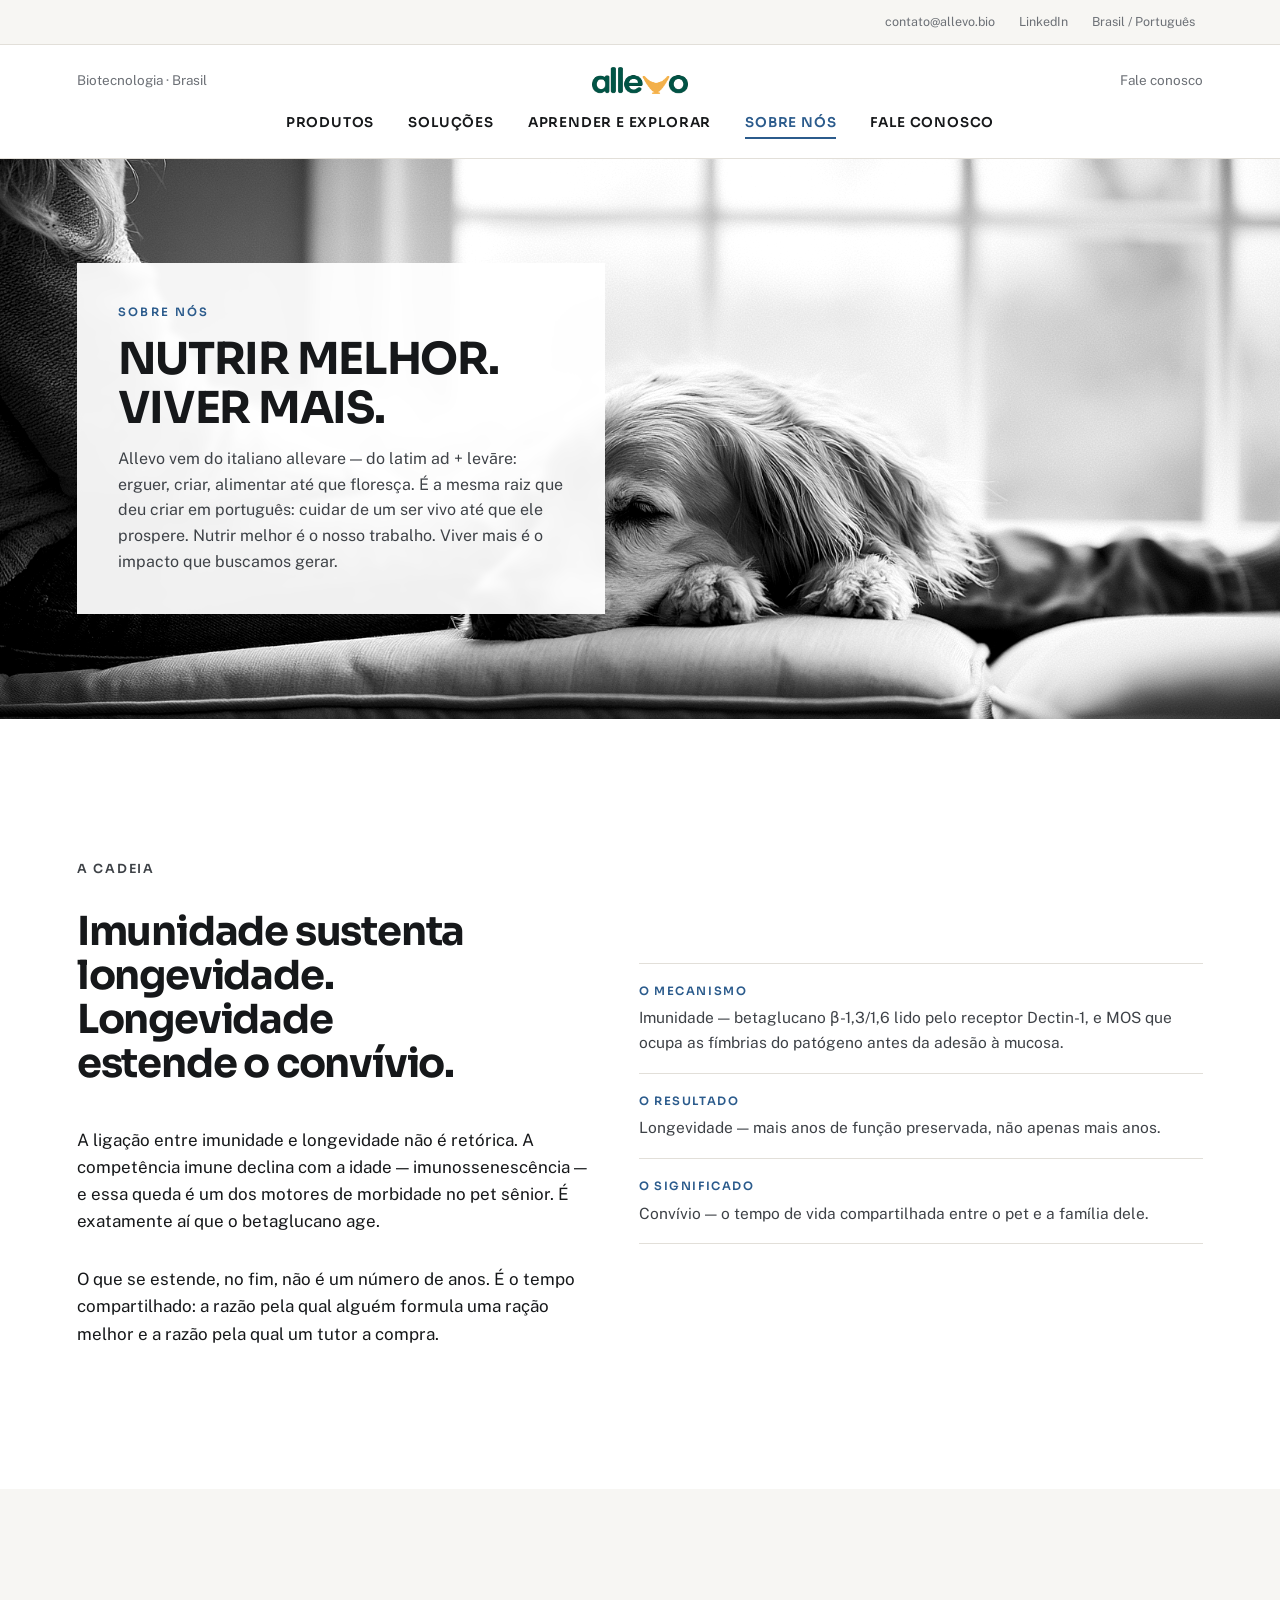
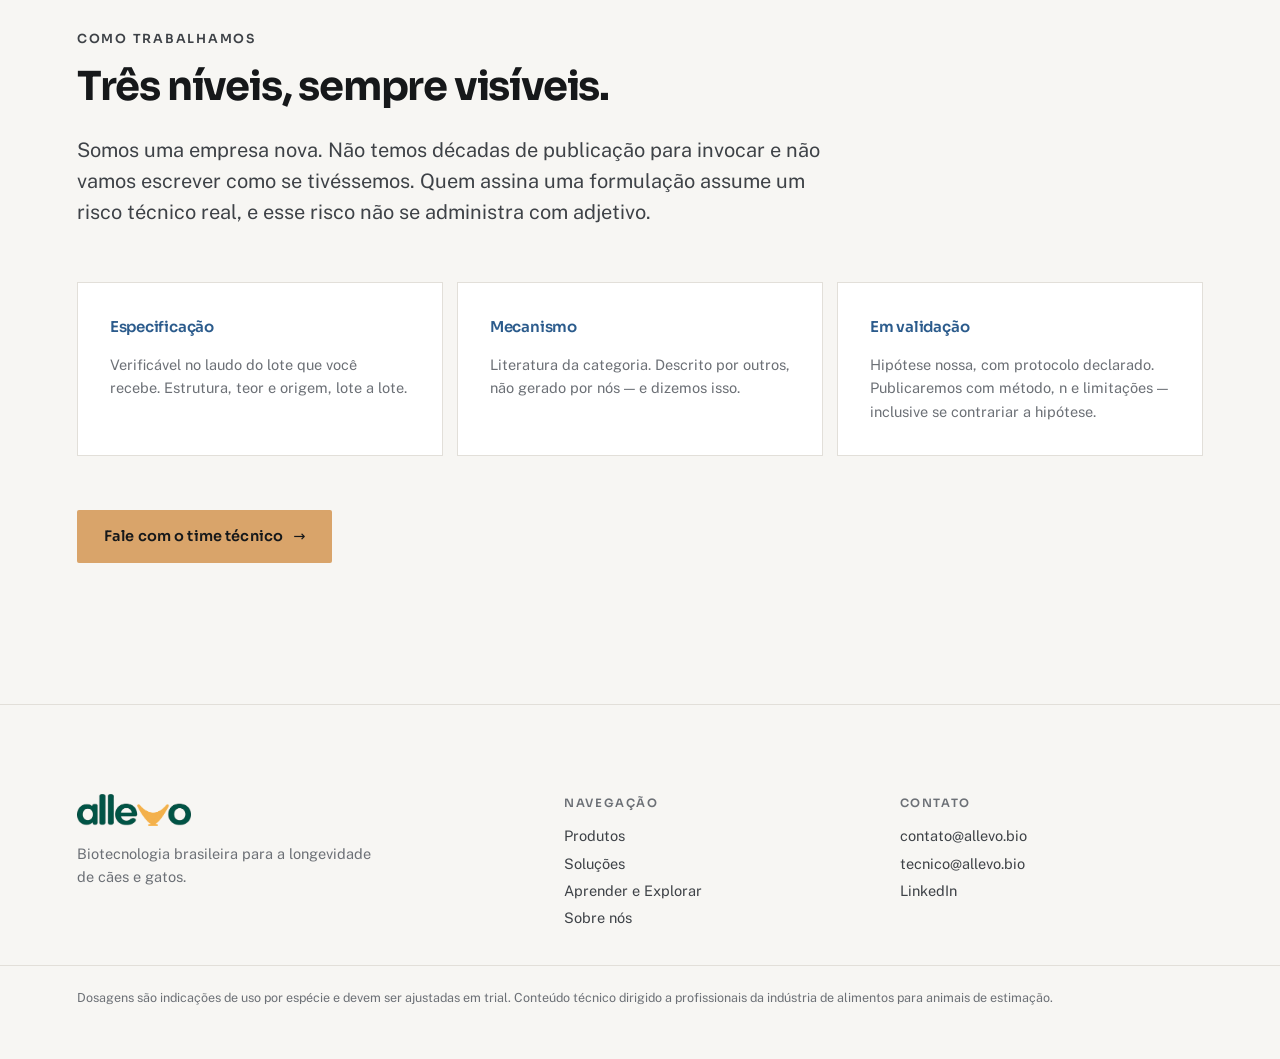
<file: sobre.html>
<!DOCTYPE html>
<html lang="pt-BR">
<head>
<meta charset="utf-8">
<meta name="viewport" content="width=device-width, initial-scale=1">
<title>Sobre nós — Allevo</title>
<meta name="description" content="Allevo vem de allevare: criar. Imunidade sustenta longevidade; longevidade estende o convívio.">
<link rel="canonical" href="https://allevo.bio/sobre.html">
<link rel="icon" href="favicon-32.png" type="image/png" sizes="32x32">
<link rel="icon" href="favicon-192.png" type="image/png" sizes="192x192">
<link rel="apple-touch-icon" href="apple-touch-icon.png">
<meta property="og:type" content="website">
<meta property="og:site_name" content="Allevo">
<meta property="og:locale" content="pt_BR">
<meta property="og:url" content="https://allevo.bio/sobre.html">
<meta property="og:title" content="Sobre nós — Allevo">
<meta property="og:description" content="Allevo vem de allevare: criar. Imunidade sustenta longevidade; longevidade estende o convívio.">
<meta property="og:image" content="https://allevo.bio/img/og-allevo.jpg">
<meta property="og:image:width" content="1200">
<meta property="og:image:height" content="630">
<meta name="twitter:card" content="summary_large_image">
<meta name="theme-color" content="#FFFFFF">
<link rel="preconnect" href="https://fonts.googleapis.com">
<link rel="preconnect" href="https://fonts.gstatic.com" crossorigin>
<link href="https://fonts.googleapis.com/css2?family=Sora:wght@400;600;700&family=Public+Sans:wght@400;500;600;700&display=swap" rel="stylesheet">
<link rel="stylesheet" href="styles.css?v=90b54918">
</head>
<body>

<div class="topbar">
  <div class="topbar-in">
    <a href="mailto:contato@allevo.bio">contato@allevo.bio</a>
    <a href="#">LinkedIn</a>
    <span>Brasil / Português</span>
  </div>
</div>

<header class="nav">
  <div class="nav-in">
    <div class="nav-side"><span>Biotecnologia · Brasil</span></div>
    <a class="wordmark" href="index.html"><img src="img/logo/logo-default.png" alt="Allevo" class="wordmark-img"></a>
    <div class="nav-side nav-side--r"><a href="index.html#contato" style="color:inherit;text-decoration:none">Fale conosco</a></div>
  </div>
  <nav class="nav-links">
      <a href="produtos.html">Produtos</a>
      <div class="nav-drop">
        <a href="solucoes.html">Soluções</a>
        <div class="nav-drop-menu">
          <a href="solucoes-imunidade.html">Imunidade</a>
          <a href="solucoes-longevidade.html">Longevidade</a>
          <a href="solucoes-palatabilidade.html">Palatabilidade</a>
          <a href="solucoes-saude-digestiva.html">Saúde Digestiva</a>
        </div>
      </div>
      <a href="aprender.html">Aprender e Explorar</a>
      <a href="sobre.html" aria-current="page">Sobre nós</a>
      <a href="index.html#contato">Fale conosco</a>
  </nav>
  <div class="nav-mob">
    <div class="nav-mob-in">
      <a href="produtos.html">Produtos</a>
      <a href="solucoes.html">Soluções</a>
      <a href="aprender.html">Aprender e Explorar</a>
      <a href="sobre.html" aria-current="page">Sobre nós</a>
      <a href="index.html#contato">Fale conosco</a>
    </div>
  </div>
</header>

<main>
  <section class="act">
    <img class="act-photo bw" src="img/golden-tutor.png" alt="Cão idoso ao lado da tutora">
    <div class="act-overlay">
      <div class="act-in">
        <div class="act-copy">
          <span class="act-kicker">Sobre nós</span>
          <h2 style="font-size:clamp(28px,3.6vw,44px)">Nutrir melhor. Viver mais.</h2>
          <p>Allevo vem do italiano allevare — do latim ad + levāre: erguer, criar, alimentar até que floresça. É a mesma raiz que deu criar em português: cuidar de um ser vivo até que ele prospere. Nutrir melhor é o nosso trabalho. Viver mais é o impacto que buscamos gerar.</p>
        </div>
      </div>
    </div>
  </section>

  <section class="band">
    <div class="spine sci reveal">
      <div class="stack g24">
        <p class="eyebrow">A cadeia</p>
        <h2>Imunidade sustenta longevidade. Longevidade estende o convívio.</h2>
        <p>A ligação entre imunidade e longevidade não é retórica. A competência imune declina com a idade — imunossenescência — e essa queda é um dos motores de morbidade no pet sênior. É exatamente aí que o betaglucano age.</p>
        <p>O que se estende, no fim, não é um número de anos. É o tempo compartilhado: a razão pela qual alguém formula uma ração melhor e a razão pela qual um tutor a compra.</p>
      </div>
      <div class="sci-list">
        <div class="sci-item"><span class="sci-k">O mecanismo</span><span class="sci-v">Imunidade — betaglucano β-1,3/1,6 lido pelo receptor Dectin-1, e MOS que ocupa as fímbrias do patógeno antes da adesão à mucosa.</span></div>
        <div class="sci-item"><span class="sci-k">O resultado</span><span class="sci-v">Longevidade — mais anos de função preservada, não apenas mais anos.</span></div>
        <div class="sci-item"><span class="sci-k">O significado</span><span class="sci-v">Convívio — o tempo de vida compartilhada entre o pet e a família dele.</span></div>
      </div>
    </div>
  </section>

  <section class="band band--paper">
    <div class="spine stack g40 reveal">
      <div class="stack g16">
        <p class="eyebrow">Como trabalhamos</p>
        <h2>Três níveis, sempre visíveis.</h2>
        <p class="lede">Somos uma empresa nova. Não temos décadas de publicação para invocar e não vamos escrever como se tivéssemos. Quem assina uma formulação assume um risco técnico real, e esse risco não se administra com adjetivo.</p>
      </div>
      <div class="benefits benefits--auto">
        <div class="benefit benefit--wide">
          <span class="benefit-t" style="color:var(--allevo)">Especificação</span>
          <p style="font-size:14.5px;color:var(--muted)">Verificável no laudo do lote que você recebe. Estrutura, teor e origem, lote a lote.</p>
        </div>
        <div class="benefit benefit--wide">
          <span class="benefit-t" style="color:var(--allevo)">Mecanismo</span>
          <p style="font-size:14.5px;color:var(--muted)">Literatura da categoria. Descrito por outros, não gerado por nós — e dizemos isso.</p>
        </div>
        <div class="benefit benefit--wide">
          <span class="benefit-t" style="color:var(--allevo)">Em validação</span>
          <p style="font-size:14.5px;color:var(--muted)">Hipótese nossa, com protocolo declarado. Publicaremos com método, n e limitações — inclusive se contrariar a hipótese.</p>
        </div>
      </div>
      <div class="btn-row"><a class="btn btn--primary" href="index.html#contato">Fale com o time técnico</a></div>
    </div>
  </section>

</main>

<footer>
  <div class="spine foot">
    <div class="stack g16">
      <a class="wordmark" href="index.html"><img src="img/logo/logo-default.png" alt="Allevo" class="wordmark-img"></a>
      <p style="color:var(--muted);font-size:14.5px;max-width:34ch">Biotecnologia brasileira para a longevidade de cães e gatos.</p>
    </div>
    <div>
      <h4>Navegação</h4>
      <div class="foot-col">
        <a href="produtos.html">Produtos</a>
        <a href="solucoes.html">Soluções</a>
        <a href="aprender.html">Aprender e Explorar</a>
        <a href="sobre.html">Sobre nós</a>
      </div>
    </div>
    <div>
      <h4>Contato</h4>
      <div class="foot-col">
        <a href="mailto:contato@allevo.bio">contato@allevo.bio</a>
        <a href="mailto:tecnico@allevo.bio">tecnico@allevo.bio</a>
        <a href="#">LinkedIn</a>
      </div>
    </div>
  </div>
  <div class="spine foot-bottom">
    Dosagens são indicações de uso por espécie e devem ser ajustadas em trial. Conteúdo técnico dirigido a profissionais da indústria de alimentos para animais de estimação.
  </div>
</footer>

<script src="reveal.js"></script>
</body>
</html>
</file>
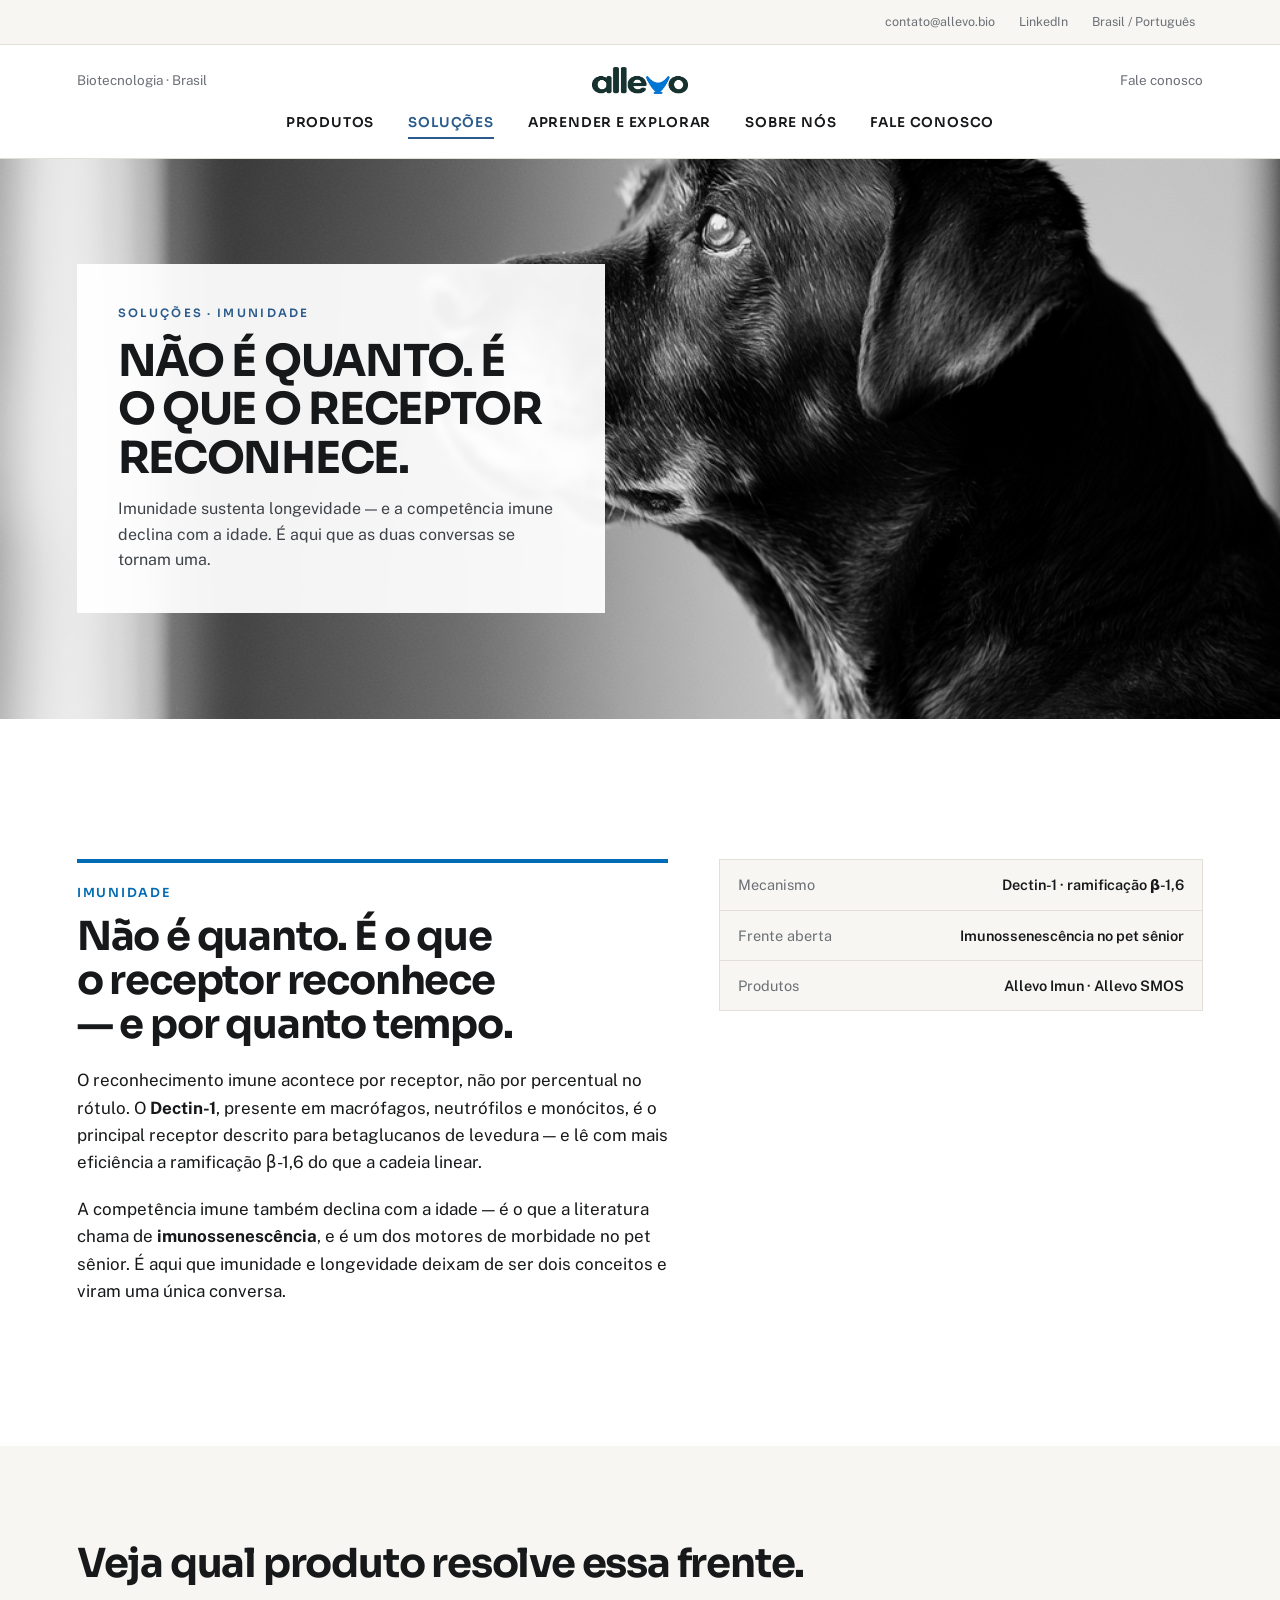
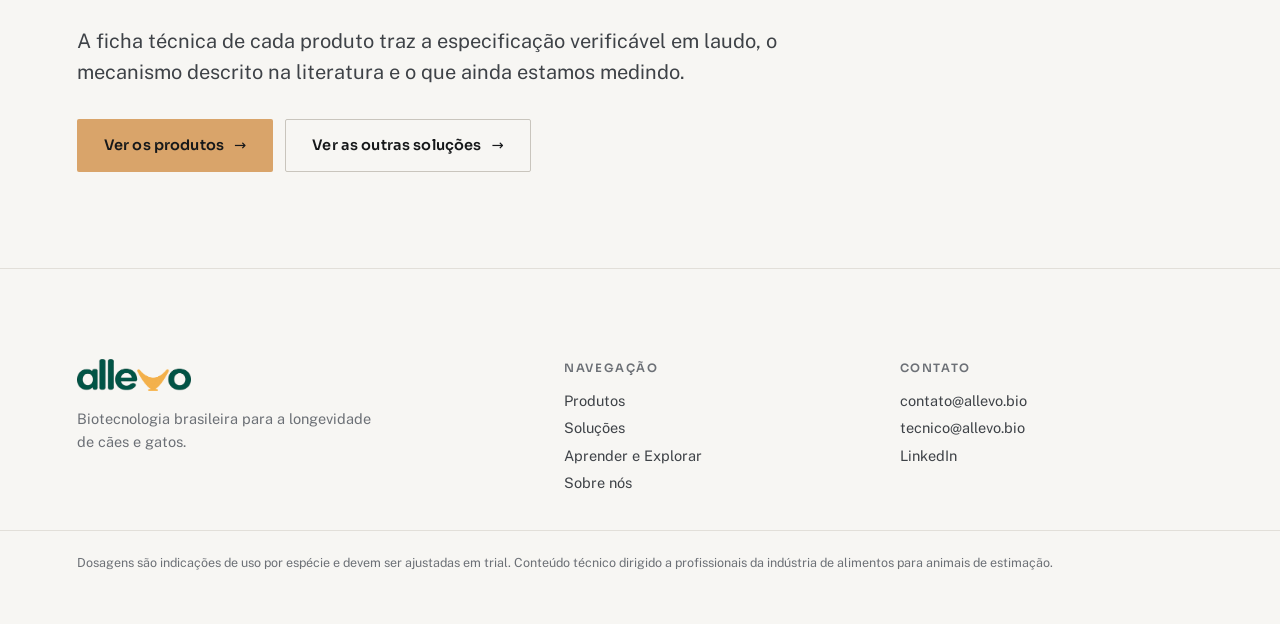
<file: solucoes-imunidade.html>
<!DOCTYPE html>
<html lang="pt-BR">
<head>
<meta charset="utf-8">
<meta name="viewport" content="width=device-width, initial-scale=1">
<title>Imunidade — Allevo</title>
<meta name="description" content="Não é quanto. É o que o receptor reconhece. Como o Allevo Imun e o Allevo SMOS sustentam a imunidade de cães e gatos.">
<link rel="canonical" href="https://allevo.bio/solucoes-imunidade.html">
<link rel="icon" href="favicon-32.png" type="image/png" sizes="32x32">
<link rel="icon" href="favicon-192.png" type="image/png" sizes="192x192">
<link rel="apple-touch-icon" href="apple-touch-icon.png">
<meta property="og:type" content="website">
<meta property="og:site_name" content="Allevo">
<meta property="og:locale" content="pt_BR">
<meta property="og:url" content="https://allevo.bio/solucoes-imunidade.html">
<meta property="og:title" content="Imunidade — Allevo">
<meta property="og:description" content="Não é quanto. É o que o receptor reconhece. Como o Allevo Imun e o Allevo SMOS sustentam a imunidade de cães e gatos.">
<meta property="og:image" content="https://allevo.bio/img/og-allevo.jpg">
<meta property="og:image:width" content="1200">
<meta property="og:image:height" content="630">
<meta name="twitter:card" content="summary_large_image">
<meta name="theme-color" content="#FFFFFF">
<link rel="preconnect" href="https://fonts.googleapis.com">
<link rel="preconnect" href="https://fonts.gstatic.com" crossorigin>
<link href="https://fonts.googleapis.com/css2?family=Sora:wght@400;600;700&family=Public+Sans:wght@400;500;600;700&display=swap" rel="stylesheet">
<link rel="stylesheet" href="styles.css?v=90b54918">
</head>
<body>

<div class="topbar">
  <div class="topbar-in">
    <a href="mailto:contato@allevo.bio">contato@allevo.bio</a>
    <a href="#">LinkedIn</a>
    <span>Brasil / Português</span>
  </div>
</div>

<header class="nav">
  <div class="nav-in">
    <div class="nav-side"><span>Biotecnologia · Brasil</span></div>
    <a class="wordmark" href="index.html"><img src="img/logo/logo-imunidade.png" alt="Allevo" class="wordmark-img"></a>
    <div class="nav-side nav-side--r"><a href="index.html#contato" style="color:inherit;text-decoration:none">Fale conosco</a></div>
  </div>
  <nav class="nav-links">
      <a href="produtos.html">Produtos</a>
      <div class="nav-drop">
        <a href="solucoes.html" aria-current="page">Soluções</a>
        <div class="nav-drop-menu">
          <a href="solucoes-imunidade.html">Imunidade</a>
          <a href="solucoes-longevidade.html">Longevidade</a>
          <a href="solucoes-palatabilidade.html">Palatabilidade</a>
          <a href="solucoes-saude-digestiva.html">Saúde Digestiva</a>
        </div>
      </div>
      <a href="aprender.html">Aprender e Explorar</a>
      <a href="sobre.html">Sobre nós</a>
      <a href="index.html#contato">Fale conosco</a>
  </nav>
  <div class="nav-mob">
    <div class="nav-mob-in">
      <a href="produtos.html">Produtos</a>
      <a href="solucoes.html" aria-current="page">Soluções</a>
      <a href="aprender.html">Aprender e Explorar</a>
      <a href="sobre.html">Sobre nós</a>
      <a href="index.html#contato">Fale conosco</a>
    </div>
  </div>
</header>

<main>
  <section class="act">
    <img class="act-photo bw" src="img/labrador-senior.png" alt="">
    <div class="act-overlay">
      <div class="act-in">
        <div class="act-copy">
          <span class="act-kicker">Soluções · Imunidade</span>
          <h2 style="font-size:clamp(28px,3.6vw,44px)">Não é quanto. É o que o receptor reconhece.</h2>
          <p>Imunidade sustenta longevidade — e a competência imune declina com a idade. É aqui que as duas conversas se tornam uma.</p>
        </div>
      </div>
    </div>
  </section>

  <section class="band" style="--bc: var(--t-imunidade)">
    <div class="spine sheet reveal">
      <div class="stack g20">
        <div class="sheet-head stack g12">
          <p class="eyebrow" style="color:var(--t-imunidade)">Imunidade</p>
          <h2>Não é quanto. É o que o receptor reconhece — e por quanto tempo.</h2>
        </div>
        <p>O reconhecimento imune acontece por receptor, não por percentual no rótulo. O <strong>Dectin-1</strong>, presente em macrófagos, neutrófilos e monócitos, é o principal receptor descrito para betaglucanos de levedura — e lê com mais eficiência a ramificação β-1,6 do que a cadeia linear.</p>
        <p>A competência imune também declina com a idade — é o que a literatura chama de <strong>imunossenescência</strong>, e é um dos motores de morbidade no pet sênior. É aqui que imunidade e longevidade deixam de ser dois conceitos e viram uma única conversa.</p>
      </div>
      <div class="specs">
          <div class="spec-row"><span class="spec-k">Mecanismo</span><span class="spec-v">Dectin-1 · ramificação β-1,6</span></div>
          <div class="spec-row"><span class="spec-k">Frente aberta</span><span class="spec-v">Imunossenescência no pet sênior</span></div>
          <div class="spec-row"><span class="spec-k">Produtos</span><span class="spec-v">Allevo Imun · Allevo SMOS</span></div>
      </div>
    </div>
  </section>

  <section class="band band--paper band--tight">
    <div class="spine stack g24 reveal">
      <h2>Veja qual produto resolve essa frente.</h2>
      <p class="lede">A ficha técnica de cada produto traz a especificação verificável em laudo, o mecanismo descrito na literatura e o que ainda estamos medindo.</p>
      <div class="btn-row">
        <a class="btn btn--primary" href="produtos.html">Ver os produtos</a>
        <a class="btn btn--outline" href="solucoes.html">Ver as outras soluções</a>
      </div>
    </div>
  </section>

</main>

<footer>
  <div class="spine foot">
    <div class="stack g16">
      <a class="wordmark" href="index.html"><img src="img/logo/logo-default.png" alt="Allevo" class="wordmark-img"></a>
      <p style="color:var(--muted);font-size:14.5px;max-width:34ch">Biotecnologia brasileira para a longevidade de cães e gatos.</p>
    </div>
    <div>
      <h4>Navegação</h4>
      <div class="foot-col">
        <a href="produtos.html">Produtos</a>
        <a href="solucoes.html">Soluções</a>
        <a href="aprender.html">Aprender e Explorar</a>
        <a href="sobre.html">Sobre nós</a>
      </div>
    </div>
    <div>
      <h4>Contato</h4>
      <div class="foot-col">
        <a href="mailto:contato@allevo.bio">contato@allevo.bio</a>
        <a href="mailto:tecnico@allevo.bio">tecnico@allevo.bio</a>
        <a href="#">LinkedIn</a>
      </div>
    </div>
  </div>
  <div class="spine foot-bottom">
    Dosagens são indicações de uso por espécie e devem ser ajustadas em trial. Conteúdo técnico dirigido a profissionais da indústria de alimentos para animais de estimação.
  </div>
</footer>

<script src="reveal.js"></script>
</body>
</html>
</file>
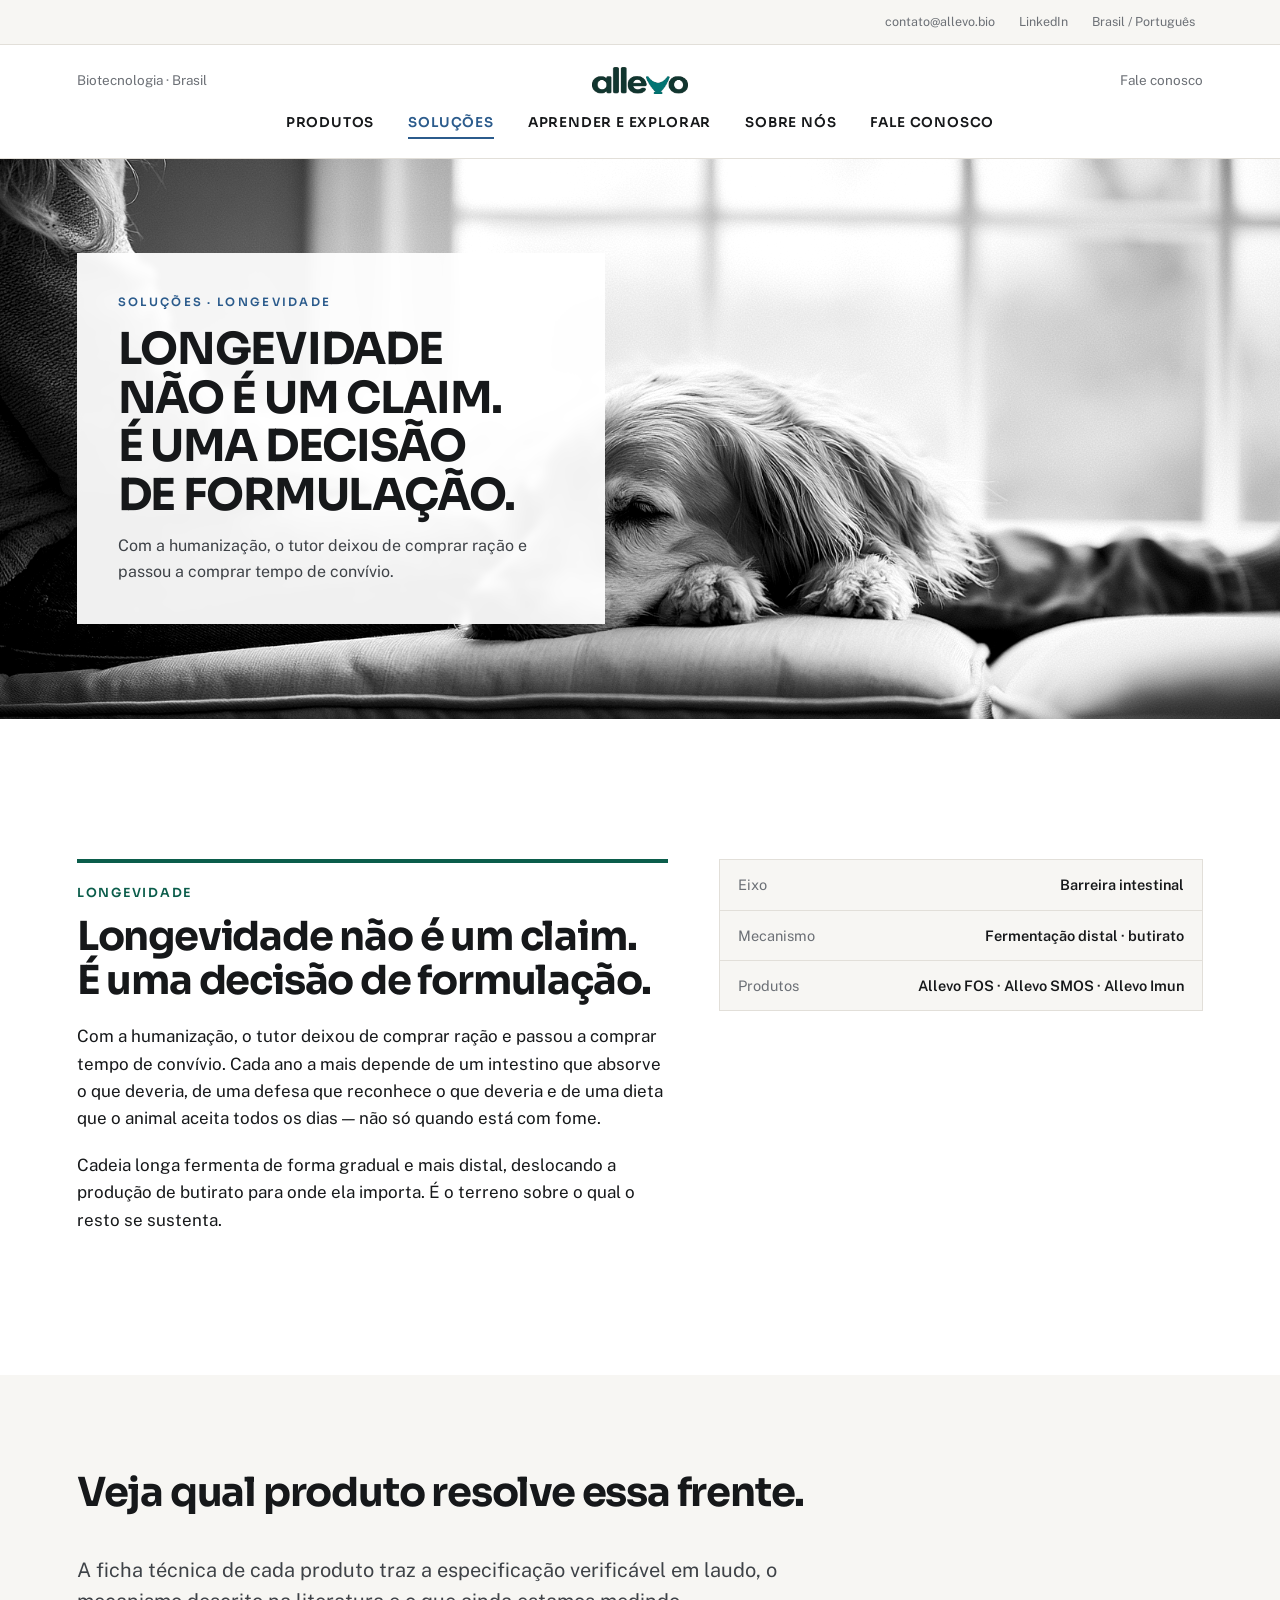
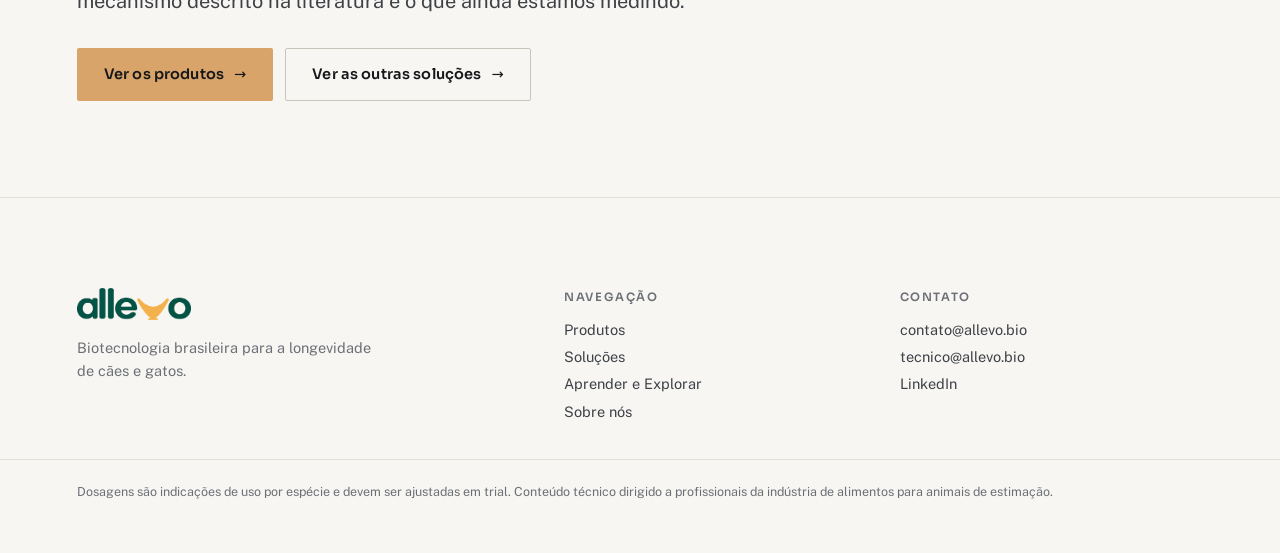
<file: solucoes-longevidade.html>
<!DOCTYPE html>
<html lang="pt-BR">
<head>
<meta charset="utf-8">
<meta name="viewport" content="width=device-width, initial-scale=1">
<title>Longevidade — Allevo</title>
<meta name="description" content="Longevidade não é um claim. É uma decisão de formulação. Como os produtos Allevo sustentam mais anos de convívio.">
<link rel="canonical" href="https://allevo.bio/solucoes-longevidade.html">
<link rel="icon" href="favicon-32.png" type="image/png" sizes="32x32">
<link rel="icon" href="favicon-192.png" type="image/png" sizes="192x192">
<link rel="apple-touch-icon" href="apple-touch-icon.png">
<meta property="og:type" content="website">
<meta property="og:site_name" content="Allevo">
<meta property="og:locale" content="pt_BR">
<meta property="og:url" content="https://allevo.bio/solucoes-longevidade.html">
<meta property="og:title" content="Longevidade — Allevo">
<meta property="og:description" content="Longevidade não é um claim. É uma decisão de formulação. Como os produtos Allevo sustentam mais anos de convívio.">
<meta property="og:image" content="https://allevo.bio/img/og-allevo.jpg">
<meta property="og:image:width" content="1200">
<meta property="og:image:height" content="630">
<meta name="twitter:card" content="summary_large_image">
<meta name="theme-color" content="#FFFFFF">
<link rel="preconnect" href="https://fonts.googleapis.com">
<link rel="preconnect" href="https://fonts.gstatic.com" crossorigin>
<link href="https://fonts.googleapis.com/css2?family=Sora:wght@400;600;700&family=Public+Sans:wght@400;500;600;700&display=swap" rel="stylesheet">
<link rel="stylesheet" href="styles.css?v=90b54918">
</head>
<body>

<div class="topbar">
  <div class="topbar-in">
    <a href="mailto:contato@allevo.bio">contato@allevo.bio</a>
    <a href="#">LinkedIn</a>
    <span>Brasil / Português</span>
  </div>
</div>

<header class="nav">
  <div class="nav-in">
    <div class="nav-side"><span>Biotecnologia · Brasil</span></div>
    <a class="wordmark" href="index.html"><img src="img/logo/logo-longevidade.png" alt="Allevo" class="wordmark-img"></a>
    <div class="nav-side nav-side--r"><a href="index.html#contato" style="color:inherit;text-decoration:none">Fale conosco</a></div>
  </div>
  <nav class="nav-links">
      <a href="produtos.html">Produtos</a>
      <div class="nav-drop">
        <a href="solucoes.html" aria-current="page">Soluções</a>
        <div class="nav-drop-menu">
          <a href="solucoes-imunidade.html">Imunidade</a>
          <a href="solucoes-longevidade.html">Longevidade</a>
          <a href="solucoes-palatabilidade.html">Palatabilidade</a>
          <a href="solucoes-saude-digestiva.html">Saúde Digestiva</a>
        </div>
      </div>
      <a href="aprender.html">Aprender e Explorar</a>
      <a href="sobre.html">Sobre nós</a>
      <a href="index.html#contato">Fale conosco</a>
  </nav>
  <div class="nav-mob">
    <div class="nav-mob-in">
      <a href="produtos.html">Produtos</a>
      <a href="solucoes.html" aria-current="page">Soluções</a>
      <a href="aprender.html">Aprender e Explorar</a>
      <a href="sobre.html">Sobre nós</a>
      <a href="index.html#contato">Fale conosco</a>
    </div>
  </div>
</header>

<main>
  <section class="act">
    <img class="act-photo bw" src="img/golden-tutor.png" alt="">
    <div class="act-overlay">
      <div class="act-in">
        <div class="act-copy">
          <span class="act-kicker">Soluções · Longevidade</span>
          <h2 style="font-size:clamp(28px,3.6vw,44px)">Longevidade não é um claim. É uma decisão de formulação.</h2>
          <p>Com a humanização, o tutor deixou de comprar ração e passou a comprar tempo de convívio.</p>
        </div>
      </div>
    </div>
  </section>

  <section class="band" style="--bc: var(--t-longevidade)">
    <div class="spine sheet reveal">
      <div class="stack g20">
        <div class="sheet-head stack g12">
          <p class="eyebrow" style="color:var(--t-longevidade)">Longevidade</p>
          <h2>Longevidade não é um claim. É uma decisão de formulação.</h2>
        </div>
        <p>Com a humanização, o tutor deixou de comprar ração e passou a comprar tempo de convívio. Cada ano a mais depende de um intestino que absorve o que deveria, de uma defesa que reconhece o que deveria e de uma dieta que o animal aceita todos os dias — não só quando está com fome.</p>
        <p>Cadeia longa fermenta de forma gradual e mais distal, deslocando a produção de butirato para onde ela importa. É o terreno sobre o qual o resto se sustenta.</p>
      </div>
      <div class="specs">
          <div class="spec-row"><span class="spec-k">Eixo</span><span class="spec-v">Barreira intestinal</span></div>
          <div class="spec-row"><span class="spec-k">Mecanismo</span><span class="spec-v">Fermentação distal · butirato</span></div>
          <div class="spec-row"><span class="spec-k">Produtos</span><span class="spec-v">Allevo FOS · Allevo SMOS · Allevo Imun</span></div>
      </div>
    </div>
  </section>

  <section class="band band--paper band--tight">
    <div class="spine stack g24 reveal">
      <h2>Veja qual produto resolve essa frente.</h2>
      <p class="lede">A ficha técnica de cada produto traz a especificação verificável em laudo, o mecanismo descrito na literatura e o que ainda estamos medindo.</p>
      <div class="btn-row">
        <a class="btn btn--primary" href="produtos.html">Ver os produtos</a>
        <a class="btn btn--outline" href="solucoes.html">Ver as outras soluções</a>
      </div>
    </div>
  </section>

</main>

<footer>
  <div class="spine foot">
    <div class="stack g16">
      <a class="wordmark" href="index.html"><img src="img/logo/logo-default.png" alt="Allevo" class="wordmark-img"></a>
      <p style="color:var(--muted);font-size:14.5px;max-width:34ch">Biotecnologia brasileira para a longevidade de cães e gatos.</p>
    </div>
    <div>
      <h4>Navegação</h4>
      <div class="foot-col">
        <a href="produtos.html">Produtos</a>
        <a href="solucoes.html">Soluções</a>
        <a href="aprender.html">Aprender e Explorar</a>
        <a href="sobre.html">Sobre nós</a>
      </div>
    </div>
    <div>
      <h4>Contato</h4>
      <div class="foot-col">
        <a href="mailto:contato@allevo.bio">contato@allevo.bio</a>
        <a href="mailto:tecnico@allevo.bio">tecnico@allevo.bio</a>
        <a href="#">LinkedIn</a>
      </div>
    </div>
  </div>
  <div class="spine foot-bottom">
    Dosagens são indicações de uso por espécie e devem ser ajustadas em trial. Conteúdo técnico dirigido a profissionais da indústria de alimentos para animais de estimação.
  </div>
</footer>

<script src="reveal.js"></script>
</body>
</html>
</file>
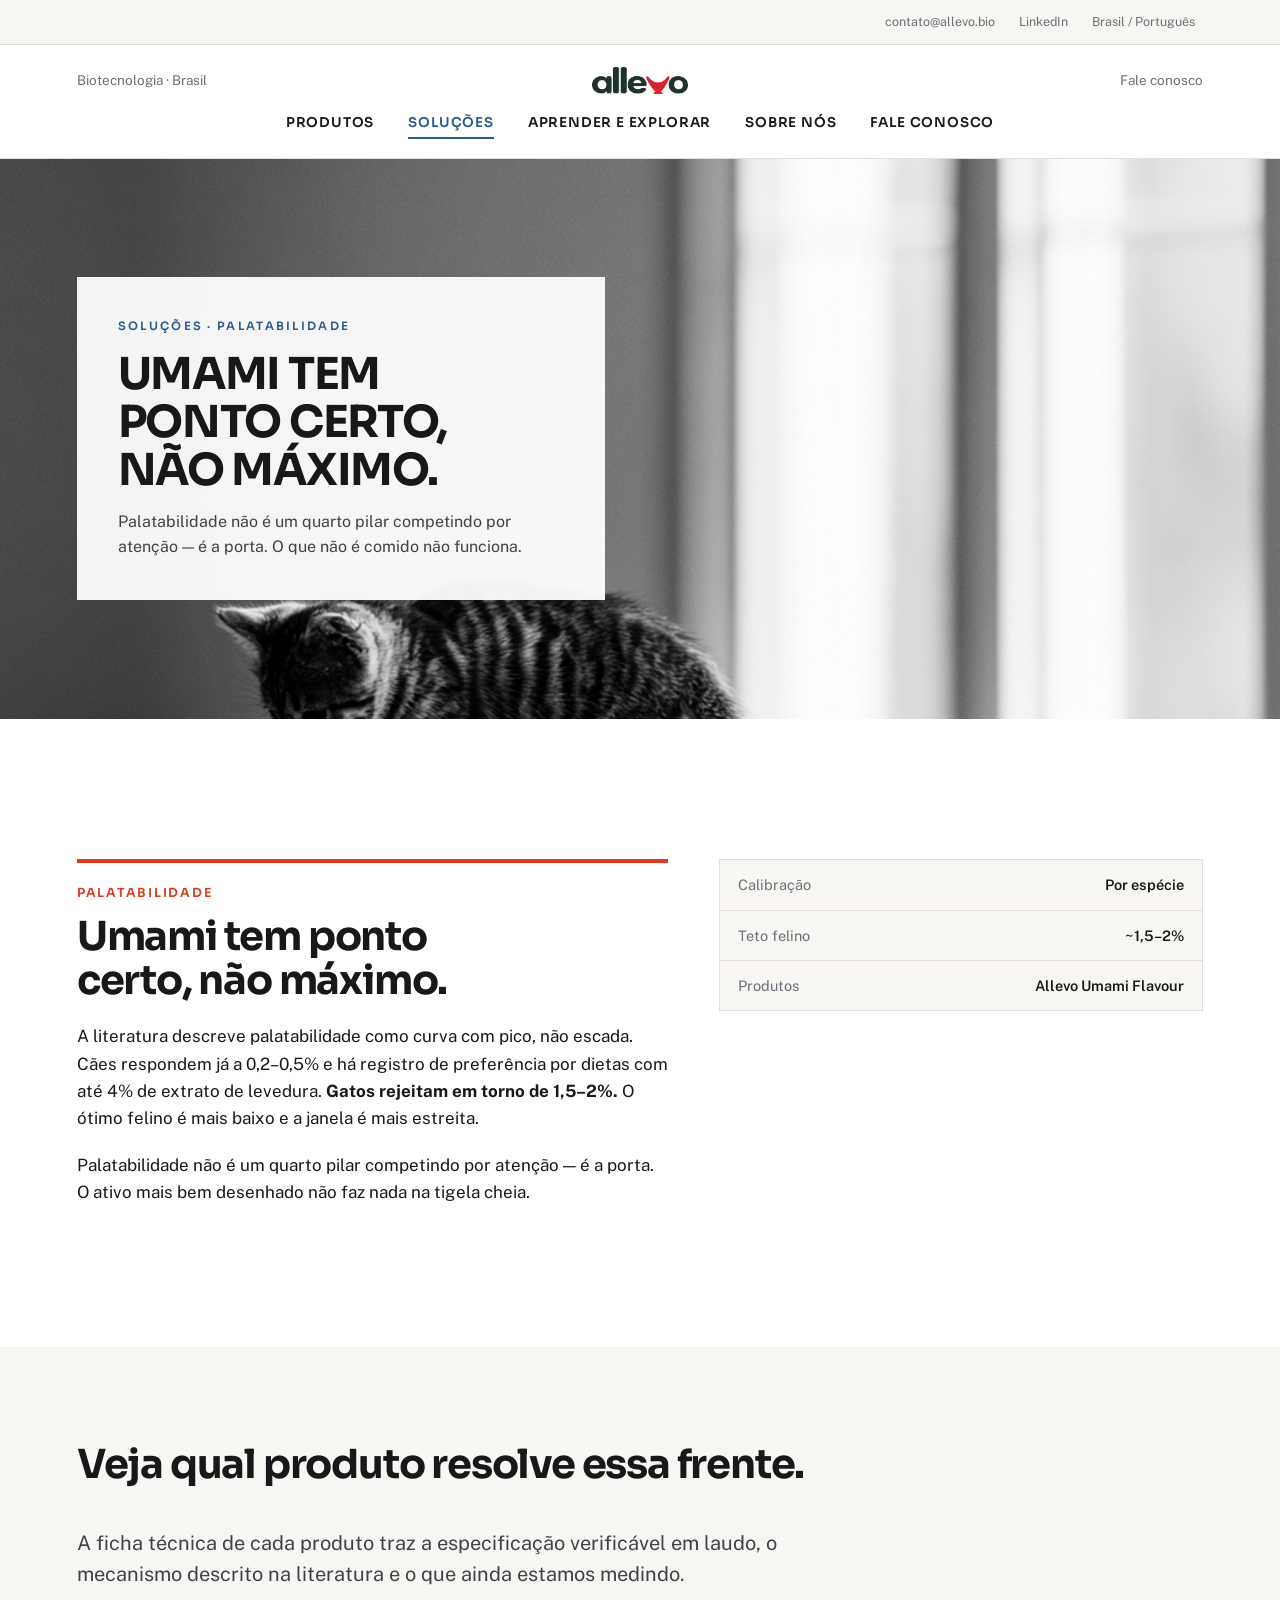
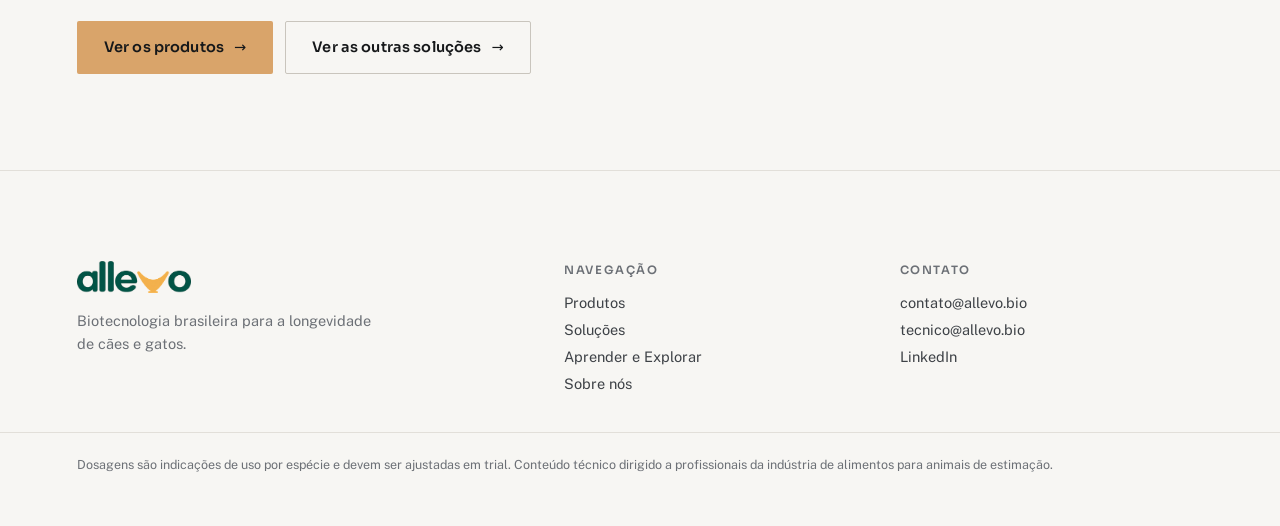
<file: solucoes-palatabilidade.html>
<!DOCTYPE html>
<html lang="pt-BR">
<head>
<meta charset="utf-8">
<meta name="viewport" content="width=device-width, initial-scale=1">
<title>Palatabilidade — Allevo</title>
<meta name="description" content="Umami tem ponto certo, não máximo. Como o Allevo Umami Flavour calibra a aceitação por espécie.">
<link rel="canonical" href="https://allevo.bio/solucoes-palatabilidade.html">
<link rel="icon" href="favicon-32.png" type="image/png" sizes="32x32">
<link rel="icon" href="favicon-192.png" type="image/png" sizes="192x192">
<link rel="apple-touch-icon" href="apple-touch-icon.png">
<meta property="og:type" content="website">
<meta property="og:site_name" content="Allevo">
<meta property="og:locale" content="pt_BR">
<meta property="og:url" content="https://allevo.bio/solucoes-palatabilidade.html">
<meta property="og:title" content="Palatabilidade — Allevo">
<meta property="og:description" content="Umami tem ponto certo, não máximo. Como o Allevo Umami Flavour calibra a aceitação por espécie.">
<meta property="og:image" content="https://allevo.bio/img/og-allevo.jpg">
<meta property="og:image:width" content="1200">
<meta property="og:image:height" content="630">
<meta name="twitter:card" content="summary_large_image">
<meta name="theme-color" content="#FFFFFF">
<link rel="preconnect" href="https://fonts.googleapis.com">
<link rel="preconnect" href="https://fonts.gstatic.com" crossorigin>
<link href="https://fonts.googleapis.com/css2?family=Sora:wght@400;600;700&family=Public+Sans:wght@400;500;600;700&display=swap" rel="stylesheet">
<link rel="stylesheet" href="styles.css?v=90b54918">
</head>
<body>

<div class="topbar">
  <div class="topbar-in">
    <a href="mailto:contato@allevo.bio">contato@allevo.bio</a>
    <a href="#">LinkedIn</a>
    <span>Brasil / Português</span>
  </div>
</div>

<header class="nav">
  <div class="nav-in">
    <div class="nav-side"><span>Biotecnologia · Brasil</span></div>
    <a class="wordmark" href="index.html"><img src="img/logo/logo-palatabilidade.png" alt="Allevo" class="wordmark-img"></a>
    <div class="nav-side nav-side--r"><a href="index.html#contato" style="color:inherit;text-decoration:none">Fale conosco</a></div>
  </div>
  <nav class="nav-links">
      <a href="produtos.html">Produtos</a>
      <div class="nav-drop">
        <a href="solucoes.html" aria-current="page">Soluções</a>
        <div class="nav-drop-menu">
          <a href="solucoes-imunidade.html">Imunidade</a>
          <a href="solucoes-longevidade.html">Longevidade</a>
          <a href="solucoes-palatabilidade.html">Palatabilidade</a>
          <a href="solucoes-saude-digestiva.html">Saúde Digestiva</a>
        </div>
      </div>
      <a href="aprender.html">Aprender e Explorar</a>
      <a href="sobre.html">Sobre nós</a>
      <a href="index.html#contato">Fale conosco</a>
  </nav>
  <div class="nav-mob">
    <div class="nav-mob-in">
      <a href="produtos.html">Produtos</a>
      <a href="solucoes.html" aria-current="page">Soluções</a>
      <a href="aprender.html">Aprender e Explorar</a>
      <a href="sobre.html">Sobre nós</a>
      <a href="index.html#contato">Fale conosco</a>
    </div>
  </div>
</header>

<main>
  <section class="act">
    <img class="act-photo bw" src="img/gatinho-janela.png" alt="">
    <div class="act-overlay">
      <div class="act-in">
        <div class="act-copy">
          <span class="act-kicker">Soluções · Palatabilidade</span>
          <h2 style="font-size:clamp(28px,3.6vw,44px)">Umami tem ponto certo, não máximo.</h2>
          <p>Palatabilidade não é um quarto pilar competindo por atenção — é a porta. O que não é comido não funciona.</p>
        </div>
      </div>
    </div>
  </section>

  <section class="band" style="--bc: var(--t-palatabilidade)">
    <div class="spine sheet reveal">
      <div class="stack g20">
        <div class="sheet-head stack g12">
          <p class="eyebrow" style="color:var(--t-palatabilidade)">Palatabilidade</p>
          <h2>Umami tem ponto certo, não máximo.</h2>
        </div>
        <p>A literatura descreve palatabilidade como curva com pico, não escada. Cães respondem já a 0,2–0,5% e há registro de preferência por dietas com até 4% de extrato de levedura. <strong>Gatos rejeitam em torno de 1,5–2%.</strong> O ótimo felino é mais baixo e a janela é mais estreita.</p>
        <p>Palatabilidade não é um quarto pilar competindo por atenção — é a porta. O ativo mais bem desenhado não faz nada na tigela cheia.</p>
      </div>
      <div class="specs">
          <div class="spec-row"><span class="spec-k">Calibração</span><span class="spec-v">Por espécie</span></div>
          <div class="spec-row"><span class="spec-k">Teto felino</span><span class="spec-v">~1,5–2%</span></div>
          <div class="spec-row"><span class="spec-k">Produtos</span><span class="spec-v">Allevo Umami Flavour</span></div>
      </div>
    </div>
  </section>

  <section class="band band--paper band--tight">
    <div class="spine stack g24 reveal">
      <h2>Veja qual produto resolve essa frente.</h2>
      <p class="lede">A ficha técnica de cada produto traz a especificação verificável em laudo, o mecanismo descrito na literatura e o que ainda estamos medindo.</p>
      <div class="btn-row">
        <a class="btn btn--primary" href="produtos.html">Ver os produtos</a>
        <a class="btn btn--outline" href="solucoes.html">Ver as outras soluções</a>
      </div>
    </div>
  </section>

</main>

<footer>
  <div class="spine foot">
    <div class="stack g16">
      <a class="wordmark" href="index.html"><img src="img/logo/logo-default.png" alt="Allevo" class="wordmark-img"></a>
      <p style="color:var(--muted);font-size:14.5px;max-width:34ch">Biotecnologia brasileira para a longevidade de cães e gatos.</p>
    </div>
    <div>
      <h4>Navegação</h4>
      <div class="foot-col">
        <a href="produtos.html">Produtos</a>
        <a href="solucoes.html">Soluções</a>
        <a href="aprender.html">Aprender e Explorar</a>
        <a href="sobre.html">Sobre nós</a>
      </div>
    </div>
    <div>
      <h4>Contato</h4>
      <div class="foot-col">
        <a href="mailto:contato@allevo.bio">contato@allevo.bio</a>
        <a href="mailto:tecnico@allevo.bio">tecnico@allevo.bio</a>
        <a href="#">LinkedIn</a>
      </div>
    </div>
  </div>
  <div class="spine foot-bottom">
    Dosagens são indicações de uso por espécie e devem ser ajustadas em trial. Conteúdo técnico dirigido a profissionais da indústria de alimentos para animais de estimação.
  </div>
</footer>

<script src="reveal.js"></script>
</body>
</html>
</file>
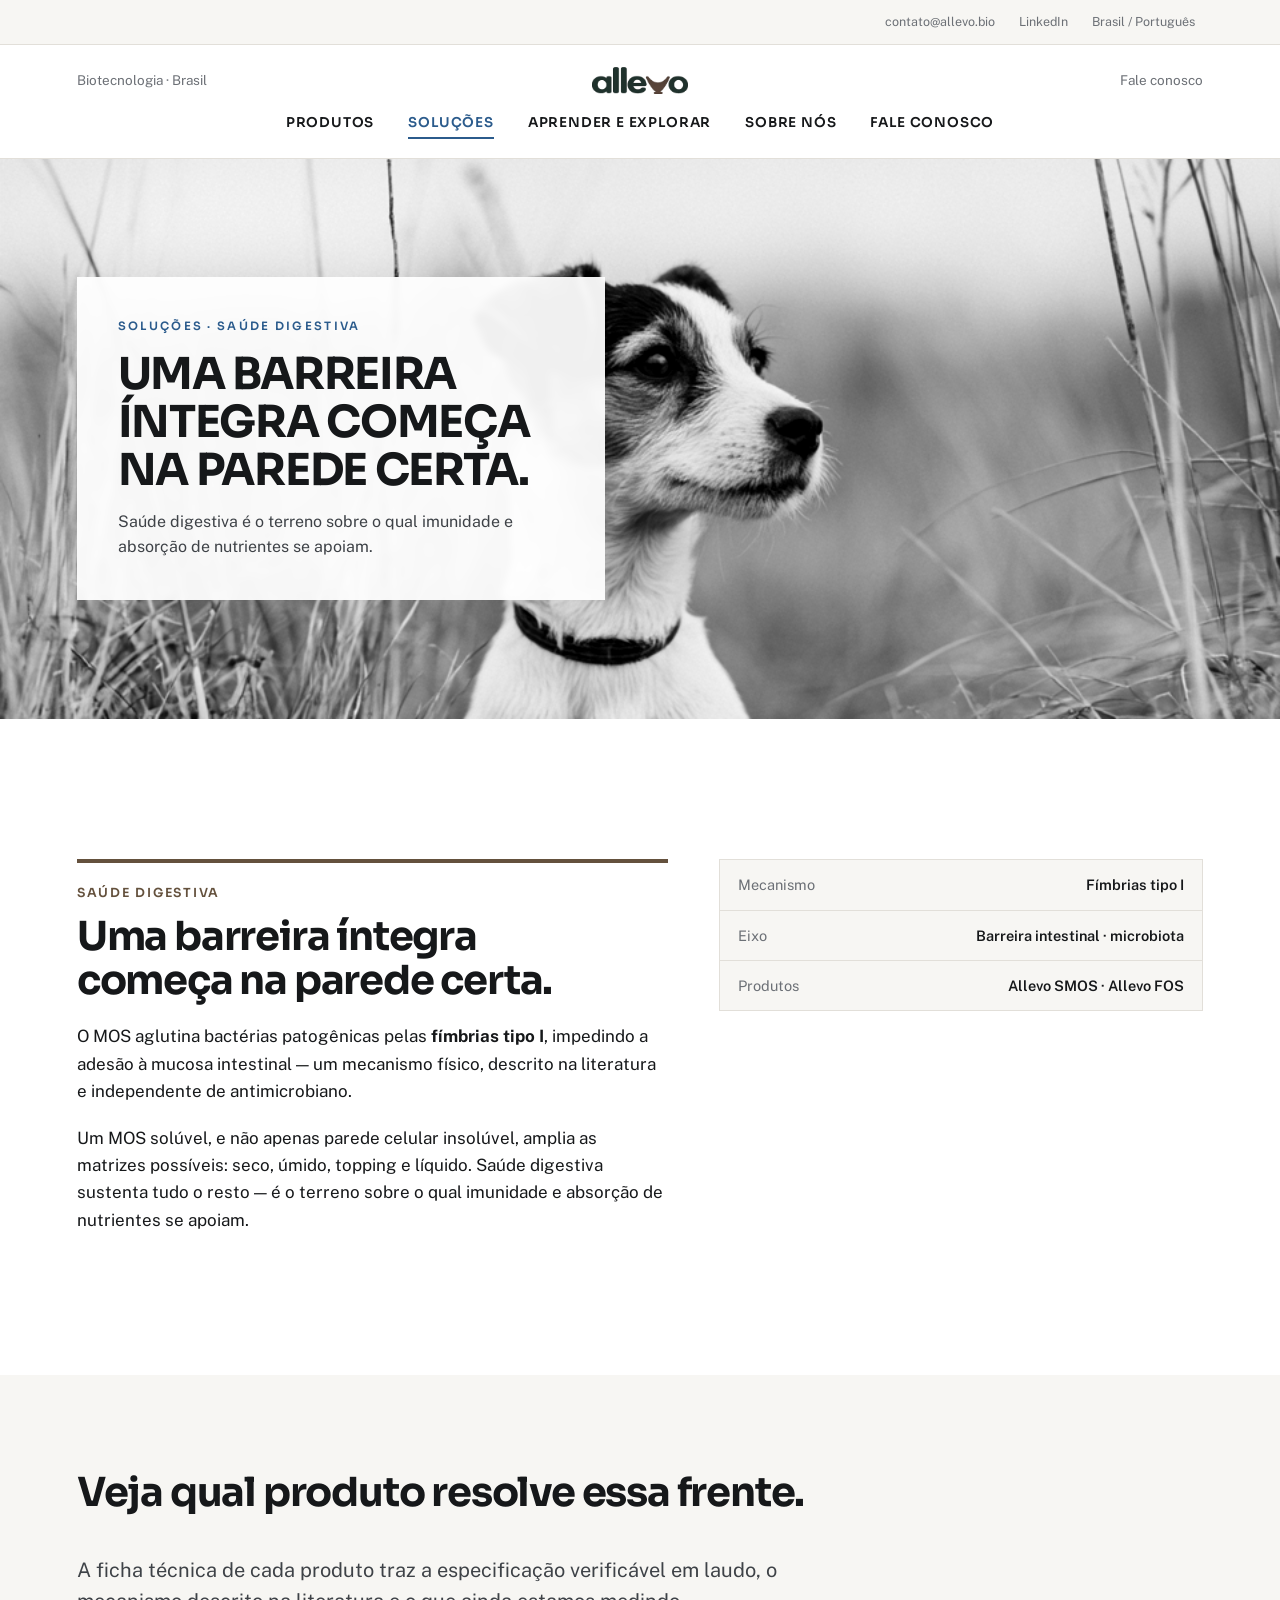
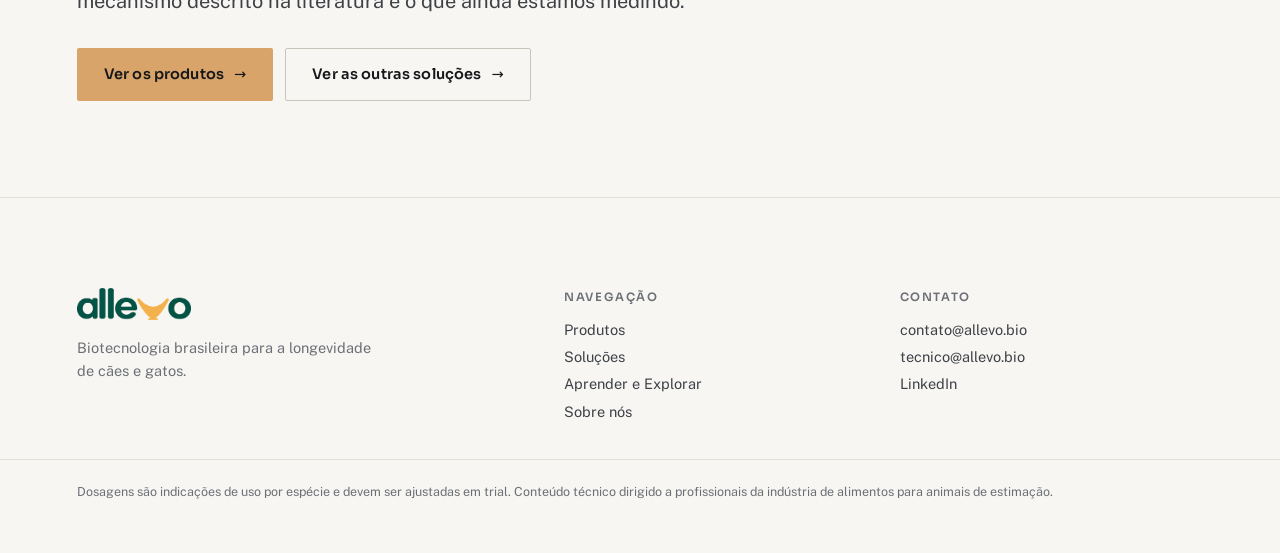
<file: solucoes-saude-digestiva.html>
<!DOCTYPE html>
<html lang="pt-BR">
<head>
<meta charset="utf-8">
<meta name="viewport" content="width=device-width, initial-scale=1">
<title>Saúde Digestiva — Allevo</title>
<meta name="description" content="Uma barreira íntegra começa na parede certa. Como o Allevo SMOS sustenta a saúde digestiva de cães e gatos.">
<link rel="canonical" href="https://allevo.bio/solucoes-saude-digestiva.html">
<link rel="icon" href="favicon-32.png" type="image/png" sizes="32x32">
<link rel="icon" href="favicon-192.png" type="image/png" sizes="192x192">
<link rel="apple-touch-icon" href="apple-touch-icon.png">
<meta property="og:type" content="website">
<meta property="og:site_name" content="Allevo">
<meta property="og:locale" content="pt_BR">
<meta property="og:url" content="https://allevo.bio/solucoes-saude-digestiva.html">
<meta property="og:title" content="Saúde Digestiva — Allevo">
<meta property="og:description" content="Uma barreira íntegra começa na parede certa. Como o Allevo SMOS sustenta a saúde digestiva de cães e gatos.">
<meta property="og:image" content="https://allevo.bio/img/og-allevo.jpg">
<meta property="og:image:width" content="1200">
<meta property="og:image:height" content="630">
<meta name="twitter:card" content="summary_large_image">
<meta name="theme-color" content="#FFFFFF">
<link rel="preconnect" href="https://fonts.googleapis.com">
<link rel="preconnect" href="https://fonts.gstatic.com" crossorigin>
<link href="https://fonts.googleapis.com/css2?family=Sora:wght@400;600;700&family=Public+Sans:wght@400;500;600;700&display=swap" rel="stylesheet">
<link rel="stylesheet" href="styles.css?v=90b54918">
</head>
<body>

<div class="topbar">
  <div class="topbar-in">
    <a href="mailto:contato@allevo.bio">contato@allevo.bio</a>
    <a href="#">LinkedIn</a>
    <span>Brasil / Português</span>
  </div>
</div>

<header class="nav">
  <div class="nav-in">
    <div class="nav-side"><span>Biotecnologia · Brasil</span></div>
    <a class="wordmark" href="index.html"><img src="img/logo/logo-saude.png" alt="Allevo" class="wordmark-img"></a>
    <div class="nav-side nav-side--r"><a href="index.html#contato" style="color:inherit;text-decoration:none">Fale conosco</a></div>
  </div>
  <nav class="nav-links">
      <a href="produtos.html">Produtos</a>
      <div class="nav-drop">
        <a href="solucoes.html" aria-current="page">Soluções</a>
        <div class="nav-drop-menu">
          <a href="solucoes-imunidade.html">Imunidade</a>
          <a href="solucoes-longevidade.html">Longevidade</a>
          <a href="solucoes-palatabilidade.html">Palatabilidade</a>
          <a href="solucoes-saude-digestiva.html">Saúde Digestiva</a>
        </div>
      </div>
      <a href="aprender.html">Aprender e Explorar</a>
      <a href="sobre.html">Sobre nós</a>
      <a href="index.html#contato">Fale conosco</a>
  </nav>
  <div class="nav-mob">
    <div class="nav-mob-in">
      <a href="produtos.html">Produtos</a>
      <a href="solucoes.html" aria-current="page">Soluções</a>
      <a href="aprender.html">Aprender e Explorar</a>
      <a href="sobre.html">Sobre nós</a>
      <a href="index.html#contato">Fale conosco</a>
    </div>
  </div>
</header>

<main>
  <section class="act">
    <img class="act-photo bw" src="img/jack-russell-capim.png" alt="">
    <div class="act-overlay">
      <div class="act-in">
        <div class="act-copy">
          <span class="act-kicker">Soluções · Saúde Digestiva</span>
          <h2 style="font-size:clamp(28px,3.6vw,44px)">Uma barreira íntegra começa na parede certa.</h2>
          <p>Saúde digestiva é o terreno sobre o qual imunidade e absorção de nutrientes se apoiam.</p>
        </div>
      </div>
    </div>
  </section>

  <section class="band" style="--bc: var(--t-saude)">
    <div class="spine sheet reveal">
      <div class="stack g20">
        <div class="sheet-head stack g12">
          <p class="eyebrow" style="color:var(--t-saude)">Saúde Digestiva</p>
          <h2>Uma barreira íntegra começa na parede certa.</h2>
        </div>
        <p>O MOS aglutina bactérias patogênicas pelas <strong>fímbrias tipo I</strong>, impedindo a adesão à mucosa intestinal — um mecanismo físico, descrito na literatura e independente de antimicrobiano.</p>
        <p>Um MOS solúvel, e não apenas parede celular insolúvel, amplia as matrizes possíveis: seco, úmido, topping e líquido. Saúde digestiva sustenta tudo o resto — é o terreno sobre o qual imunidade e absorção de nutrientes se apoiam.</p>
      </div>
      <div class="specs">
          <div class="spec-row"><span class="spec-k">Mecanismo</span><span class="spec-v">Fímbrias tipo I</span></div>
          <div class="spec-row"><span class="spec-k">Eixo</span><span class="spec-v">Barreira intestinal · microbiota</span></div>
          <div class="spec-row"><span class="spec-k">Produtos</span><span class="spec-v">Allevo SMOS · Allevo FOS</span></div>
      </div>
    </div>
  </section>

  <section class="band band--paper band--tight">
    <div class="spine stack g24 reveal">
      <h2>Veja qual produto resolve essa frente.</h2>
      <p class="lede">A ficha técnica de cada produto traz a especificação verificável em laudo, o mecanismo descrito na literatura e o que ainda estamos medindo.</p>
      <div class="btn-row">
        <a class="btn btn--primary" href="produtos.html">Ver os produtos</a>
        <a class="btn btn--outline" href="solucoes.html">Ver as outras soluções</a>
      </div>
    </div>
  </section>

</main>

<footer>
  <div class="spine foot">
    <div class="stack g16">
      <a class="wordmark" href="index.html"><img src="img/logo/logo-default.png" alt="Allevo" class="wordmark-img"></a>
      <p style="color:var(--muted);font-size:14.5px;max-width:34ch">Biotecnologia brasileira para a longevidade de cães e gatos.</p>
    </div>
    <div>
      <h4>Navegação</h4>
      <div class="foot-col">
        <a href="produtos.html">Produtos</a>
        <a href="solucoes.html">Soluções</a>
        <a href="aprender.html">Aprender e Explorar</a>
        <a href="sobre.html">Sobre nós</a>
      </div>
    </div>
    <div>
      <h4>Contato</h4>
      <div class="foot-col">
        <a href="mailto:contato@allevo.bio">contato@allevo.bio</a>
        <a href="mailto:tecnico@allevo.bio">tecnico@allevo.bio</a>
        <a href="#">LinkedIn</a>
      </div>
    </div>
  </div>
  <div class="spine foot-bottom">
    Dosagens são indicações de uso por espécie e devem ser ajustadas em trial. Conteúdo técnico dirigido a profissionais da indústria de alimentos para animais de estimação.
  </div>
</footer>

<script src="reveal.js"></script>
</body>
</html>
</file>
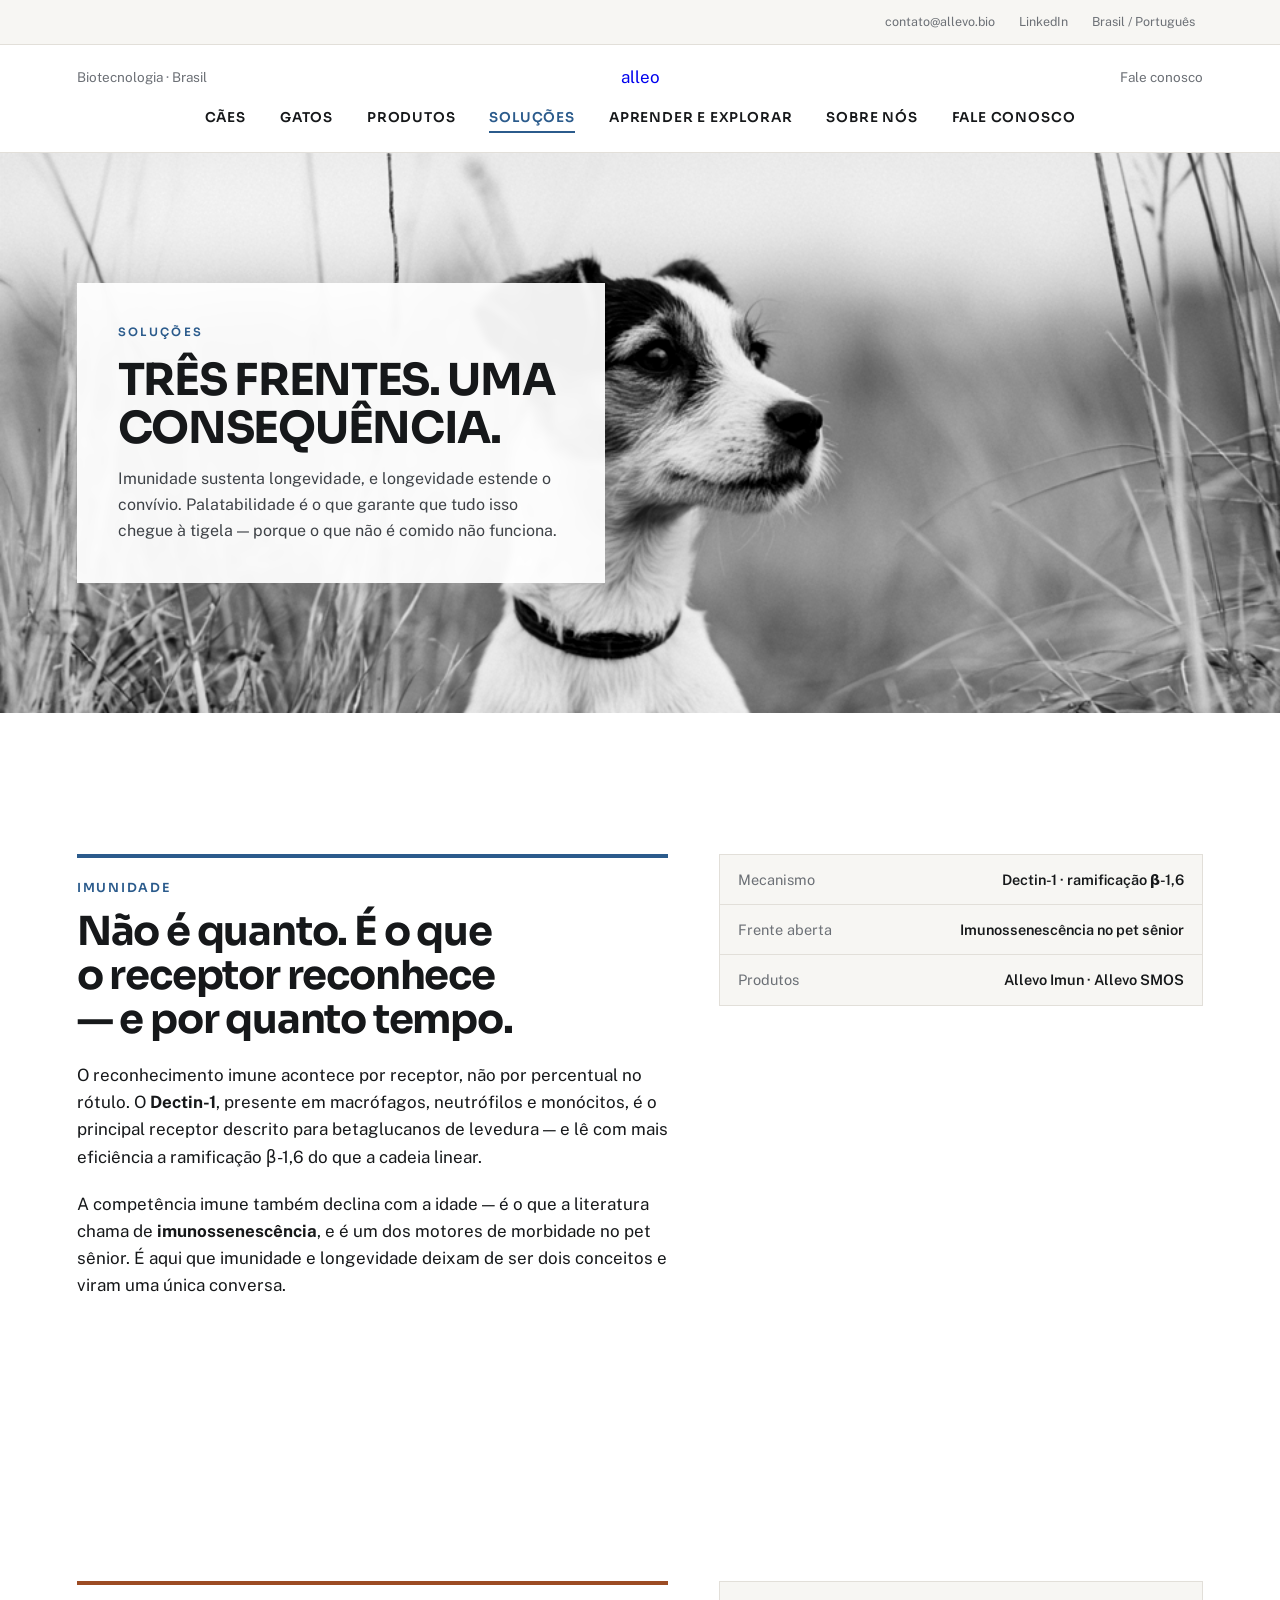
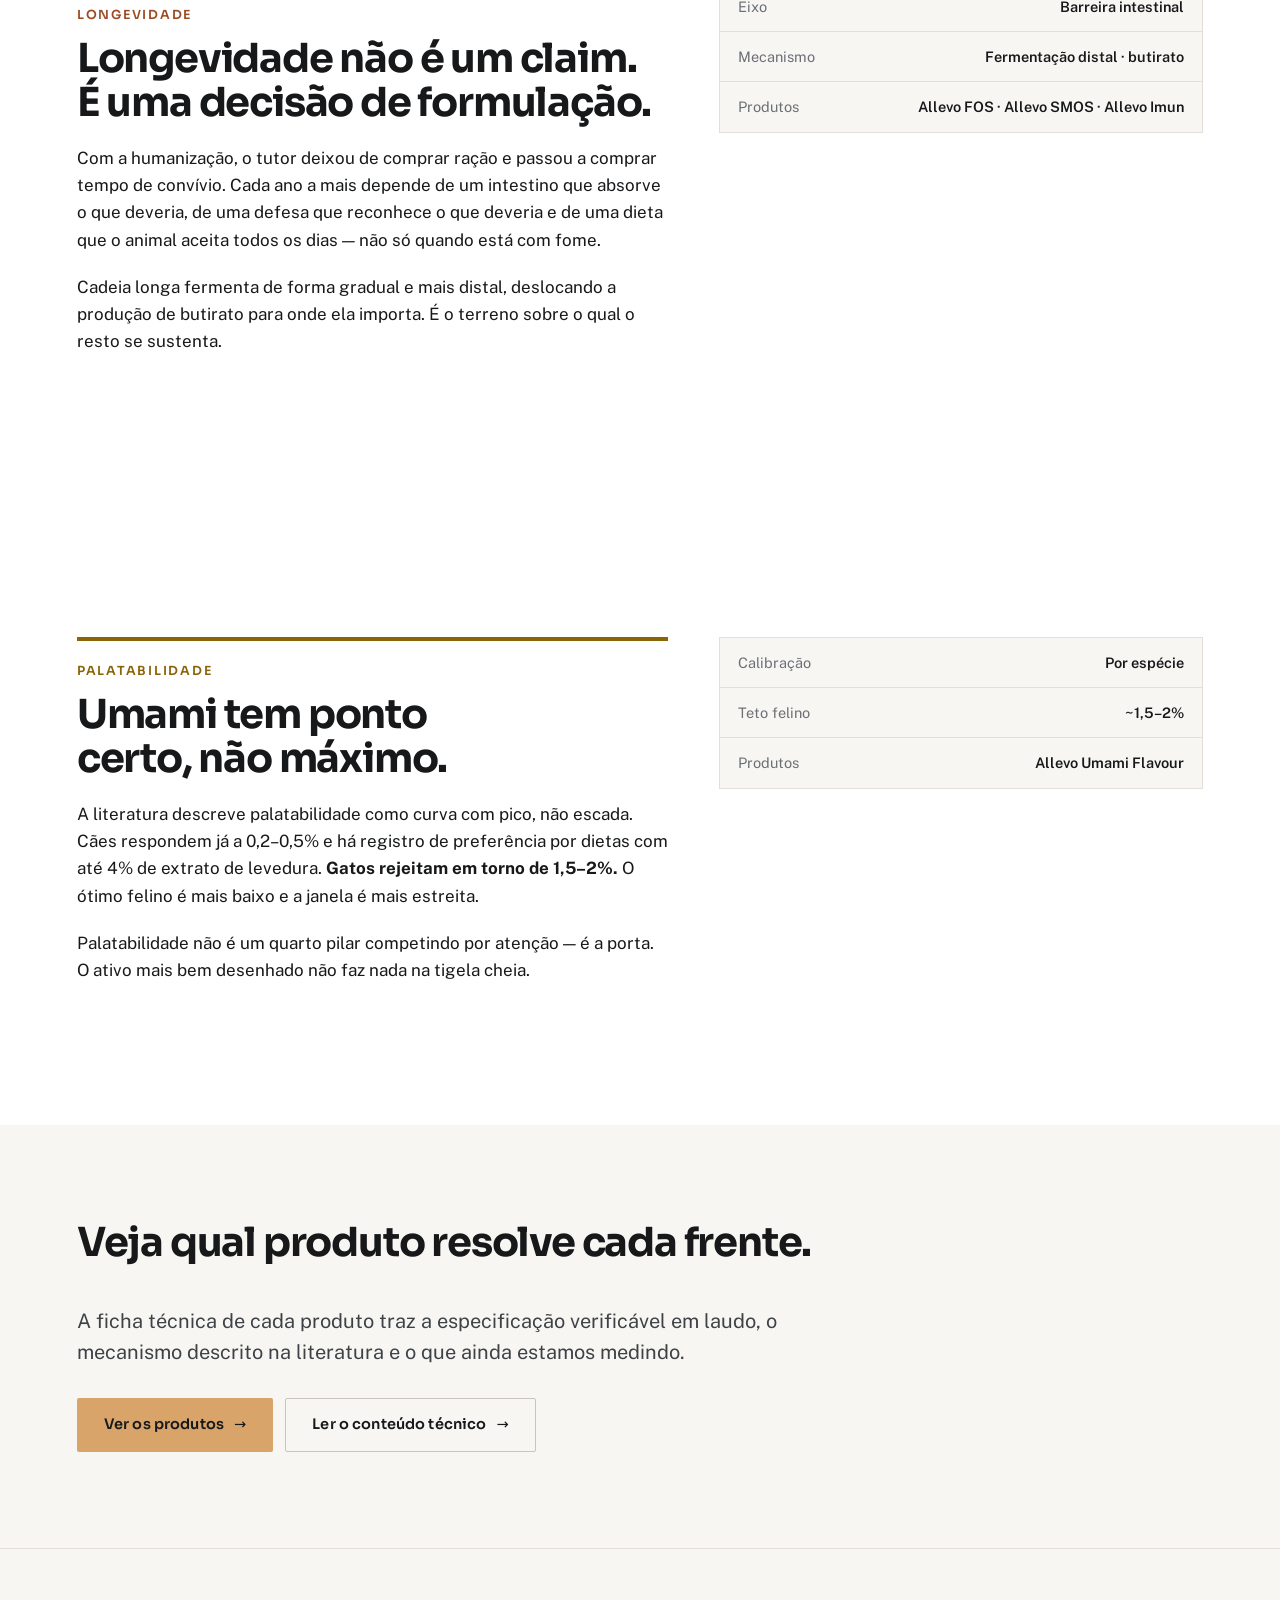
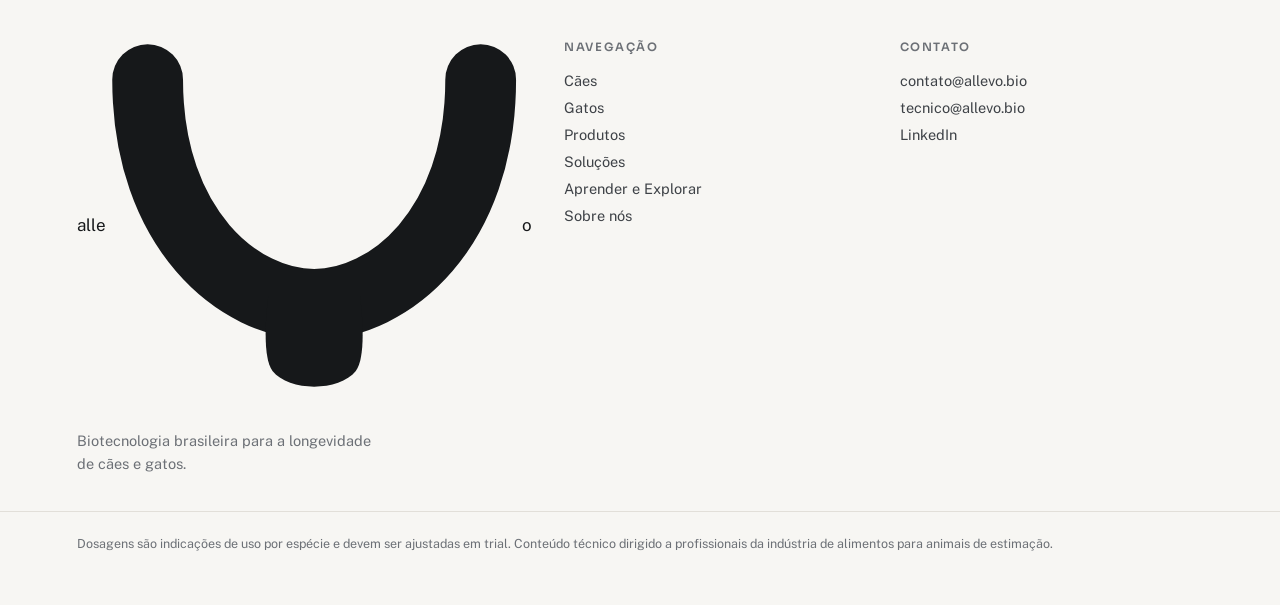
<file: solucoes.html>
<!DOCTYPE html>
<html lang="pt-BR">
<head>
<meta charset="utf-8">
<meta name="viewport" content="width=device-width, initial-scale=1">
<title>Soluções — Allevo</title>
<meta name="description" content="Imunidade, longevidade e palatabilidade: as três frentes que os produtos Allevo resolvem, e por que elas se conectam.">
<link rel="canonical" href="https://allevo.bio/solucoes.html">
<link rel="icon" href="favicon.svg" type="image/svg+xml">
<meta property="og:type" content="website">
<meta property="og:site_name" content="Allevo">
<meta property="og:locale" content="pt_BR">
<meta property="og:url" content="https://allevo.bio/solucoes.html">
<meta property="og:title" content="Soluções — Allevo">
<meta property="og:description" content="Imunidade, longevidade e palatabilidade: as três frentes que os produtos Allevo resolvem, e por que elas se conectam.">
<meta property="og:image" content="https://allevo.bio/img/og-allevo.jpg">
<meta property="og:image:width" content="1200">
<meta property="og:image:height" content="630">
<meta name="twitter:card" content="summary_large_image">
<meta name="theme-color" content="#FFFFFF">
<link rel="preconnect" href="https://fonts.googleapis.com">
<link rel="preconnect" href="https://fonts.gstatic.com" crossorigin>
<link href="https://fonts.googleapis.com/css2?family=Sora:wght@400;600;700&family=Public+Sans:wght@400;500;600;700&display=swap" rel="stylesheet">
<link rel="stylesheet" href="styles.css?v=8bb478e4">
</head>
<body>

<div class="topbar">
  <div class="topbar-in">
    <a href="mailto:contato@allevo.bio">contato@allevo.bio</a>
    <a href="#">LinkedIn</a>
    <span>Brasil / Português</span>
  </div>
</div>

<header class="nav">
  <div class="nav-in">
    <div class="nav-side"><span>Biotecnologia · Brasil</span></div>
    <a class="wordmark" href="index.html">alle<svg class="wordmark-v" viewBox="0 0 100 90" aria-hidden="true"><path d="M10 10 C 10 46, 32 64, 50 64 C 68 64, 90 46, 90 10" fill="none" stroke="currentColor" stroke-width="17" stroke-linecap="round"/><path d="M39 62 C 39 62, 37 76, 40 80 C 44 85, 56 85, 60 80 C 63 76, 61 62, 61 62 Z" fill="currentColor"/></svg>o</a>
    <div class="nav-side nav-side--r"><a href="index.html#contato" style="color:inherit;text-decoration:none">Fale conosco</a></div>
  </div>
  <nav class="nav-links">
      <a href="caes.html">Cães</a>
      <a href="gatos.html">Gatos</a>
      <a href="produtos.html">Produtos</a>
      <div class="nav-drop">
        <a href="solucoes.html" aria-current="page">Soluções</a>
        <div class="nav-drop-menu">
          <a href="solucoes.html#imunidade">Imunidade</a>
          <a href="solucoes.html#longevidade">Longevidade</a>
          <a href="solucoes.html#palatabilidade">Palatabilidade</a>
        </div>
      </div>
      <a href="aprender.html">Aprender e Explorar</a>
      <a href="sobre.html">Sobre nós</a>
      <a href="index.html#contato">Fale conosco</a>
  </nav>
  <div class="nav-mob">
    <div class="nav-mob-in">
      <a href="caes.html">Cães</a>
      <a href="gatos.html">Gatos</a>
      <a href="produtos.html">Produtos</a>
      <a href="solucoes.html" aria-current="page">Soluções</a>
      <a href="aprender.html">Aprender e Explorar</a>
      <a href="sobre.html">Sobre nós</a>
      <a href="index.html#contato">Fale conosco</a>
    </div>
  </div>
</header>

<main>
  <section class="act">
    <img class="act-photo bw" src="img/jack-russell-capim.png" alt="Cão adulto no capim alto">
    <div class="act-overlay">
      <div class="act-in">
        <div class="act-copy">
          <span class="act-kicker">Soluções</span>
          <h2 style="font-size:clamp(28px,3.6vw,44px)">Três frentes. Uma consequência.</h2>
          <p>Imunidade sustenta longevidade, e longevidade estende o convívio. Palatabilidade é o que garante que tudo isso chegue à tigela — porque o que não é comido não funciona.</p>
        </div>
      </div>
    </div>
  </section>

  <section class="band" id="imunidade" style="--bc: var(--imun)">
    <div class="spine sheet reveal">
      <div class="stack g20">
        <div class="sheet-head stack g12">
          <p class="eyebrow" style="color:var(--imun)">Imunidade</p>
          <h2>Não é quanto. É o que o receptor reconhece — e por quanto tempo.</h2>
        </div>
        <p>O reconhecimento imune acontece por receptor, não por percentual no rótulo. O <strong>Dectin-1</strong>, presente em macrófagos, neutrófilos e monócitos, é o principal receptor descrito para betaglucanos de levedura — e lê com mais eficiência a ramificação β-1,6 do que a cadeia linear.</p>
        <p>A competência imune também declina com a idade — é o que a literatura chama de <strong>imunossenescência</strong>, e é um dos motores de morbidade no pet sênior. É aqui que imunidade e longevidade deixam de ser dois conceitos e viram uma única conversa.</p>
      </div>
      <div class="specs">
          <div class="spec-row"><span class="spec-k">Mecanismo</span><span class="spec-v">Dectin-1 · ramificação β-1,6</span></div>
          <div class="spec-row"><span class="spec-k">Frente aberta</span><span class="spec-v">Imunossenescência no pet sênior</span></div>
          <div class="spec-row"><span class="spec-k">Produtos</span><span class="spec-v">Allevo Imun · Allevo SMOS</span></div>
      </div>
    </div>
  </section>

  <section class="band" id="longevidade" style="--bc: var(--fos)">
    <div class="spine sheet reveal">
      <div class="stack g20">
        <div class="sheet-head stack g12">
          <p class="eyebrow" style="color:var(--fos)">Longevidade</p>
          <h2>Longevidade não é um claim. É uma decisão de formulação.</h2>
        </div>
        <p>Com a humanização, o tutor deixou de comprar ração e passou a comprar tempo de convívio. Cada ano a mais depende de um intestino que absorve o que deveria, de uma defesa que reconhece o que deveria e de uma dieta que o animal aceita todos os dias — não só quando está com fome.</p>
        <p>Cadeia longa fermenta de forma gradual e mais distal, deslocando a produção de butirato para onde ela importa. É o terreno sobre o qual o resto se sustenta.</p>
      </div>
      <div class="specs">
          <div class="spec-row"><span class="spec-k">Eixo</span><span class="spec-v">Barreira intestinal</span></div>
          <div class="spec-row"><span class="spec-k">Mecanismo</span><span class="spec-v">Fermentação distal · butirato</span></div>
          <div class="spec-row"><span class="spec-k">Produtos</span><span class="spec-v">Allevo FOS · Allevo SMOS · Allevo Imun</span></div>
      </div>
    </div>
  </section>

  <section class="band" id="palatabilidade" style="--bc: var(--umami)">
    <div class="spine sheet reveal">
      <div class="stack g20">
        <div class="sheet-head stack g12">
          <p class="eyebrow" style="color:var(--umami)">Palatabilidade</p>
          <h2>Umami tem ponto certo, não máximo.</h2>
        </div>
        <p>A literatura descreve palatabilidade como curva com pico, não escada. Cães respondem já a 0,2–0,5% e há registro de preferência por dietas com até 4% de extrato de levedura. <strong>Gatos rejeitam em torno de 1,5–2%.</strong> O ótimo felino é mais baixo e a janela é mais estreita.</p>
        <p>Palatabilidade não é um quarto pilar competindo por atenção — é a porta. O ativo mais bem desenhado não faz nada na tigela cheia.</p>
      </div>
      <div class="specs">
          <div class="spec-row"><span class="spec-k">Calibração</span><span class="spec-v">Por espécie</span></div>
          <div class="spec-row"><span class="spec-k">Teto felino</span><span class="spec-v">~1,5–2%</span></div>
          <div class="spec-row"><span class="spec-k">Produtos</span><span class="spec-v">Allevo Umami Flavour</span></div>
      </div>
    </div>
  </section>

  <section class="band band--paper band--tight">
    <div class="spine stack g24 reveal">
      <h2>Veja qual produto resolve cada frente.</h2>
      <p class="lede">A ficha técnica de cada produto traz a especificação verificável em laudo, o mecanismo descrito na literatura e o que ainda estamos medindo.</p>
      <div class="btn-row">
        <a class="btn btn--primary" href="produtos.html">Ver os produtos</a>
        <a class="btn btn--outline" href="aprender.html">Ler o conteúdo técnico</a>
      </div>
    </div>
  </section>

</main>

<footer>
  <div class="spine foot">
    <div class="stack g16">
      <a class="wordmark" href="index.html">alle<svg class="wordmark-v" viewBox="0 0 100 90" aria-hidden="true"><path d="M10 10 C 10 46, 32 64, 50 64 C 68 64, 90 46, 90 10" fill="none" stroke="currentColor" stroke-width="17" stroke-linecap="round"/><path d="M39 62 C 39 62, 37 76, 40 80 C 44 85, 56 85, 60 80 C 63 76, 61 62, 61 62 Z" fill="currentColor"/></svg>o</a>
      <p style="color:var(--muted);font-size:14.5px;max-width:34ch">Biotecnologia brasileira para a longevidade de cães e gatos.</p>
    </div>
    <div>
      <h4>Navegação</h4>
      <div class="foot-col">
        <a href="caes.html">Cães</a>
        <a href="gatos.html">Gatos</a>
        <a href="produtos.html">Produtos</a>
        <a href="solucoes.html">Soluções</a>
        <a href="aprender.html">Aprender e Explorar</a>
        <a href="sobre.html">Sobre nós</a>
      </div>
    </div>
    <div>
      <h4>Contato</h4>
      <div class="foot-col">
        <a href="mailto:contato@allevo.bio">contato@allevo.bio</a>
        <a href="mailto:tecnico@allevo.bio">tecnico@allevo.bio</a>
        <a href="#">LinkedIn</a>
      </div>
    </div>
  </div>
  <div class="spine foot-bottom">
    Dosagens são indicações de uso por espécie e devem ser ajustadas em trial. Conteúdo técnico dirigido a profissionais da indústria de alimentos para animais de estimação.
  </div>
</footer>

<script src="reveal.js"></script>
</body>
</html>
</file>
<file: styles.css>
/* ==========================================================================
   Allevo — sistema visual v5
   Mundo em preto e branco. O azul Allevo é a única voz colorida da interface.
   As quatro cores de produto existem em um único bloco — e por isso saltam.
   ========================================================================== */

:root {
  --white:      #FFFFFF;
  --paper:      #F7F6F3;
  --paper-2:    #EDEBE6;
  --ink:        #16181A;
  --ink-2:      #3E4247;
  --muted:      #6C7076;
  --line:       #E2DFD9;
  --line-2:     #C9C5BD;

  /* A única cor da interface — azul da marca.
     Escolha competitiva: verde é a cor de toda a categoria de nutrição animal.
     O azul é o espaço cromático vago, e diz ciência em vez de agro. */
  --allevo:     #2B5B8C;  /* 7.05:1 sobre branco */
  --allevo-dk:  #1E4368;  /* hover */
  --allevo-sf:  #EAF0F7;

  /* Cores de produto — exclusivas do bloco de benefícios e das fichas.
     Calibradas para ≥4.5:1 como texto sobre branco E com branco por cima
     (elas viram fundo de botão). O âmbar original reprovava a 3.73:1.
     O Imun acompanha o azul da marca: é o produto-âncora. */
  --imun:       #2B5B8C;  /* 7.05:1 */
  --mos:        #1B7A62;  /* 5.24:1 */
  --fos:        #9C4C24;  /* 6.05:1 */
  --umami:      #8A6408;  /* 5.37:1 */

  /* Guia de marca — paleta oficial (slide "7. Cores"). */
  --oliva:      #66713F;
  --oliva-45:   #8A9464;
  --oliva-30:   #ADB489;
  --oliva-15:   #D0D3BC;
  --mel:        #D9A46A;
  --mel-dk:     #C28E56;  /* hover do botão primário, ~10% mais escuro */
  --floresta:   #2B331C;

  /* Territórios / soluções — cor do V no logo muda por página. */
  --t-longevidade:    #0B5D4B;
  --t-palatabilidade: #D83B1E;
  --t-imunidade:       #006CB3;
  --t-saude:           #64513D;
  --t-longevidade-sf:    #E3F0EC;
  --t-palatabilidade-sf: #FBE7E3;
  --t-imunidade-sf:       #E3EEF5;
  --t-saude-sf:           #EFEAE4;

  /* Paleta de comunicação — uso pontual (categorias de conteúdo). */
  --com-teal:    #00818F;
  --com-roxo:    #6F2277;
  --com-laranja: #FF5400;

  --display: 'Sora', system-ui, sans-serif;
  --sans: 'Public Sans', system-ui, -apple-system, sans-serif;

  --ease: cubic-bezier(0.22, 1, 0.36, 1);
  --spine: 1280px;
  --pad:   clamp(24px, 6vw, 88px);
  --band:  clamp(96px, 11vw, 184px);
}

/* O site é claro por decisão, não por padrão do sistema.
   A referência da categoria — Royal Canin, Biorigin, Ohly — é toda light-only,
   e aqui o branco é o fundo da marca: o preto só existe dentro das fotos.
   Por isso NÃO seguimos prefers-color-scheme. O tema escuro continua definido
   abaixo e só entra se alguém marcar data-theme="dark" explicitamente. */
:root[data-theme="light"] {
  --white: #FFFFFF; --paper: #F7F6F3; --paper-2: #EDEBE6;
  --ink: #16181A; --ink-2: #3E4247; --muted: #6C7076;
  --line: #E2DFD9; --line-2: #C9C5BD;
  --allevo: #2B5B8C; --allevo-dk: #1E4368; --allevo-sf: #EAF0F7;
  --imun: #2B5B8C; --mos: #1B7A62; --fos: #9C4C24; --umami: #8A6408;
}
:root[data-theme="dark"] {
  --white: #131517; --paper: #191C1F; --paper-2: #212528;
  --ink: #F2F1EE; --ink-2: #C6C9CD; --muted: #969AA0;
  --line: #2E3235; --line-2: #414649;
  --allevo: #7CB0E6; --allevo-dk: #9CC6F2; --allevo-sf: #16232F;
  --imun: #7CB0E6; --mos: #4FC3A1; --fos: #E8975C; --umami: #E5C255;
}

* { box-sizing: border-box; }

/* A nav e sticky (~86px). Sem isto o scroll suave entrega o leitor com o
   destino parcialmente encoberto pelo proprio cabecalho. */
section[id], article[id] { scroll-margin-top: 96px; }
html { scroll-behavior: smooth; }
@media (prefers-reduced-motion: reduce) { html { scroll-behavior: auto; } }

body {
  margin: 0;
  background: var(--white);
  color: var(--ink);
  font-family: var(--sans);
  font-size: 17px;
  line-height: 1.6;
  -webkit-font-smoothing: antialiased;
  overflow-x: hidden;
}

/* Fade-in ao carregar. Cache/back-nav pulam a transicao (o navegador ja tem
   o bitmap, nao ha o que revelar); carregamento fresco recebe 400ms. O
   reveal.js adiciona .is-loaded via JS; sem JS o media query abaixo garante
   que a foto nunca fica presa em opacity:0. */
img { display: block; max-width: 100%; opacity: 0; transition: opacity 400ms var(--ease); }
img.no-fade { transition: none; }
img.is-loaded { opacity: 1; }
@media (scripting: none) { img { opacity: 1; transition: none; } }

/* Toda fotografia do site vive em preto e branco. */
.bw { filter: grayscale(100%) contrast(1.05); }

/* ------------------------------------------------------------- Primitivos */

.spine { max-width: var(--spine); margin-inline: auto; padding-inline: var(--pad); }
.band { padding-block: var(--band); }
.band--paper { background: var(--paper); }
.band--tight { padding-block: clamp(68px, 7.5vw, 120px); }

h1, h2, h3, h4 { margin: 0; font-family: var(--display); text-wrap: balance; }

h1 {
  font-size: clamp(34px, 5vw, 58px);
  line-height: 1.04;
  letter-spacing: -0.035em;
  font-weight: 700;
}
h2 {
  font-size: clamp(27px, 3.3vw, 40px);
  line-height: 1.1;
  letter-spacing: -0.03em;
  font-weight: 700;
}
h3 { font-size: 19px; line-height: 1.3; letter-spacing: -0.02em; font-weight: 600; }

.blue { color: var(--allevo); }

p { margin: 0; max-width: 64ch; }
.lede { font-size: clamp(17px, 1.8vw, 20px); line-height: 1.55; color: var(--ink-2); }
.small { font-size: 14px; color: var(--muted); line-height: 1.55; }

/* Havia quatro tracking diferentes para o mesmo papel de rotulo. Uma escala. */
.eyebrow, .act-kicker, .post-meta, .sci-k, .foot h4 {
  font-family: var(--display);
  font-size: 12.5px; font-weight: 600;
  letter-spacing: 0.14em; text-transform: uppercase;
}
.eyebrow { color: var(--ink-2); margin: 0; }

.stack { display: flex; flex-direction: column; }
.g8{gap:8px} .g12{gap:12px} .g16{gap:16px} .g20{gap:20px}
.g24{gap:clamp(22px,2.4vw,36px)} .g32{gap:clamp(28px,3.2vw,48px)}
.g40{gap:clamp(36px,4.2vw,64px)} .g56{gap:clamp(52px,6.4vw,96px)}

/* Respiro entre título e corpo. O eyebrow fica colado no título (pertence a
   ele); o corpo se afasta. */
.stack > h1 + p, .stack > h2 + p,
.stack > h1 + .lede, .stack > h2 + .lede { margin-top: 10px; }

/* ---------------------------------------------------------------- Botões */

.btn {
  display: inline-flex; align-items: center; gap: 10px;
  padding: 14px 26px; border: 1.5px solid transparent; border-radius: 2px;
  font-family: var(--display); font-size: 14.5px; font-weight: 600;
  letter-spacing: 0.01em; text-decoration: none; cursor: pointer;
  transition: transform 150ms var(--ease), background-color 170ms ease,
              color 170ms ease, border-color 170ms ease, filter 170ms ease;
}
.btn:active { transform: scale(0.975); }
.btn:focus-visible { outline: 2px solid var(--allevo); outline-offset: 3px; }
.btn::after { content: "→"; font-weight: 400; }

/* Botão primário no Mel do guia — contraste checado: branco em cima do Mel
   dá só 2.22:1 (reprova AA), --ink em cima dá 8.03:1. */
.btn--primary { background: var(--mel); color: var(--ink); }
.btn--outline { background: transparent; color: var(--ink); border-color: var(--line-2); }

@media (hover: hover) and (pointer: fine) {
  .btn--primary:hover { background: var(--mel-dk); }
  .btn--outline:hover { border-color: var(--allevo); color: var(--allevo); }
}
.btn-row { display: flex; flex-wrap: wrap; gap: 12px; }

/* ------------------------------------------------------------------- Nav */

.topbar {
  background: var(--paper);
  border-bottom: 1px solid var(--line);
  font-size: 12.5px; color: var(--muted);
}
.topbar-in {
  max-width: var(--spine); margin-inline: auto;
  padding: 0 var(--pad);
  display: flex; justify-content: flex-end; gap: 8px;
}
.topbar a, .topbar span { display: inline-block; padding: 12px 8px; }
.topbar a { color: inherit; text-decoration: none; }
@media (hover:hover){ .topbar a:hover { color: var(--ink); } }

.nav { position: sticky; top: 0; z-index: 50; background: var(--white);
       border-bottom: 1px solid var(--line); }

.nav-in {
  max-width: var(--spine); margin-inline: auto;
  padding: 22px var(--pad) 0;
  display: grid; grid-template-columns: 1fr auto 1fr; align-items: center; gap: 16px;
}
.nav-side { display: flex; align-items: center; gap: 14px; font-size: 13.5px; color: var(--muted); }
.nav-side--r { justify-content: flex-end; }

.wordmark {
  text-decoration: none; line-height: 1;
  justify-self: center;
  display: inline-flex; align-items: center;
}
/* Logo oficial do guia de marca — arquivo do usuário, recortado, não um
   traço redesenhado. .wordmark-img troca por página nas Soluções, via
   atributo src (ver .wordmark-img[data-territorio] em cada página). */
.wordmark-img { height: 27px; width: auto; display: block; }
.foot .wordmark-img { height: 32px; }

.nav-links {
  max-width: var(--spine); margin-inline: auto;
  padding: 18px var(--pad) 19px;
  display: none; justify-content: center; gap: 34px;
  font-family: var(--display); font-size: 13.5px; font-weight: 600;
  letter-spacing: 0.06em; text-transform: uppercase;
}
.nav-links a {
  color: var(--ink); text-decoration: none;
  border-bottom: 2px solid transparent; padding-bottom: 3px;
  transition: color 160ms ease, border-color 160ms ease;
}
.nav-links a[aria-current="page"] { color: var(--allevo); border-color: var(--allevo); }
@media (hover:hover){ .nav-links a:hover { color: var(--allevo); } }
@media (min-width: 900px) { .nav-links { display: flex; } }

/* Soluções: único item com submenu. Hover/focus-within — sem JS, porque o
   resto do site já vive sem framework e um toggle de menu não merece um. */
.nav-drop { position: relative; display: inline-flex; }
.nav-drop-menu {
  position: absolute; top: 100%; left: 50%; transform: translate(-50%, 4px);
  margin-top: 12px;
  background: var(--white); border: 1px solid var(--line); border-radius: 12px;
  padding: 8px; min-width: 190px;
  box-shadow: 0 16px 40px rgba(20, 24, 20, 0.10);
  display: flex; flex-direction: column; gap: 2px;
  opacity: 0; visibility: hidden; pointer-events: none;
  transition: opacity 160ms var(--ease), transform 160ms var(--ease), visibility 160ms;
  z-index: 30;
}
.nav-drop-menu a {
  font-family: var(--sans); font-size: 14px; font-weight: 600;
  letter-spacing: normal; text-transform: none;
  color: var(--ink); text-decoration: none;
  padding: 9px 12px; border-radius: 7px; border-bottom: none;
}
@media (hover:hover) { .nav-drop-menu a:hover { background: var(--allevo-sf); color: var(--allevo); } }
.nav-drop-menu a:focus-visible { outline: 2px solid var(--allevo); outline-offset: -2px; border-radius: 7px; }
.nav-drop:hover .nav-drop-menu, .nav-drop:focus-within .nav-drop-menu {
  opacity: 1; visibility: visible; pointer-events: auto; transform: translate(-50%, 0);
}
@media (prefers-reduced-motion: reduce) { .nav-drop-menu { transition: none; } }

/* Faixa rolável no mobile */
/* A faixa cortava 3 dos 6 links sem nenhum sinal de que rolava. A mascara
   dissolve a ultima palavra na borda: e o sinal padrao de "ha mais aqui". */
.nav-mob {
  display: block; border-top: 1px solid var(--line);
  overflow-x: auto; scrollbar-width: none; position: relative;
  -webkit-mask-image: linear-gradient(90deg, #000 0, #000 calc(100% - 44px), transparent 100%);
          mask-image: linear-gradient(90deg, #000 0, #000 calc(100% - 44px), transparent 100%);
  scroll-snap-type: x proximity;
  overscroll-behavior-x: contain;
}
.nav-mob a { scroll-snap-align: start; }
.nav-mob::-webkit-scrollbar { display: none; }
.nav-mob-in {
  display: flex; gap: 8px; padding: 4px var(--pad) 5px;
  width: max-content; min-width: 100%;
  font-family: var(--display); font-size: 12.5px; font-weight: 600;
  letter-spacing: 0.06em; text-transform: uppercase;
}
.nav-mob a { color: var(--ink); text-decoration: none; white-space: nowrap;
              display: block; padding: 12px 10px; margin-inline: -10px; }
.nav-mob a[aria-current="page"] { color: var(--allevo); }

/* Foco autoral tambem na navegacao, topbar e rodape — sem isto o anel muda
   de aparencia entre Chrome, Safari e Firefox no meio da pagina. */
.nav-links a:focus-visible, .nav-mob a:focus-visible,
.topbar a:focus-visible, footer a:focus-visible {
  outline: 2px solid var(--allevo); outline-offset: 3px; border-radius: 2px;
}
@media (min-width: 900px) { .nav-mob { display: none; } }

/* ---------------------------------------------------- Hero mosaico (RC) */

/* Fundo claro também nos vãos do mosaico: as fotos flutuam em vez de
   ficarem presas numa grade escura. */
.hero { position: relative; background: var(--white); }

.mosaic {
  display: grid;
  grid-template-columns: repeat(6, 1fr);
  grid-auto-rows: clamp(150px, 21vw, 250px);
  gap: 3px;
}
.mosaic img { width: 100%; height: 100%; object-fit: cover; }
/* No mobile a grade de 3 colunas nao fechava com as 7 imagens: sobravam
   4 celulas brancas e a 7a foto era escondida. Posicionamento explicito
   fecha as 12 celulas em 4 linhas. */
@media (max-width: 780px) {
  .mosaic {
    grid-template-columns: repeat(3, 1fr);
    grid-auto-rows: clamp(96px, 27vw, 124px);
    gap: 3px;
  }
  .mosaic img { background: var(--paper-2); }
  .mosaic img:nth-child(1) { grid-column: 1 / 3 !important; grid-row: 1 / 3 !important; }
  .mosaic img:nth-child(2) { grid-column: 3 !important;     grid-row: 1 !important; }
  .mosaic img:nth-child(3) { grid-column: 3 !important;     grid-row: 2 !important; }
  .mosaic img:nth-child(4) { grid-column: 1 / 3 !important; grid-row: 3 !important; }
  .mosaic img:nth-child(5) { grid-column: 3 !important;     grid-row: 3 !important; }
  .mosaic img:nth-child(6) { grid-column: 1 !important;     grid-row: 4 !important; }
  .mosaic img:nth-child(7) { grid-column: 2 / 4 !important; grid-row: 4 !important; }
}

.hero-panel {
  position: absolute; inset: 0;
  display: flex; align-items: center;
  pointer-events: none;
}
.hero-panel-in {
  max-width: var(--spine); margin-inline: auto; width: 100%;
  padding-inline: var(--pad);
}
.hero-card {
  background: color-mix(in srgb, var(--white) 94%, transparent);
  backdrop-filter: blur(3px);
  padding: clamp(32px, 4.4vw, 60px) clamp(30px, 4.4vw, 68px);
  max-width: 800px;
  pointer-events: auto;
  display: flex; flex-direction: column; gap: 18px;
}
.hero-card h1 { font-size: clamp(30px, 4.6vw, 54px); }
.hero-sub {
  font-family: var(--display); font-weight: 400;
  font-size: clamp(16px, 1.9vw, 21px); color: var(--ink-2);
  letter-spacing: -0.01em; max-width: 46ch;
}
/* O cartao caia para baixo da foto e jogava a headline e o CTA para fora
   da dobra. Margem negativa devolve a sobreposicao do desktop e sobe o
   conteudo inteiro para dentro da primeira tela. */
@media (max-width: 780px) {
  .hero { overflow: hidden; }
  .hero-panel { position: static; }
  .hero-panel-in { padding-inline: 14px; }
  .hero-card {
    max-width: none;
    position: relative; z-index: 2;
    margin-top: clamp(-76px, -14vw, -44px);
    background: color-mix(in srgb, var(--white) 96%, transparent);
    backdrop-filter: blur(6px);
    padding: clamp(24px, 6vw, 32px) clamp(20px, 5.5vw, 28px);
    gap: 16px;
  }

  /* A ABERTURA — tres tempos que se sobrepoem, uma vez na carga.
     1) as 7 fotos varrem em cascata, alternando direcao, e o mosaico se monta
     2) o cartao entra desfocado sobre as fotos e RESOLVE O FOCO
     3) headline, subtitulo e botao sobem em sequencia
     So clip-path nas fotos: um scale vazaria pelo gap de 3px, e um filter
     sobrescreveria o .bw que deixa tudo em preto e branco. */
  .mosaic img { will-change: clip-path; }
  .mosaic img:nth-child(1) { animation: tile-y 760ms cubic-bezier(.16,1,.3,1)   0ms both; }
  .mosaic img:nth-child(2) { animation: tile-x 760ms cubic-bezier(.16,1,.3,1)  70ms both; }
  .mosaic img:nth-child(3) { animation: tile-x 760ms cubic-bezier(.16,1,.3,1) 140ms both; }
  .mosaic img:nth-child(4) { animation: tile-y 760ms cubic-bezier(.16,1,.3,1) 200ms both; }
  .mosaic img:nth-child(5) { animation: tile-x 760ms cubic-bezier(.16,1,.3,1) 260ms both; }
  .mosaic img:nth-child(6) { animation: tile-y 760ms cubic-bezier(.16,1,.3,1) 320ms both; }
  .mosaic img:nth-child(7) { animation: tile-x 760ms cubic-bezier(.16,1,.3,1) 370ms both; }

  .hero-card { animation: card-focus 700ms var(--ease) 430ms both; }
  .hero-card > :nth-child(1) { animation: line-up 520ms var(--ease) 640ms both; }
  .hero-card > :nth-child(2) { animation: line-up 520ms var(--ease) 710ms both; }
  .hero-card > :nth-child(3) { animation: line-up 520ms var(--ease) 780ms both; }
}

@keyframes tile-y { from { clip-path: inset(0 0 100% 0); } to { clip-path: inset(0 0 0 0); } }
@keyframes tile-x { from { clip-path: inset(0 100% 0 0); } to { clip-path: inset(0 0 0 0); } }
@keyframes card-focus {
  from { opacity: 0; transform: translateY(20px); backdrop-filter: blur(16px); }
  to   { opacity: 1; transform: translateY(0);    backdrop-filter: blur(6px); }
}
@keyframes line-up {
  from { opacity: 0; transform: translateY(12px); }
  to   { opacity: 1; transform: translateY(0); }
}

/* !important porque as regras da abertura vivem dentro de media query e
   ganham em especificidade. */
@media (prefers-reduced-motion: reduce) {
  .mosaic img, .hero-card, .hero-card > * {
    animation: none !important; clip-path: none !important;
    opacity: 1 !important; transform: none !important;
  }
}

/* --------------------------------------------------- Faixa de necessidades */

.needs {
  display: grid; grid-template-columns: repeat(2, 1fr);
  border-top: 1px solid var(--line);
}
@media (min-width: 760px) { .needs { grid-template-columns: repeat(4, 1fr); } }

.need {
  display: flex; flex-direction: column; align-items: center;
  gap: 12px;
  /* :active herda o mesmo fundo do hover — feedback de toque tambem sem mouse */
  padding: clamp(32px, 3.2vw, 44px) clamp(16px, 2vw, 24px) clamp(34px, 3.4vw, 48px);
  text-align: center; text-decoration: none;
  color: var(--ink);
  border-right: 1px solid var(--line); border-bottom: 1px solid var(--line);
  transition: background-color 180ms ease;
}
.need:last-child { border-right: none; }
/* Na grade de 2 colunas do mobile a 2a celula ficava com borda colada na
   borda da viewport. */
@media (max-width: 759px) { .need:nth-child(2n) { border-right: none; } }
/* --t/--t-sf: cor do território, definida inline por card (guia de cores —
   cada card usa a cor da solução correspondente, só no ícone e no título). */
.need svg { width: 34px; height: 34px; stroke: var(--t, var(--ink)); fill: none;
            stroke-width: 1.4; stroke-linecap: round; stroke-linejoin: round; }
.need-t { font-family: var(--display); font-size: 15px; font-weight: 600; letter-spacing: -0.01em;
          color: var(--t, var(--ink)); }
.need-d { font-size: 13.5px; color: var(--muted); line-height: 1.5; max-width: 26ch; }
@media (hover:hover){
  .need:hover { background: var(--t-sf, var(--allevo-sf)); }
}
.need:focus-visible { outline: 2px solid var(--t, var(--allevo)); outline-offset: -2px; }
.need:active { background: var(--t-sf, var(--allevo-sf)); }

/* ------------------------------------------------------------ Atos (bandas) */

/* Os atos usam o mesmo dispositivo do hero: cartão claro sobre a foto.
   A foto segue full-bleed; o texto nunca depende de gradiente escuro. */
.act { position: relative; background: var(--white); }
.act-photo { width: 100%; height: clamp(360px, 44vw, 560px); object-fit: cover; }
.act-overlay {
  position: absolute; inset: 0; display: flex; align-items: center;
}
.act-in { max-width: var(--spine); margin-inline: auto; width: 100%; padding-inline: var(--pad); }
.act-copy {
  max-width: 33rem; color: var(--ink);
  display: flex; flex-direction: column; gap: 14px;
  background: color-mix(in srgb, var(--white) 94%, transparent);
  backdrop-filter: blur(3px);
  padding: clamp(24px, 3.2vw, 40px) clamp(22px, 3.2vw, 44px);
}
.act-copy h2 { color: var(--ink); text-transform: uppercase; font-size: clamp(28px, 3.6vw, 44px); }
.act-copy p { color: var(--ink-2); font-size: 16px; }
.act-kicker {
  font-family: var(--display); font-size: 11.5px; font-weight: 600;
  letter-spacing: 0.2em; text-transform: uppercase; color: var(--allevo);
}
.act-tags { display: flex; flex-wrap: wrap; gap: 8px; }
.act-tag {
  font-size: 12.5px; padding: 5px 12px; border-radius: 999px;
  border: 1px solid var(--line-2); color: var(--ink-2);
}
/* O cartao virava uma laje de largura total cobrindo a metade inferior da
   foto — justamente onde esta o sujeito. Sobe o enquadramento e devolve a
   sobreposicao, igual ao hero. */
@media (max-width: 720px) {
  .act-photo { height: clamp(300px, 62vw, 400px); object-position: 50% 32%; }
  .act-overlay { align-items: flex-end; }
  .act-in { padding-inline: 14px; padding-bottom: 0; }
  .act-copy {
    max-width: none;
    margin-bottom: clamp(-40px, -9vw, -24px);
    position: relative; z-index: 2;
    background: color-mix(in srgb, var(--white) 96%, transparent);
    padding: clamp(22px, 5.5vw, 30px) clamp(20px, 5vw, 26px);
  }
}

/* Ato em split — foto + texto, o padrão do anexo Eukanuba */
.act-split { display: grid; grid-template-columns: 1fr; background: var(--white); }
@media (min-width: 860px) { .act-split { grid-template-columns: 1fr 1fr; } }
.act-split img { width: 100%; height: 100%; min-height: 340px; max-height: 560px; object-fit: cover; }
.act-split-copy {
  display: flex; flex-direction: column; gap: 15px; justify-content: center;
  padding: clamp(34px, 5vw, 72px) clamp(24px, 4vw, 62px);
  color: var(--ink);
}
.act-split-copy h2 { color: var(--ink); text-transform: uppercase; }
.act-split-copy p { color: var(--ink-2); font-size: 16px; }

/* ------------------------------------------- Benefícios × produtos (Biorigin) */

.benefits { display: grid; gap: 14px; grid-template-columns: repeat(2, 1fr); }
@media (min-width: 820px) { .benefits { grid-template-columns: repeat(5, 1fr); } }

/* O card tinha o icone flutuando no meio de um vazio e as barras coladas na
   base. A foto ocupa o topo, o rotulo e as barras fecham embaixo: o card
   passa a ter peso e a fotografia — o ativo da marca — entra no bloco. */
.benefit {
  background: var(--white); border: 1px solid var(--line);
  display: flex; flex-direction: column; overflow: hidden;
}
.benefit-photo {
  width: 100%; aspect-ratio: 4 / 3; object-fit: cover;
  object-position: 50% 42%;
  border-bottom: 1px solid var(--line);
}
/* Esta e 21:9: o corte central cai no fundo desfocado. Puxa para o sujeito. */
.benefit-photo[src$="filhote-jardim.png"] { object-position: 72% 50%; }
.benefit-photo[src$="golden-tutor.png"]   { object-position: 60% 50%; }
.benefit-body {
  padding: 20px 20px 22px; display: flex; flex-direction: column;
  gap: 10px; flex: 1;
}
.benefit-t { font-family: var(--display); font-size: 15px; font-weight: 600;
             letter-spacing: -0.015em; }
.benefit svg { width: 26px; height: 26px; stroke: var(--ink-2); fill: none;
               stroke-width: 1.4; stroke-linecap: round; stroke-linejoin: round; }
.benefit-head { display: flex; align-items: center; gap: 9px; }
.bars { margin-top: auto; display: flex; flex-direction: column; gap: 5px; width: 100%;
        padding-top: 12px; }
.bars i { display: block; height: 6px; border-radius: 3px; }

/* Variante de texto — paginas de especie e "como trabalhamos". Substitui os
   9 style= inline repetidos. */
.benefit--wide { padding: clamp(24px, 2.6vw, 32px); gap: 12px; }
.benefit--wide .benefit-t { margin-bottom: 2px; }
.benefits--auto { grid-template-columns: repeat(auto-fit, minmax(248px, 1fr)); }
.b-imun  { background: var(--imun); }
.b-mos   { background: var(--mos); }
.b-fos   { background: var(--fos); }
.b-umami { background: var(--umami); }

.brands { display: grid; gap: 18px; grid-template-columns: repeat(2, 1fr); }
@media (min-width: 820px) { .brands { grid-template-columns: repeat(4, 1fr); } }
.brand { display: flex; flex-direction: column; align-items: center; gap: 12px; }
.brand-name {
  font-family: var(--display); font-size: 19px; font-weight: 700;
  letter-spacing: -0.03em; color: var(--bc); text-align: center;
}
.brand-rule { width: 100%; height: 4px; border-radius: 2px; background: var(--bc); }
.brand-note { font-size: 13px; color: var(--muted); text-align: center; min-height: 3.4em; }
.brand .btn { background: var(--bc); color: #FFF; padding: 11px 22px; font-size: 13.5px; }
@media (hover:hover){ .brand .btn:hover { filter: brightness(0.86); } }
.brand--imun  { --bc: var(--imun); }
.brand--mos   { --bc: var(--mos); }
.brand--fos   { --bc: var(--fos); }
.brand--umami { --bc: var(--umami); }

/* ------------------------------------------------------------------ Blog */

.posts { display: grid; gap: 24px; grid-template-columns: 1fr; }
@media (min-width: 760px) { .posts { grid-template-columns: repeat(3, 1fr); } }
.post { text-decoration: none; color: var(--ink); display: flex; flex-direction: column; gap: 12px; }
.post { transition: opacity 140ms var(--ease); }
.post:active { opacity: 0.72; }
.post-img { aspect-ratio: 3/2; width: 100%; object-fit: cover; }
.post-meta {
  font-family: var(--display); font-size: 11.5px; font-weight: 600;
  letter-spacing: 0.12em; text-transform: uppercase; color: var(--allevo);
}
.post h3 { transition: color 160ms ease; }
.post p { font-size: 14.5px; color: var(--muted); }
@media (hover:hover){ .post:hover h3 { color: var(--allevo); } }
.post:focus-visible { outline: 2px solid var(--allevo); outline-offset: 4px; }

/* Material rico */
.gated {
  background: var(--allevo-sf);
  border: 1px solid color-mix(in srgb, var(--allevo) 24%, transparent);
  padding: clamp(26px, 4vw, 44px);
  display: grid; gap: clamp(24px, 3vw, 44px); grid-template-columns: 1fr;
}
@media (min-width: 880px) { .gated { grid-template-columns: 1.05fr .95fr; align-items: center; } }
.gated ul { margin: 0; padding-left: 20px; display: flex; flex-direction: column; gap: 9px; }
.gated li { font-size: 15px; }
/* As razões que ficam atrás do formulário precisam parecer bloqueadas,
   não apenas cinzas — senão a mecânica do material rico não se lê. */
.gated li.locked {
  color: var(--muted); list-style: none; margin-left: -20px;
  display: flex; align-items: flex-start; gap: 9px;
}
.gated li.locked svg {
  flex: none; width: 15px; height: 15px; margin-top: 4px;
  stroke: var(--allevo); fill: none; stroke-width: 1.6;
  stroke-linecap: round; stroke-linejoin: round;
}
.form { display: flex; flex-direction: column; gap: 11px; background: var(--white); padding: 22px; }
.form label { font-size: 12.5px; font-weight: 600; color: var(--ink-2); }
.form input, .form select {
  font: inherit; font-size: 15px; padding: 11px 13px;
  border: 1px solid var(--line-2); border-radius: 2px;
  background: var(--white); color: var(--ink); width: 100%;
}
.form input:focus-visible, .form select:focus-visible { outline: 2px solid var(--allevo); outline-offset: 1px; }

/* ------------------------------------------------------------- Ciência */

.sci-photo { width: 100%; aspect-ratio: 4 / 5; object-fit: cover; object-position: 50% 45%; }
@media (max-width: 879px) { .sci-photo { aspect-ratio: 16 / 10; } }

.sci { display: grid; gap: clamp(28px, 4vw, 56px); grid-template-columns: 1fr; align-items: center; }
@media (min-width: 880px) { .sci { grid-template-columns: .95fr 1.05fr; } }
.sci-list { display: flex; flex-direction: column; }
.sci-item { padding: 18px 0; border-top: 1px solid var(--line); display: flex; flex-direction: column; gap: 5px; }
.sci-item:last-child { border-bottom: 1px solid var(--line); }
.sci-k { font-family: var(--display); font-size: 11.5px; font-weight: 600;
         letter-spacing: 0.14em; text-transform: uppercase; color: var(--allevo); }
.sci-v { font-size: 15.5px; color: var(--ink-2); }

/* ------------------------------------------------------- Fichas de produto */

.sheet { display: grid; gap: clamp(28px, 4vw, 52px); grid-template-columns: 1fr; }
@media (min-width: 900px) { .sheet { grid-template-columns: 1.1fr .9fr; align-items: start; } }
.sheet-head { border-top: 4px solid var(--bc); padding-top: 20px; }
.specs { border: 1px solid var(--line); background: var(--paper); }
.spec-row { display: grid; grid-template-columns: 1fr auto; gap: 16px;
            padding: 13px 18px; border-bottom: 1px solid var(--line); font-size: 14.5px; }
.spec-row:last-child { border-bottom: none; }
.spec-k { color: var(--muted); }
.spec-v { font-weight: 600; text-align: right; }

/* -------------------------------------------------------------- Rodapé */

footer { background: var(--paper); color: var(--ink); border-top: 1px solid var(--line);
         padding-block: clamp(64px, 7vw, 96px) clamp(40px, 4vw, 56px); }
footer a { color: var(--ink-2); text-decoration: none; }
@media (hover:hover){ footer a:hover { color: var(--allevo); } }
.foot { display: grid; gap: 32px; grid-template-columns: 1fr; }
@media (min-width: 760px) { .foot { grid-template-columns: 1.5fr 1fr 1fr; } }
.foot h4 { font-family: var(--display); font-size: 11.5px; letter-spacing: 0.14em;
           text-transform: uppercase; color: var(--muted);
           margin: 0 0 12px; font-weight: 600; }
.foot-col { display: flex; flex-direction: column; gap: 4px; font-size: 14.5px; }
.foot-col a { display: inline-block; padding: 6px 0; margin: -6px 0; }
.foot .wordmark { color: var(--ink); justify-self: start; }
.foot-bottom { margin-top: 36px; padding-top: 22px; border-top: 1px solid var(--line);
               font-size: 12.5px; color: var(--muted); }

/* ------------------------------------------------------------- Reveal */

/* Conteudo institucional nunca deve depender de JS para existir. */
@media (scripting: none) { .reveal { opacity: 1; transform: none; } }
.reveal { opacity: 0; transform: translateY(16px); }
.reveal.is-in { opacity: 1; transform: none;
  transition: opacity 620ms var(--ease), transform 620ms var(--ease); }
@media (prefers-reduced-motion: reduce) {
  .reveal { opacity: 1; transform: none; transition: none; }
  .btn, .need, .post, .post h3, .toc a { transition: none; }
  img { transition-duration: 120ms; }
}

/* --------------------------------------------------------------- Artigos */

.article { max-width: 690px; margin-inline: auto; }
.article h2 { font-size: clamp(24px, 2.8vw, 33px); margin-top: 8px; }
.article h3 { font-size: 19px; margin-top: 14px; }
.article p { font-size: 17px; line-height: 1.68; max-width: none; }
.article > * + * { margin-top: 26px; }
.article ol, .article ul { margin: 0; padding-left: 22px; display: flex; flex-direction: column; gap: 10px; }
.article li { font-size: 17px; line-height: 1.6; }
.article-head { border-bottom: 1px solid var(--line); padding-bottom: 22px; }
.article-note {
  border-left: 3px solid var(--allevo);
  padding: 4px 0 4px 18px;
  font-size: 15px; color: var(--muted); font-style: italic;
}
.article-sign {
  font-family: var(--display); font-weight: 700;
  font-size: 19px; letter-spacing: -0.02em; color: var(--allevo);
  padding-top: 6px;
}
.toc { display: flex; flex-direction: column; }
.toc a {
  display: grid; grid-template-columns: auto 1fr auto; gap: 18px; align-items: baseline;
  padding: 18px 0; border-bottom: 1px solid var(--line);
  text-decoration: none; color: var(--ink);
  transition: padding-inline 200ms var(--ease), background-color 200ms ease;
}
.toc a:active { background: var(--paper); }
.toc a:first-child { border-top: 1px solid var(--line); }
.toc-n { font-family: var(--display); font-size: 13px; color: var(--allevo); font-weight: 600; }
.toc-t { font-family: var(--display); font-weight: 600; font-size: 17.5px; letter-spacing: -0.02em; }
.toc-m { font-size: 13px; color: var(--muted); white-space: nowrap; }
@media (hover:hover){ .toc a:hover { background: var(--paper); padding-inline: 12px; } }
.toc a:focus-visible { outline: 2px solid var(--allevo); outline-offset: -2px; }
</file>
